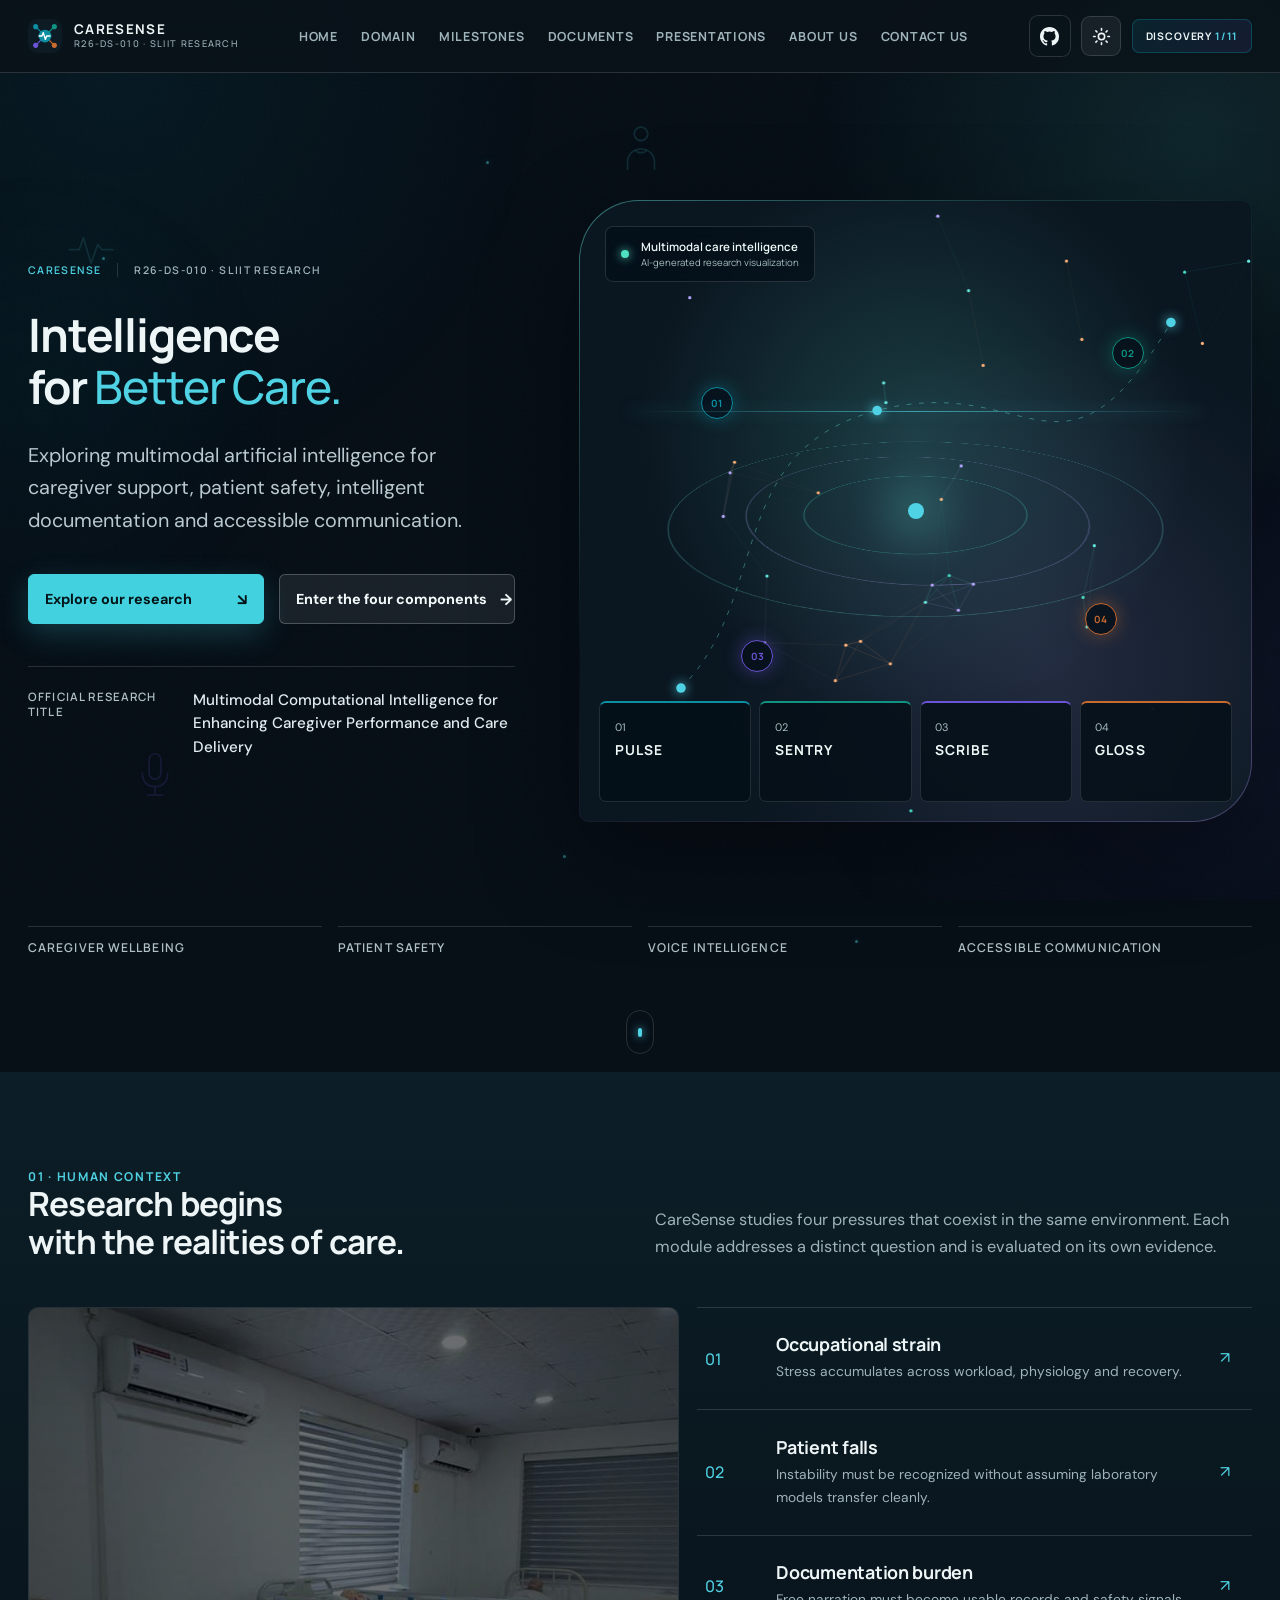
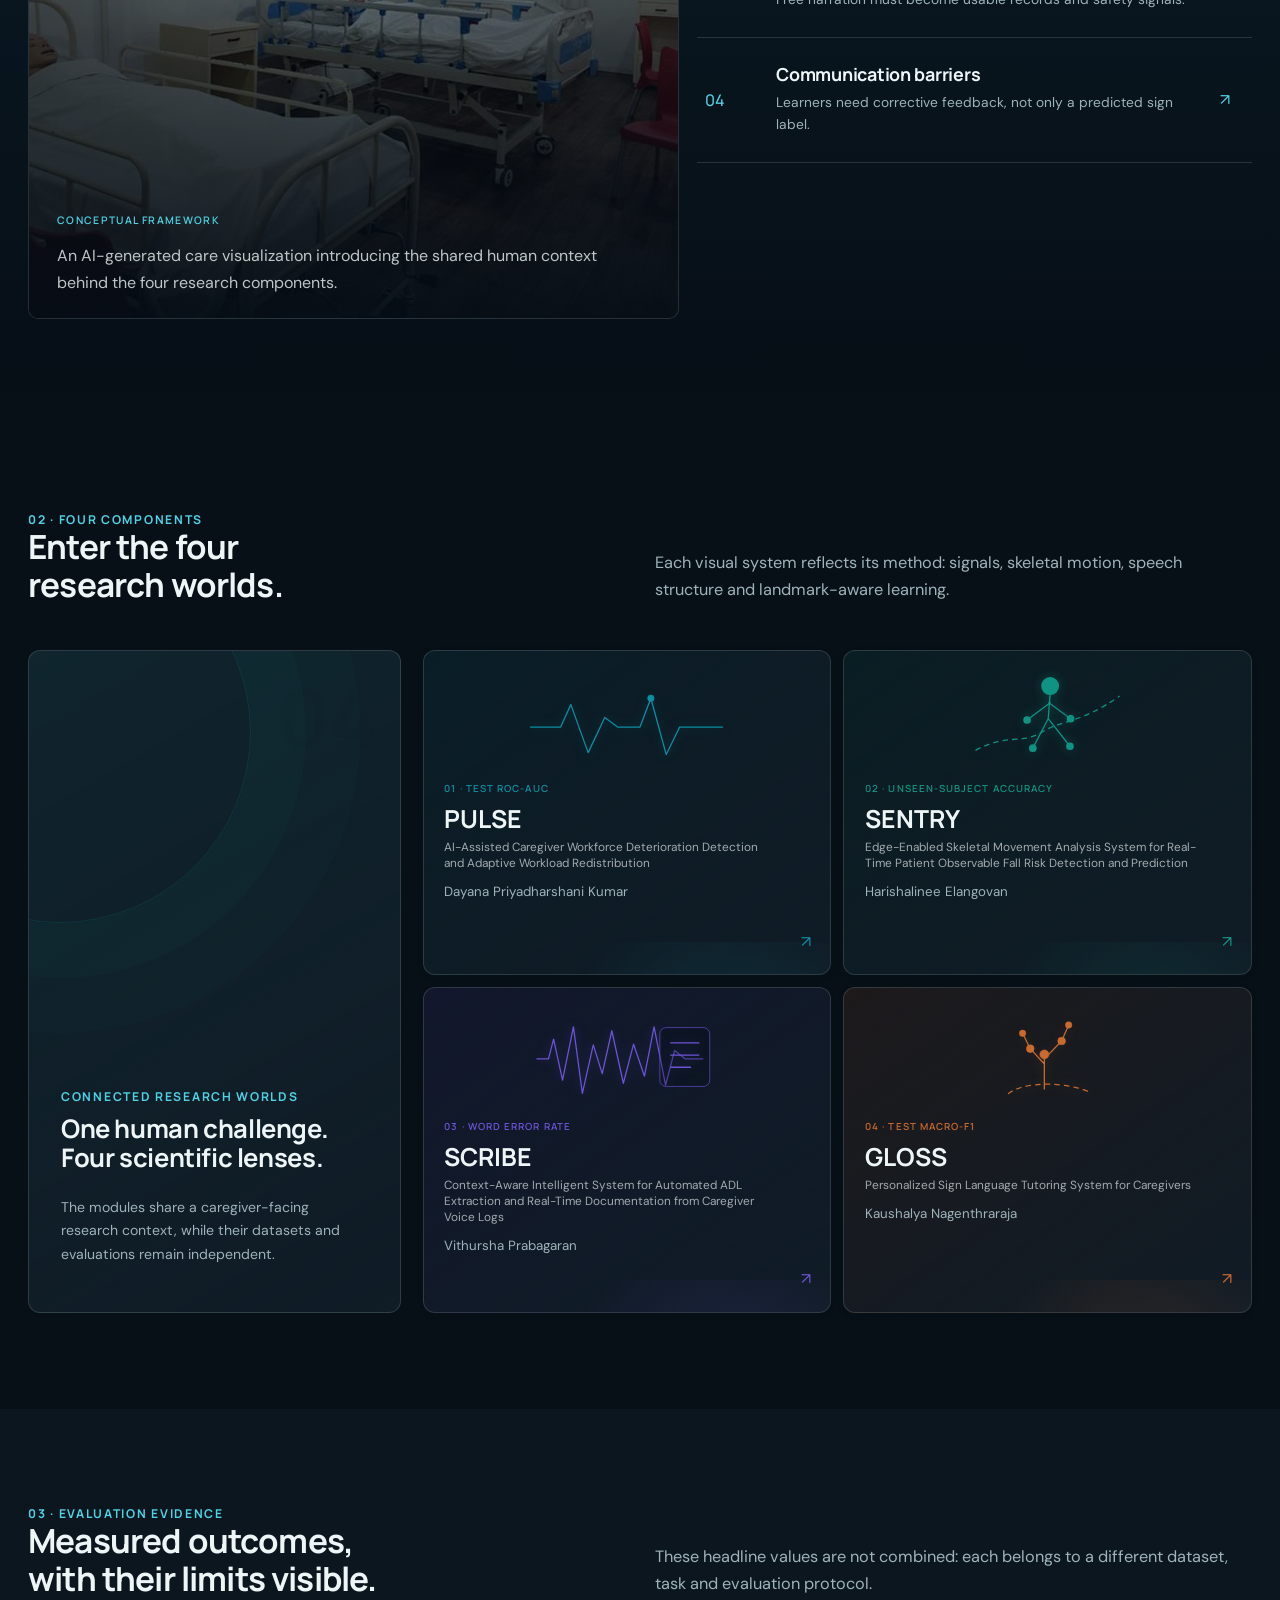
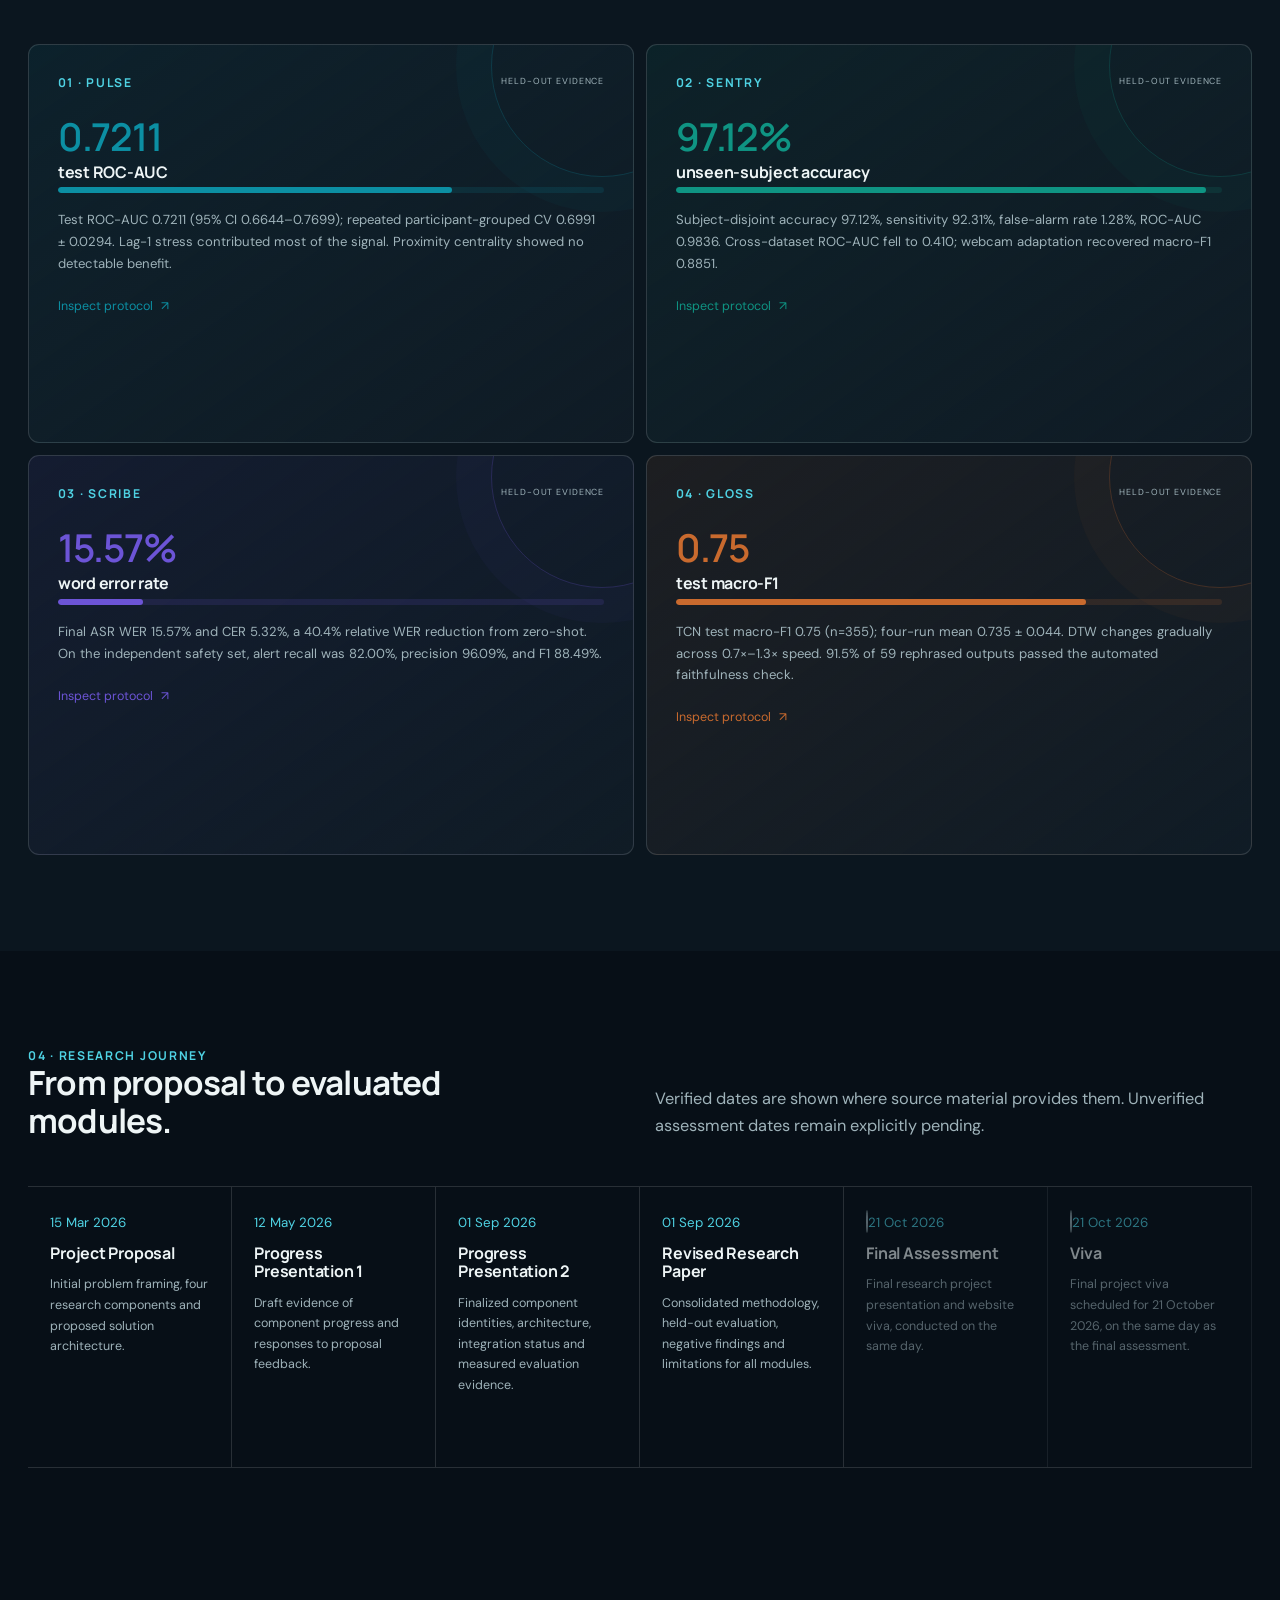
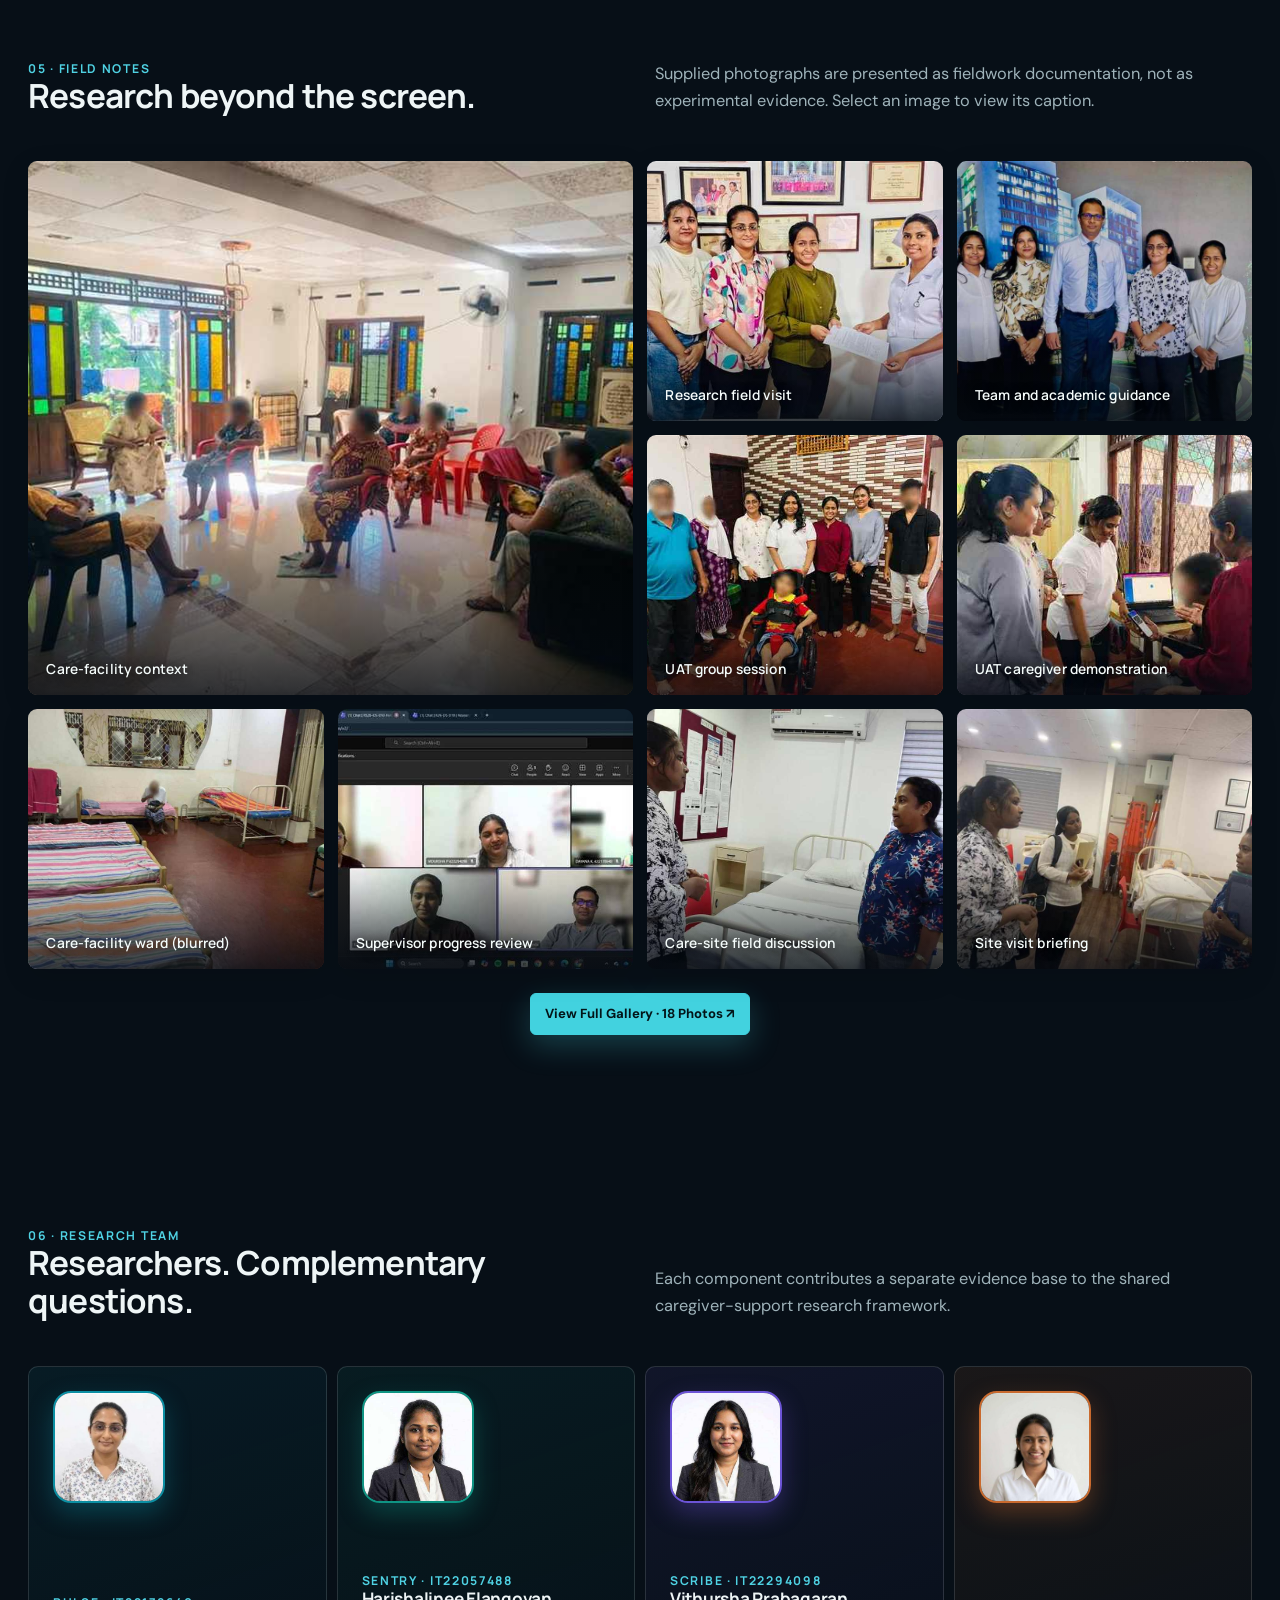
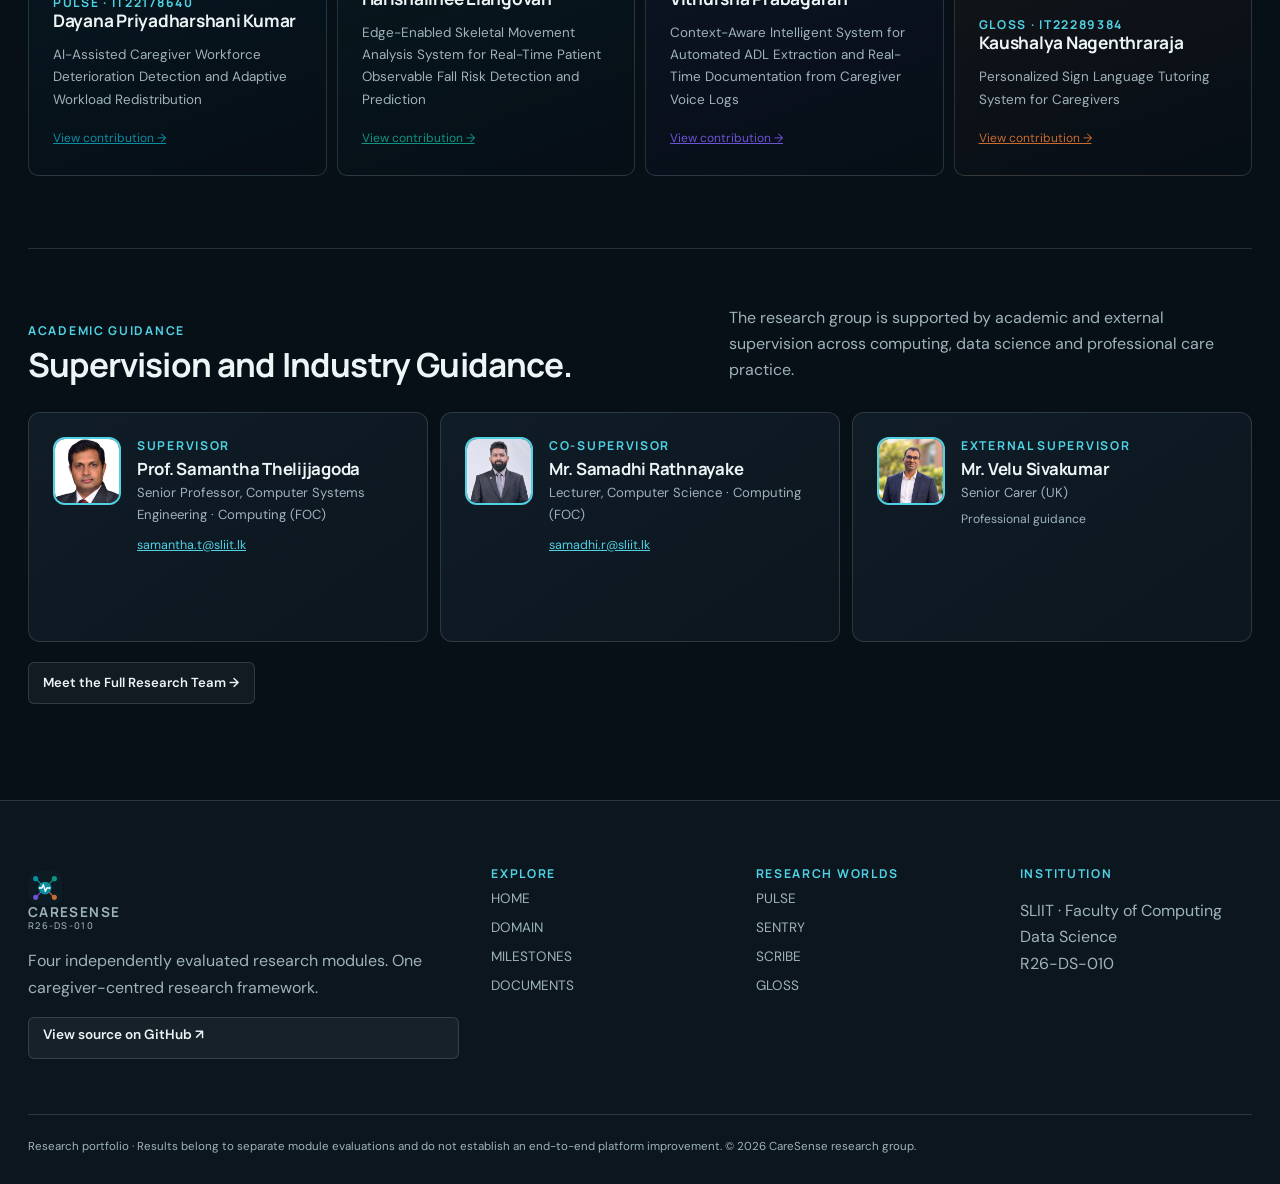
<file: index.html>
<!doctype html><html lang="en"><head><meta charset="utf-8"><meta name="viewport" content="width=device-width,initial-scale=1"><meta name="theme-color" content="#0b8fa0"><meta name="description" content="CareSense — multimodal AI research for caregiver support, patient fall safety, intelligent documentation and accessible communication. SLIIT final-year research portfolio R26-DS-010."><title>CareSense | Intelligent Care Research</title><link rel="icon" href="assets/branding/favicon.ico" sizes="any"><link rel="icon" type="image/svg+xml" href="assets/branding/favicon.svg"><link rel="icon" type="image/png" sizes="32x32" href="assets/branding/favicon-32x32.png"><link rel="icon" type="image/png" sizes="16x16" href="assets/branding/favicon-16x16.png"><link rel="apple-touch-icon" sizes="180x180" href="assets/branding/apple-touch-icon.png"><link rel="manifest" href="assets/branding/site.webmanifest"><link rel="stylesheet" href="css/site.css"><script>try{if(localStorage.getItem('caresense-theme')!=='light')document.documentElement.setAttribute('data-theme','dark')}catch(e){document.documentElement.setAttribute('data-theme','dark')}</script></head><body data-page="home"><a class="skip" href="#main">Skip to content</a><div id="site-header"></div><main id="main"></main><div id="site-footer"></div><div id="viva-root"></div><script src="js/content.js"></script><script src="js/app.js"></script></body></html>
</file>
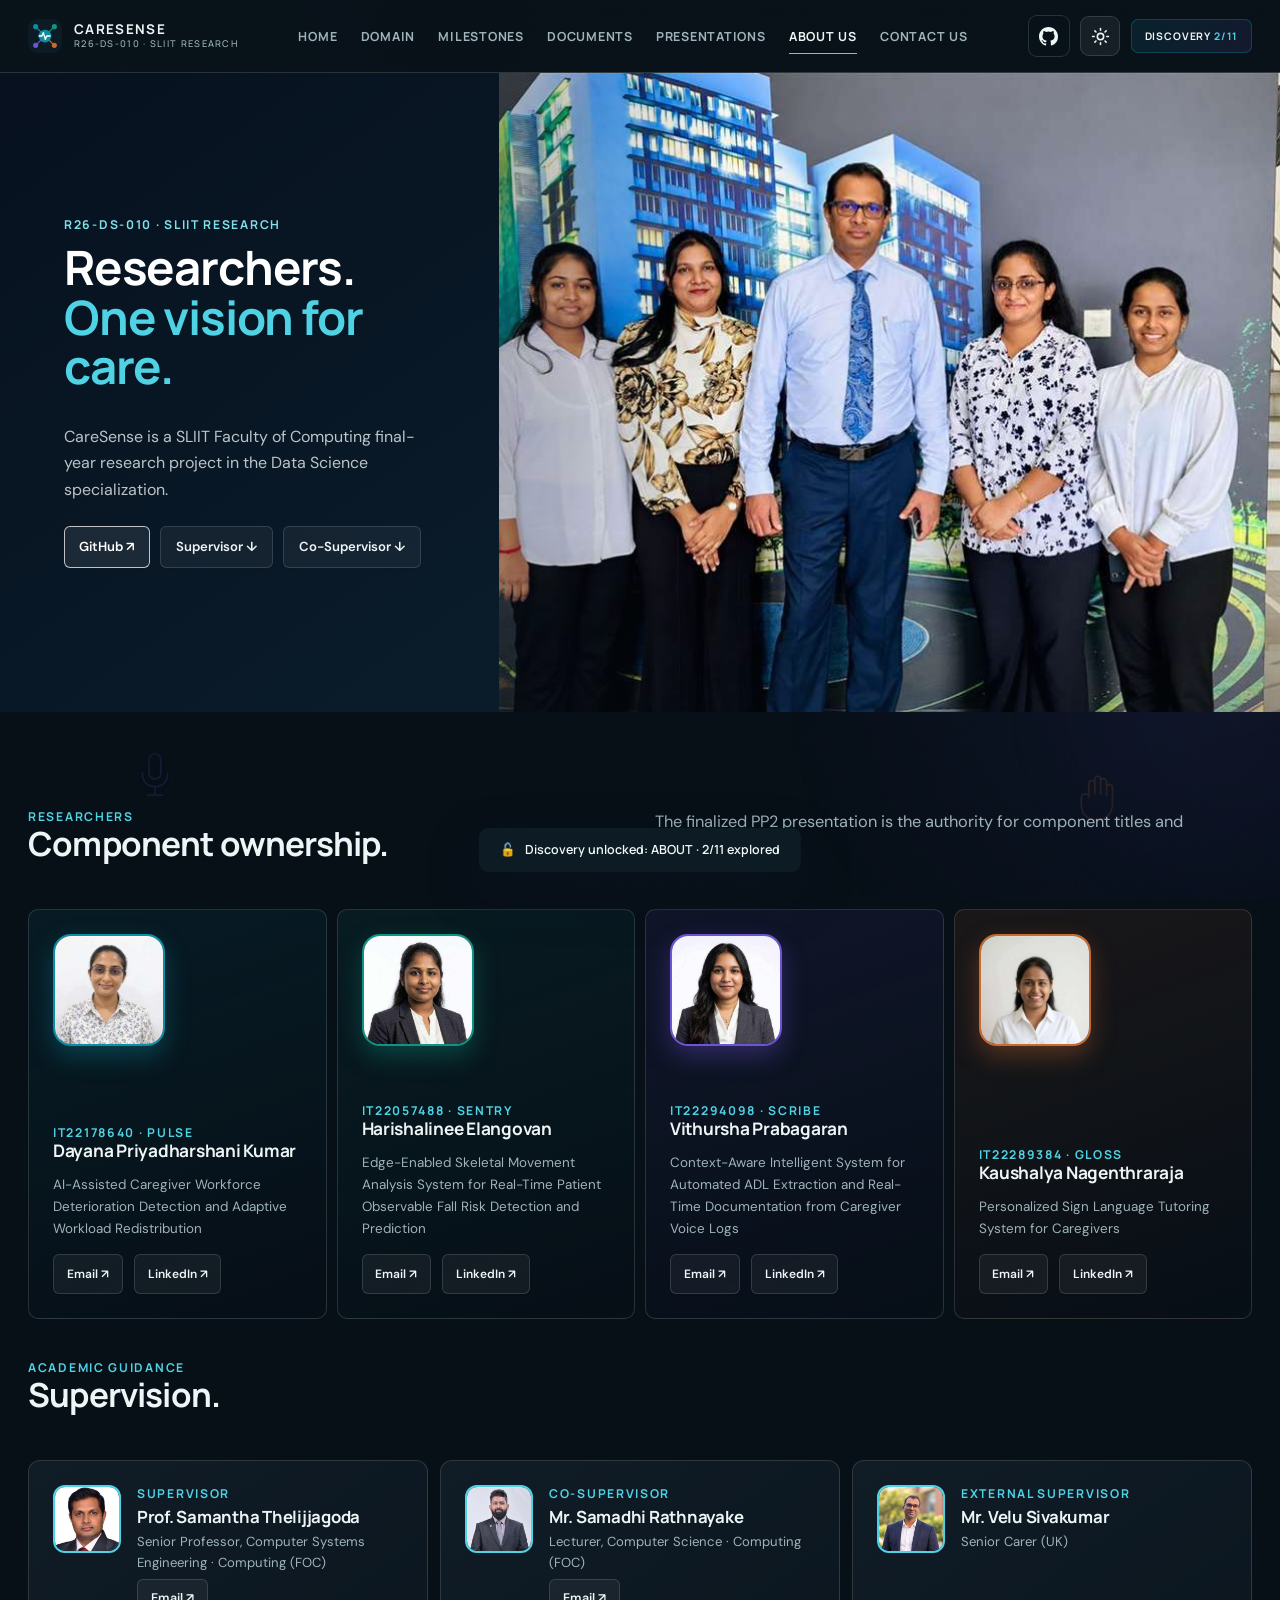
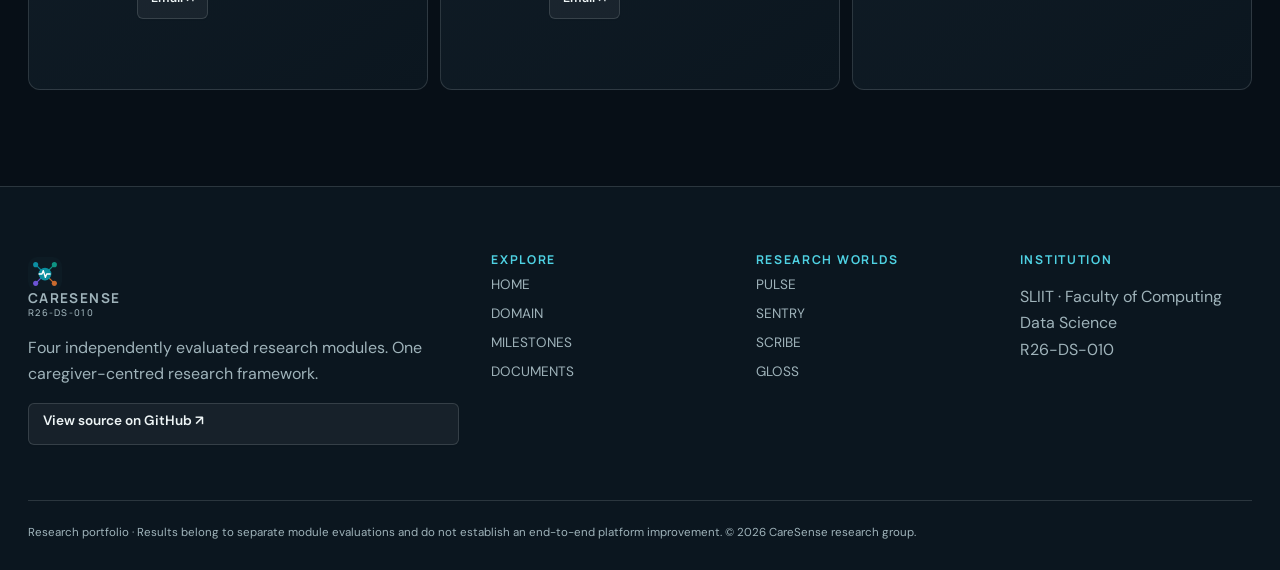
<file: about.html>
<!doctype html><html lang="en"><head><meta charset="utf-8"><meta name="viewport" content="width=device-width,initial-scale=1"><meta name="theme-color" content="#0b8fa0"><meta name="description" content="Meet the CareSense research team — four SLIIT Data Science researchers, each leading one of PULSE, SENTRY, SCRIBE and GLOSS, with their academic supervisors."><title>Our Research Team | CareSense</title><link rel="icon" href="assets/branding/favicon.ico" sizes="any"><link rel="icon" type="image/svg+xml" href="assets/branding/favicon.svg"><link rel="icon" type="image/png" sizes="32x32" href="assets/branding/favicon-32x32.png"><link rel="icon" type="image/png" sizes="16x16" href="assets/branding/favicon-16x16.png"><link rel="apple-touch-icon" sizes="180x180" href="assets/branding/apple-touch-icon.png"><link rel="manifest" href="assets/branding/site.webmanifest"><link rel="stylesheet" href="css/site.css"><script>try{if(localStorage.getItem('caresense-theme')!=='light')document.documentElement.setAttribute('data-theme','dark')}catch(e){document.documentElement.setAttribute('data-theme','dark')}</script></head><body data-page="about"><a class="skip" href="#main">Skip to content</a><div id="site-header"></div><main id="main"></main><div id="site-footer"></div><div id="viva-root"></div><script src="js/content.js"></script><script src="js/app.js"></script></body></html>
</file>
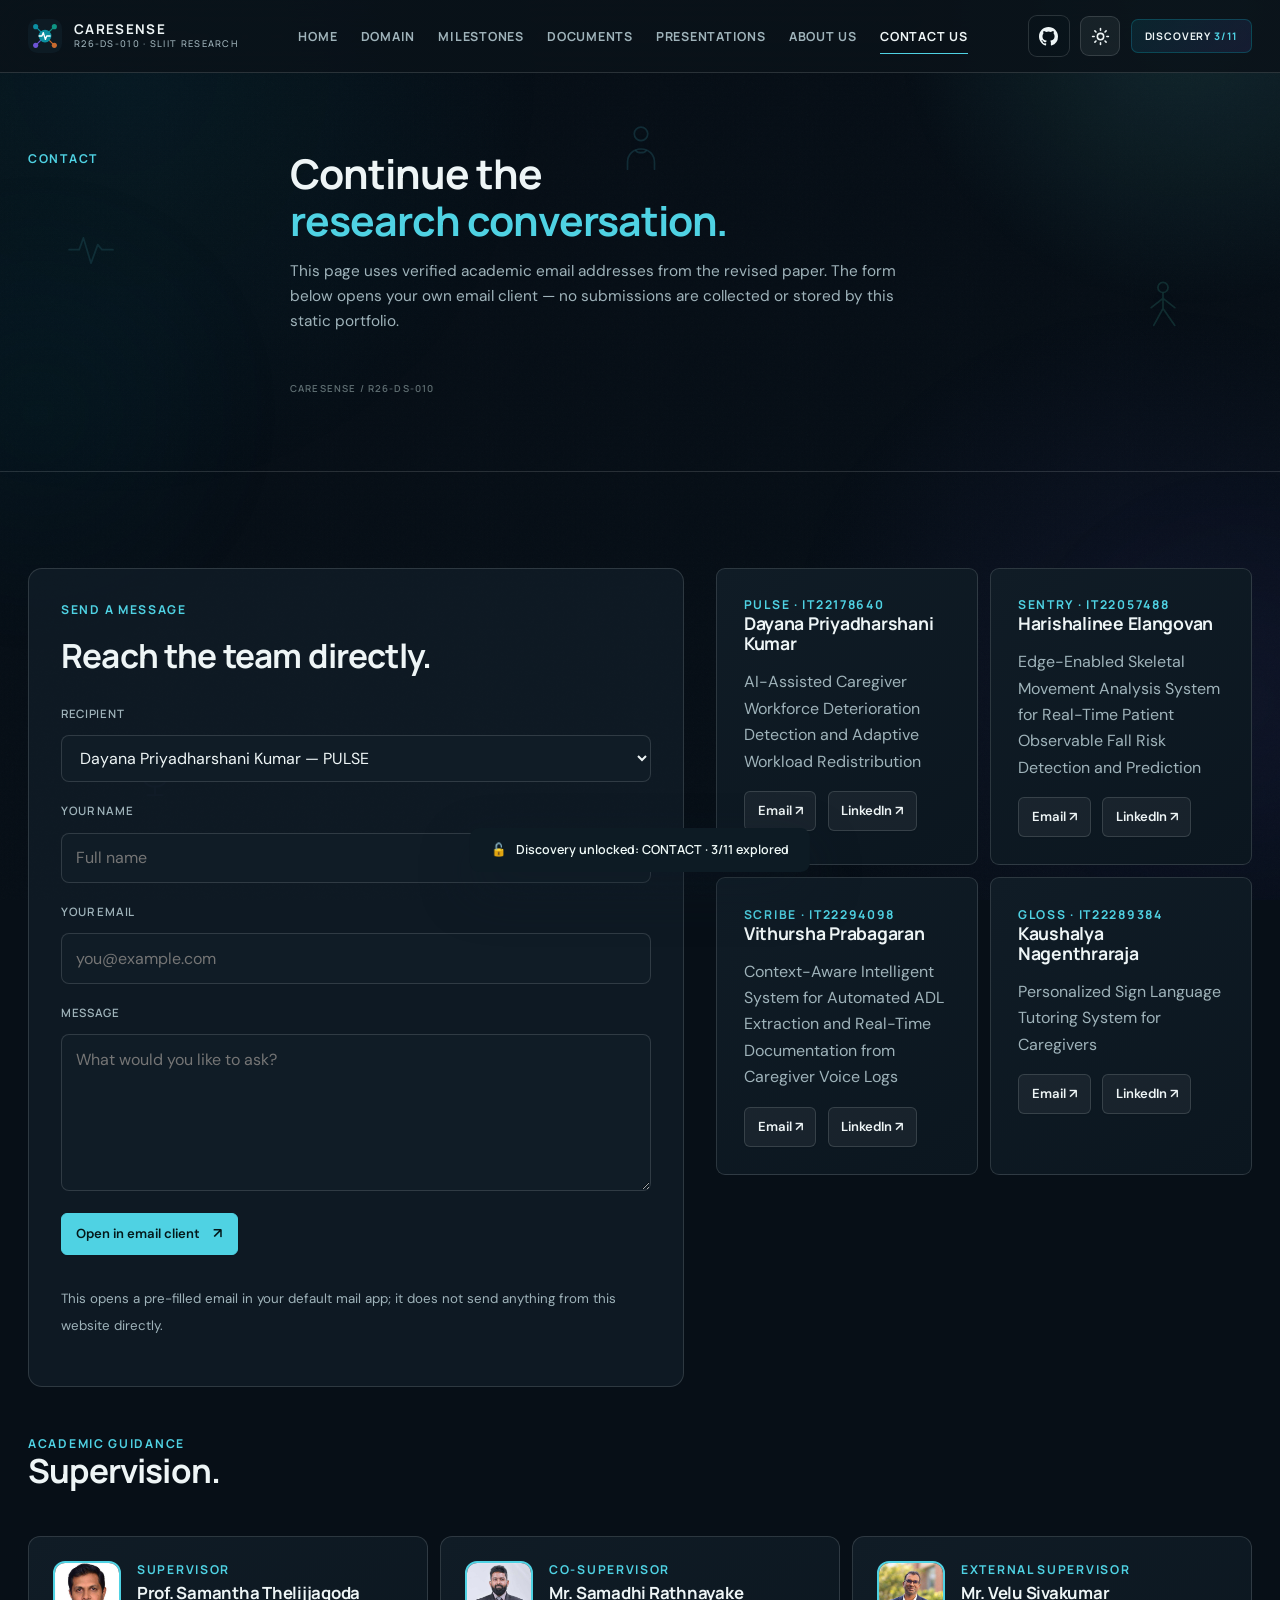
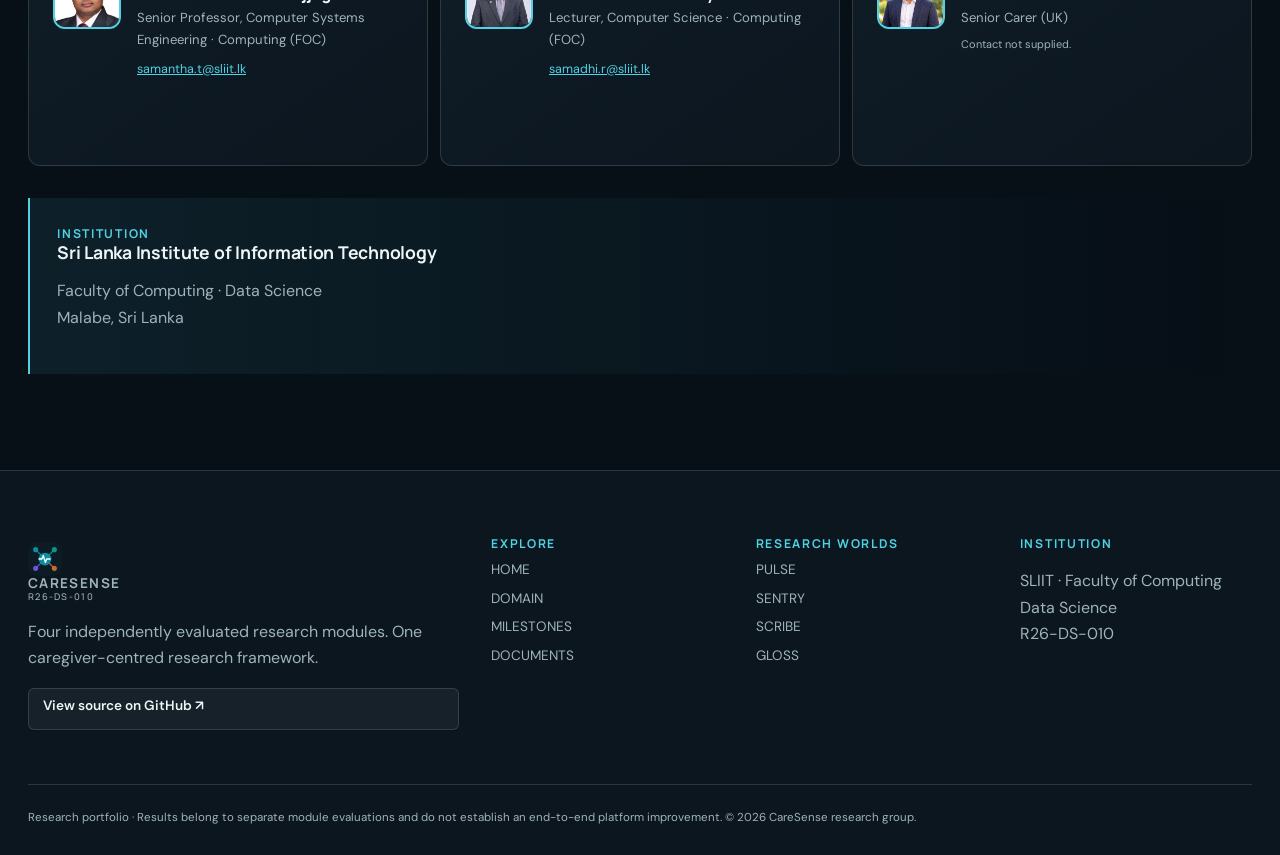
<file: contact.html>
<!doctype html><html lang="en"><head><meta charset="utf-8"><meta name="viewport" content="width=device-width,initial-scale=1"><meta name="theme-color" content="#0b8fa0"><meta name="description" content="Contact the CareSense research team and academic supervisors at SLIIT's Faculty of Computing, Data Science specialization."><title>Contact | CareSense</title><link rel="icon" href="assets/branding/favicon.ico" sizes="any"><link rel="icon" type="image/svg+xml" href="assets/branding/favicon.svg"><link rel="icon" type="image/png" sizes="32x32" href="assets/branding/favicon-32x32.png"><link rel="icon" type="image/png" sizes="16x16" href="assets/branding/favicon-16x16.png"><link rel="apple-touch-icon" sizes="180x180" href="assets/branding/apple-touch-icon.png"><link rel="manifest" href="assets/branding/site.webmanifest"><link rel="stylesheet" href="css/site.css"><script>try{if(localStorage.getItem('caresense-theme')!=='light')document.documentElement.setAttribute('data-theme','dark')}catch(e){document.documentElement.setAttribute('data-theme','dark')}</script></head><body data-page="contact"><a class="skip" href="#main">Skip to content</a><div id="site-header"></div><main id="main"></main><div id="site-footer"></div><div id="viva-root"></div><script src="js/content.js"></script><script src="js/app.js"></script></body></html>
</file>
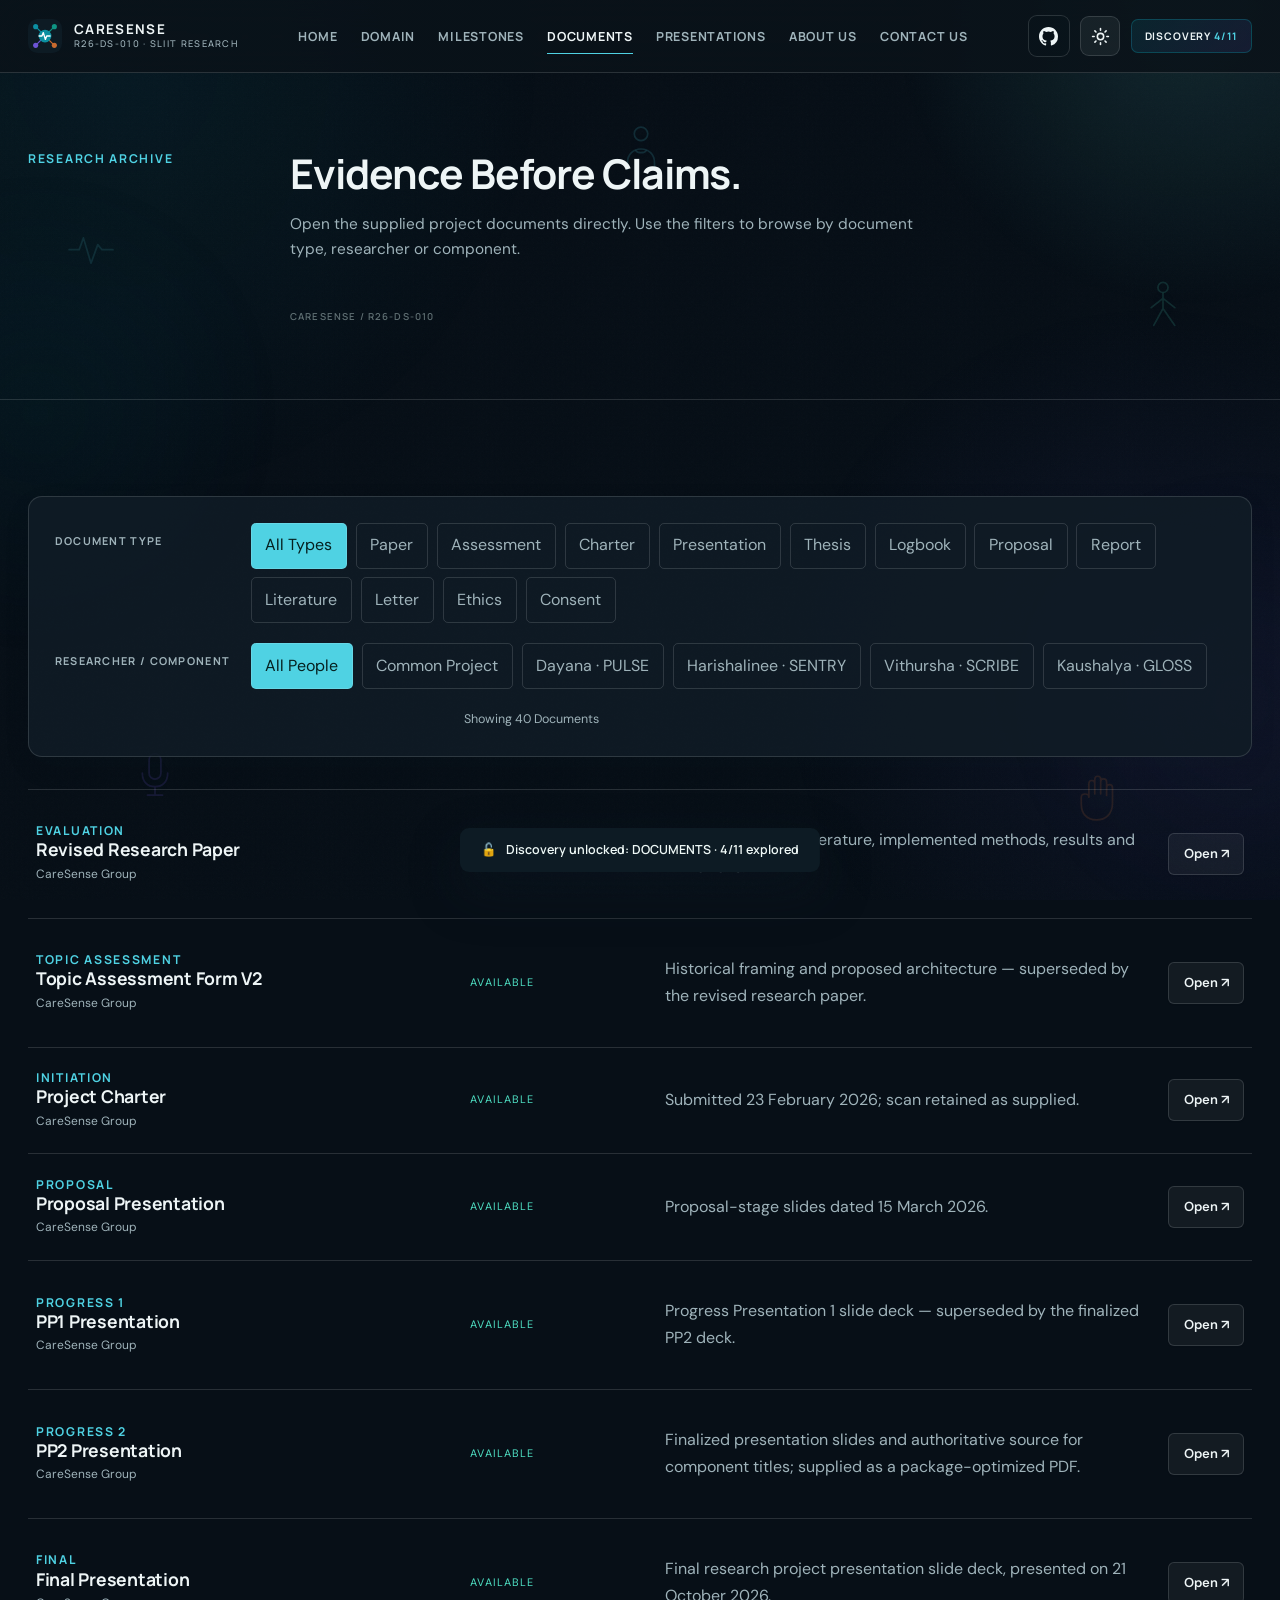
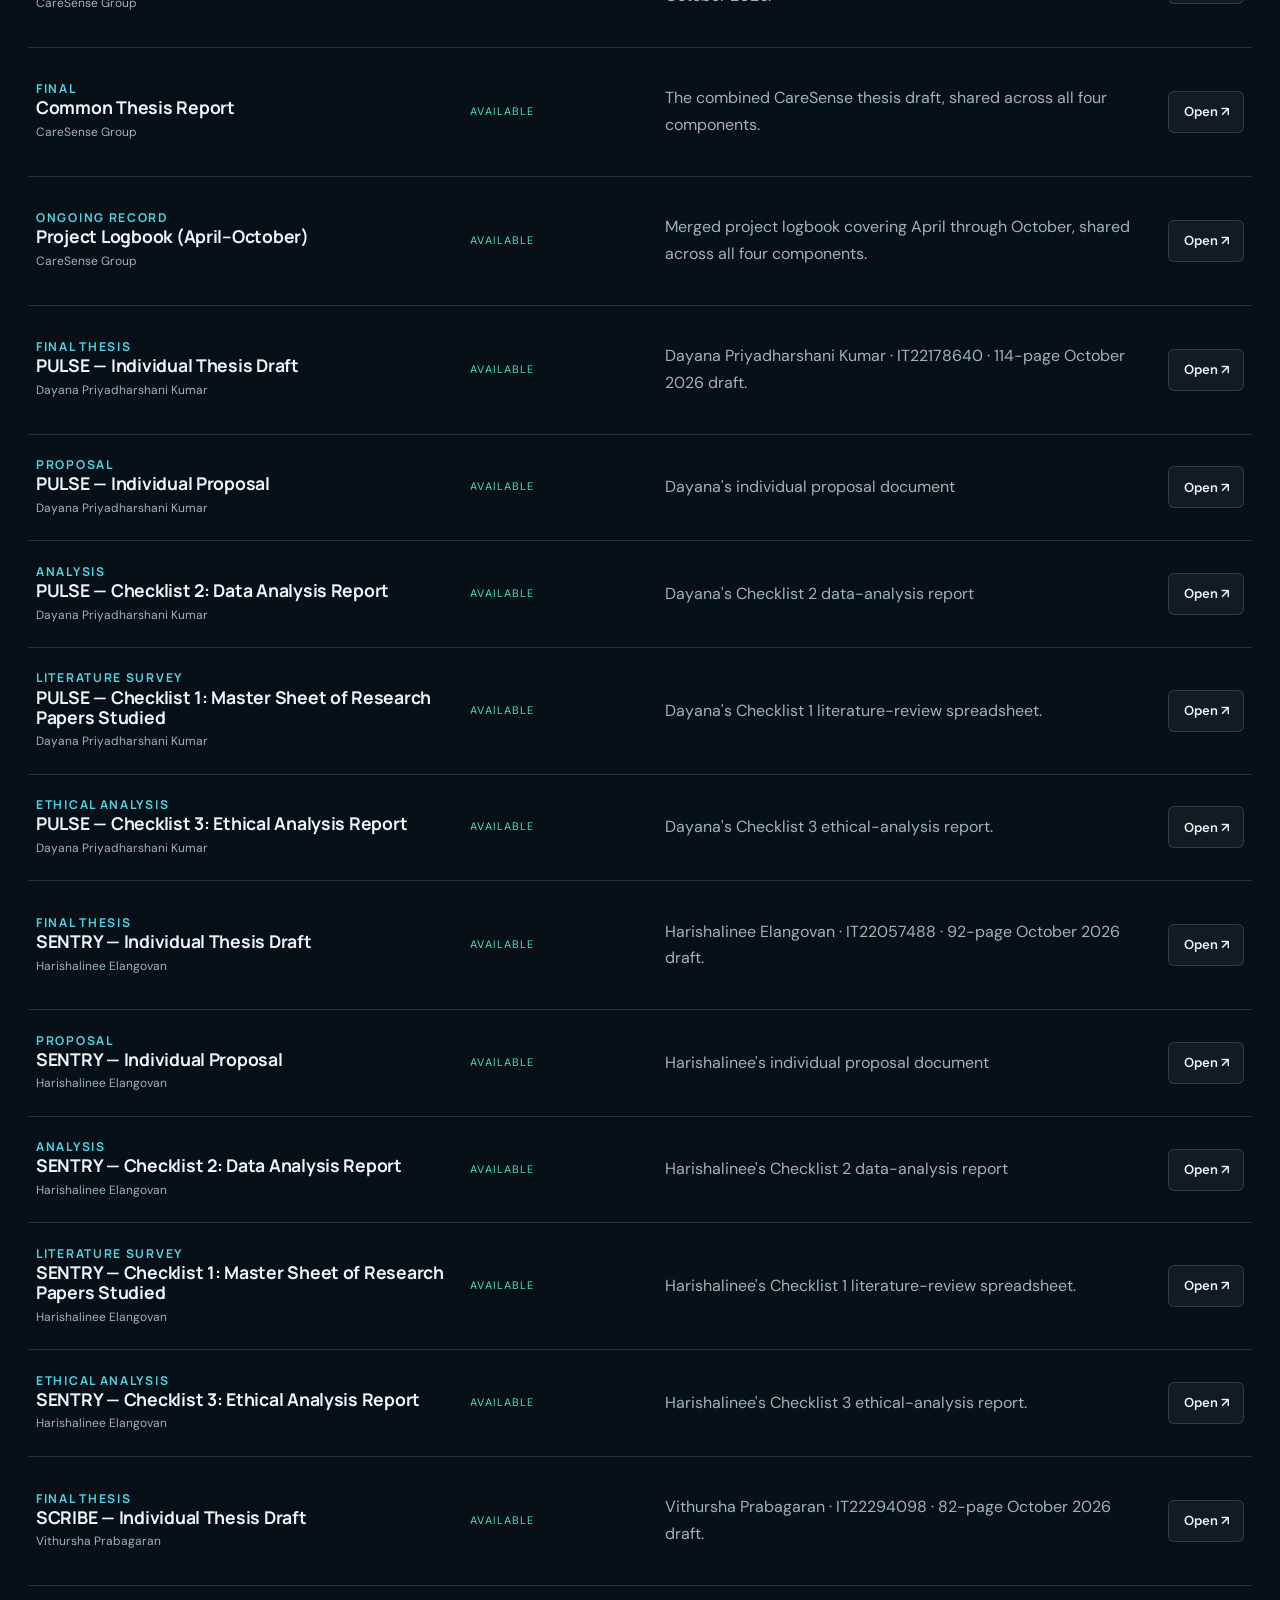
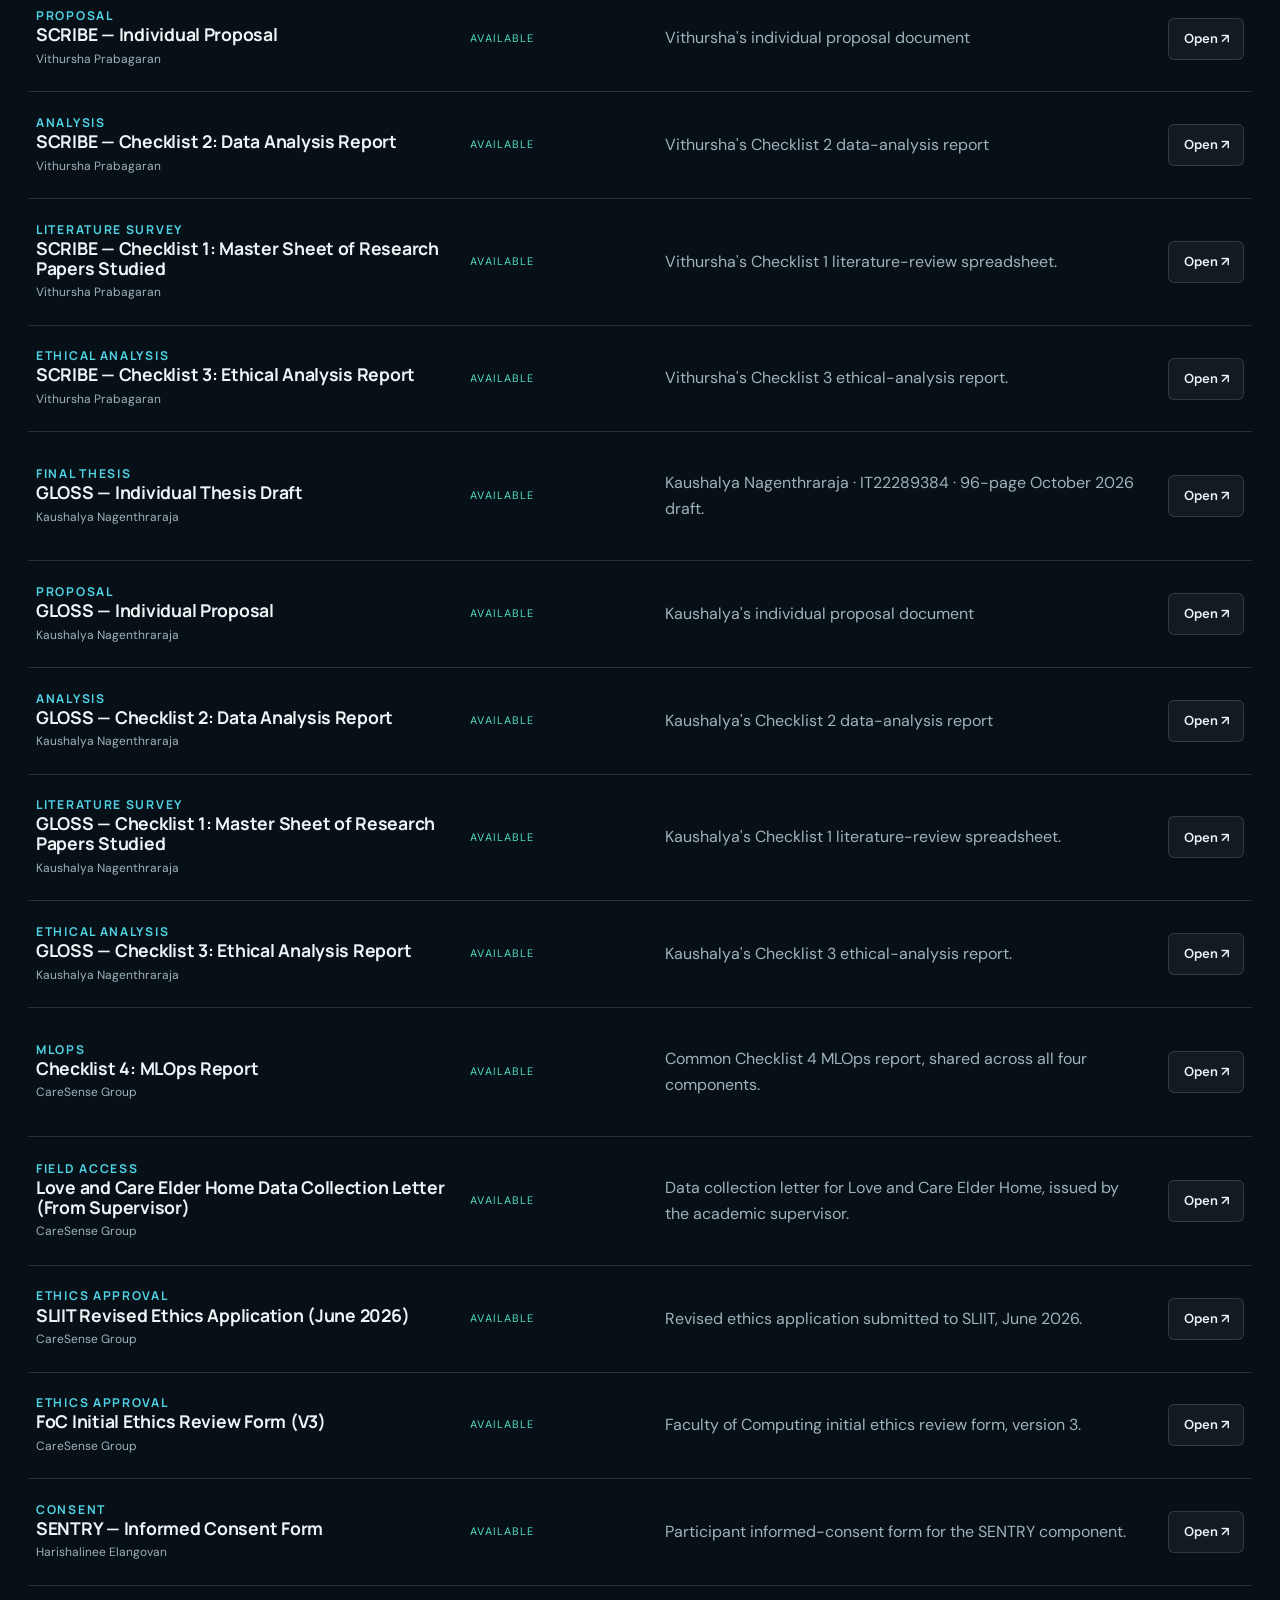
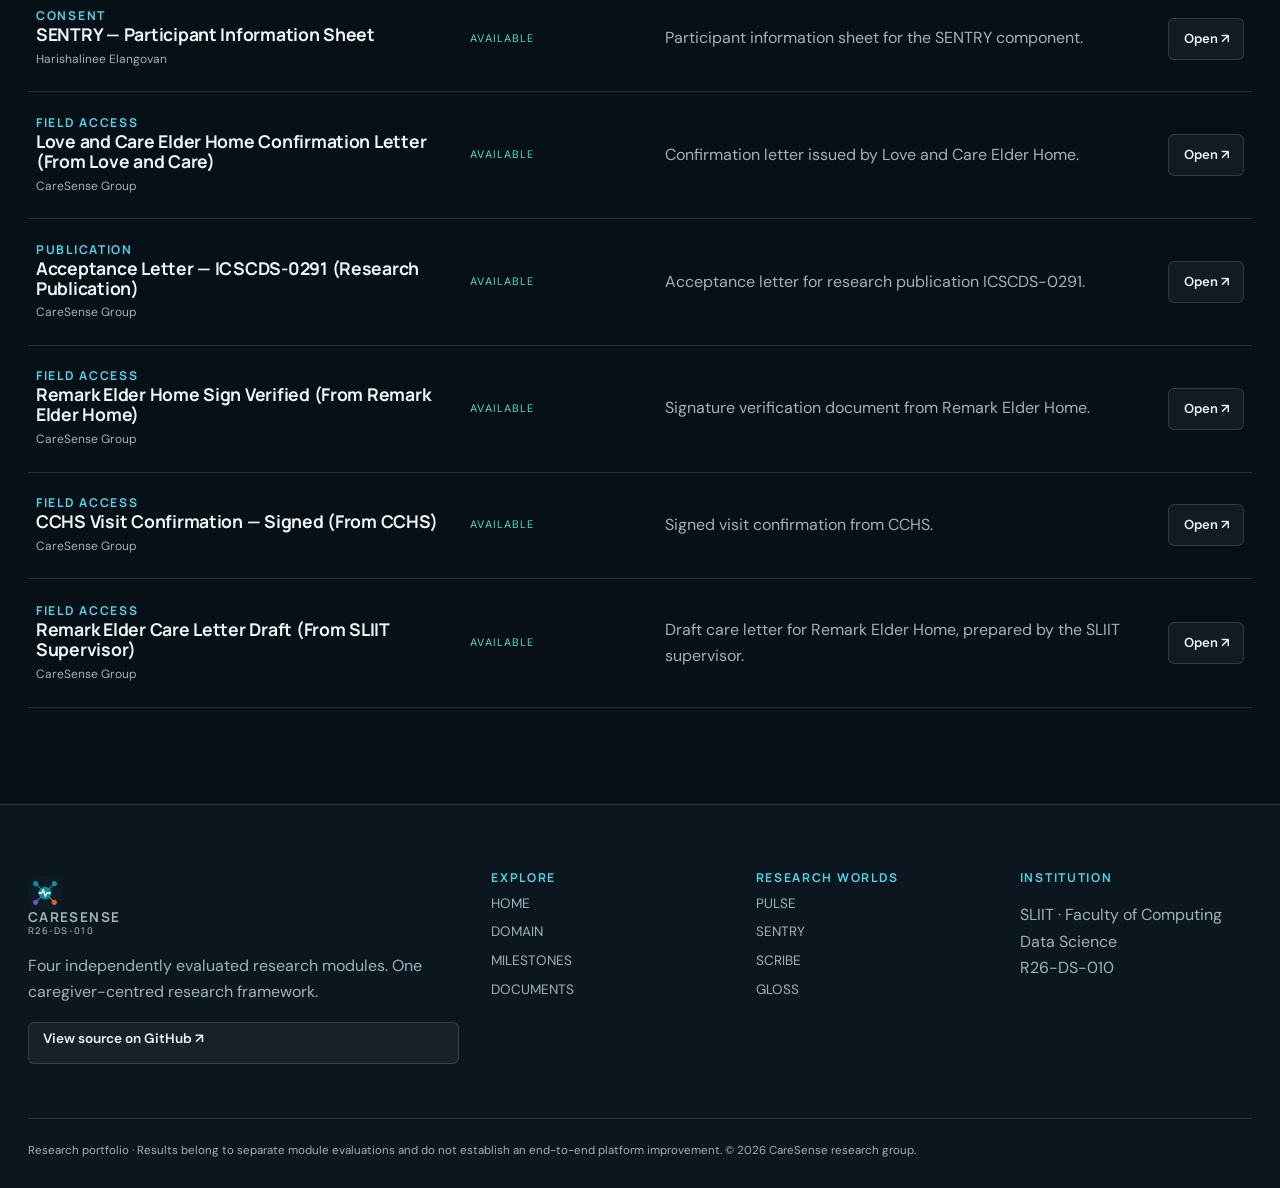
<file: documents.html>
<!doctype html><html lang="en"><head><meta charset="utf-8"><meta name="viewport" content="width=device-width,initial-scale=1"><meta name="theme-color" content="#0b8fa0"><meta name="description" content="Research archive for CareSense: the revised paper, topic assessment form, proposal and progress presentations, and individual thesis drafts for all four components."><title>Research Documents | CareSense</title><link rel="icon" href="assets/branding/favicon.ico" sizes="any"><link rel="icon" type="image/svg+xml" href="assets/branding/favicon.svg"><link rel="icon" type="image/png" sizes="32x32" href="assets/branding/favicon-32x32.png"><link rel="icon" type="image/png" sizes="16x16" href="assets/branding/favicon-16x16.png"><link rel="apple-touch-icon" sizes="180x180" href="assets/branding/apple-touch-icon.png"><link rel="manifest" href="assets/branding/site.webmanifest"><link rel="stylesheet" href="css/site.css"><script>try{if(localStorage.getItem('caresense-theme')!=='light')document.documentElement.setAttribute('data-theme','dark')}catch(e){document.documentElement.setAttribute('data-theme','dark')}</script></head><body data-page="documents"><a class="skip" href="#main">Skip to content</a><div id="site-header"></div><main id="main"></main><div id="site-footer"></div><div id="viva-root"></div><script src="js/content.js"></script><script src="js/app.js"></script></body></html>
</file>
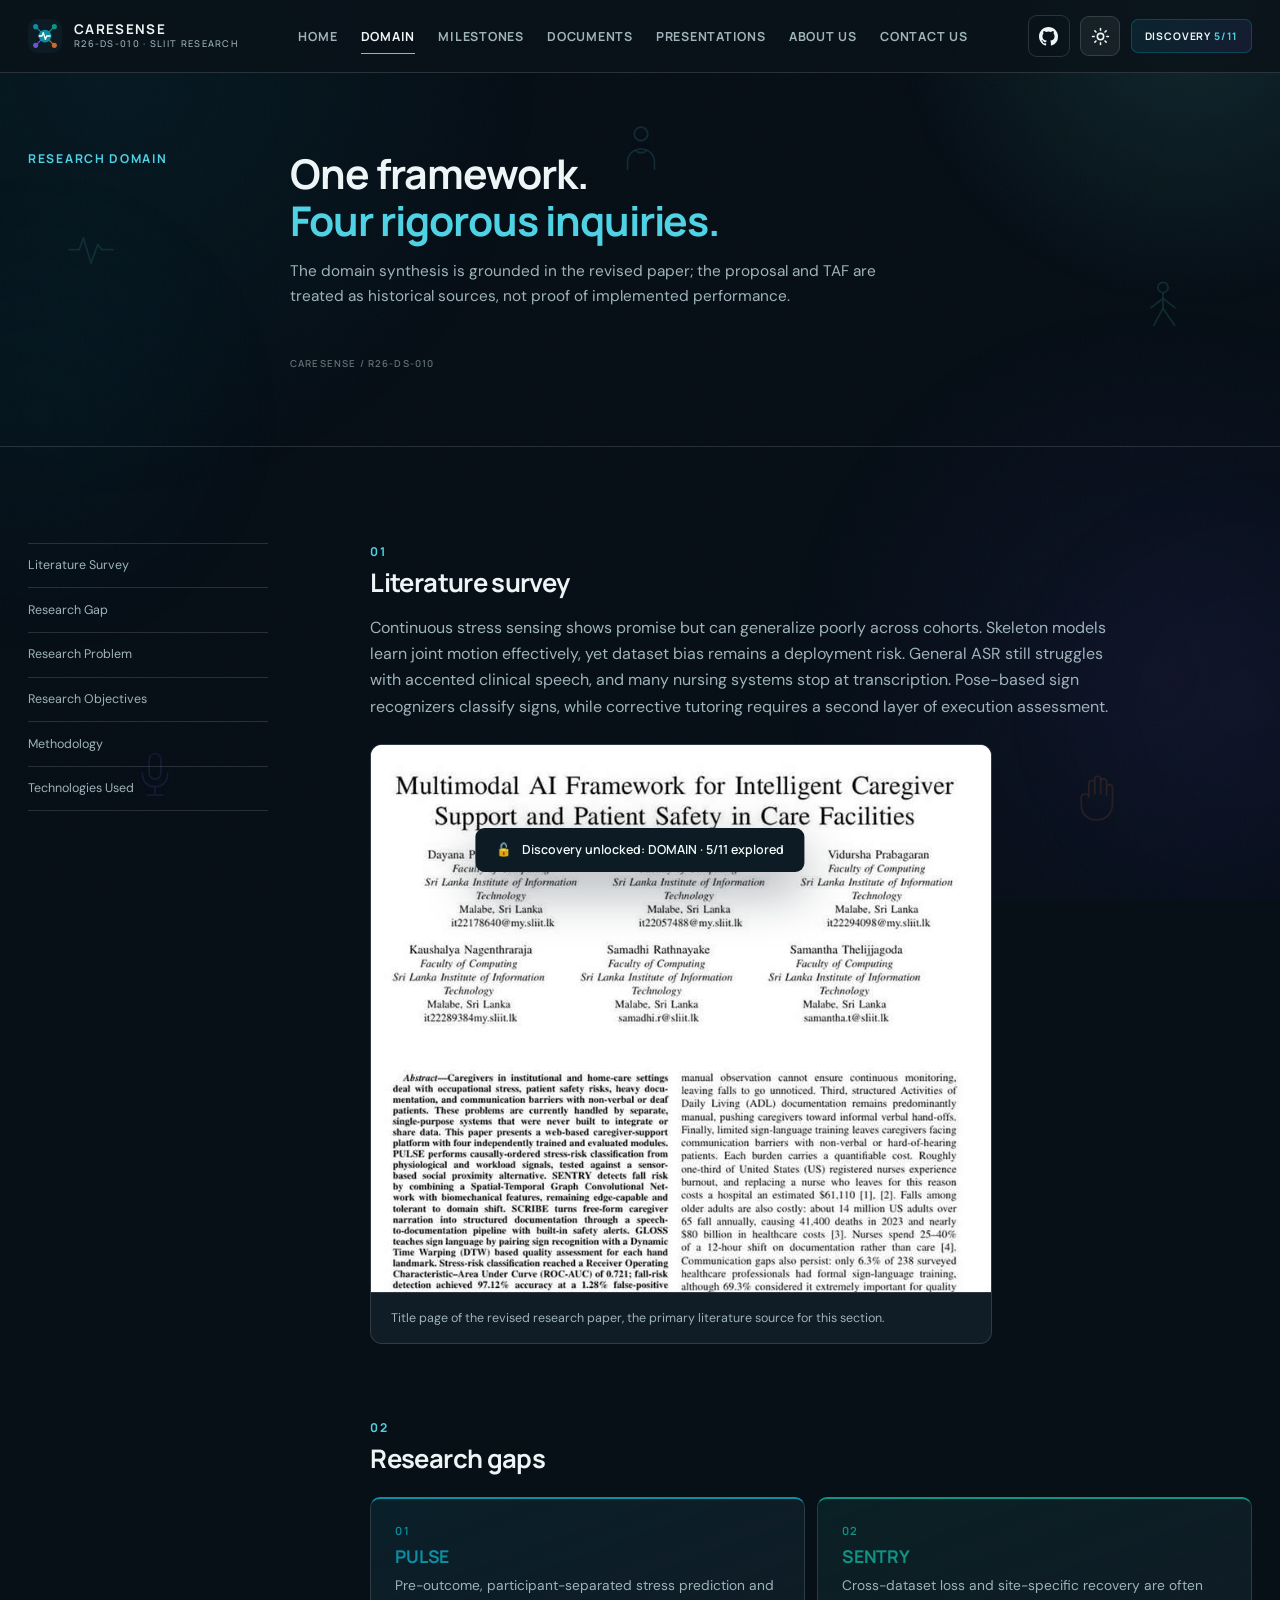
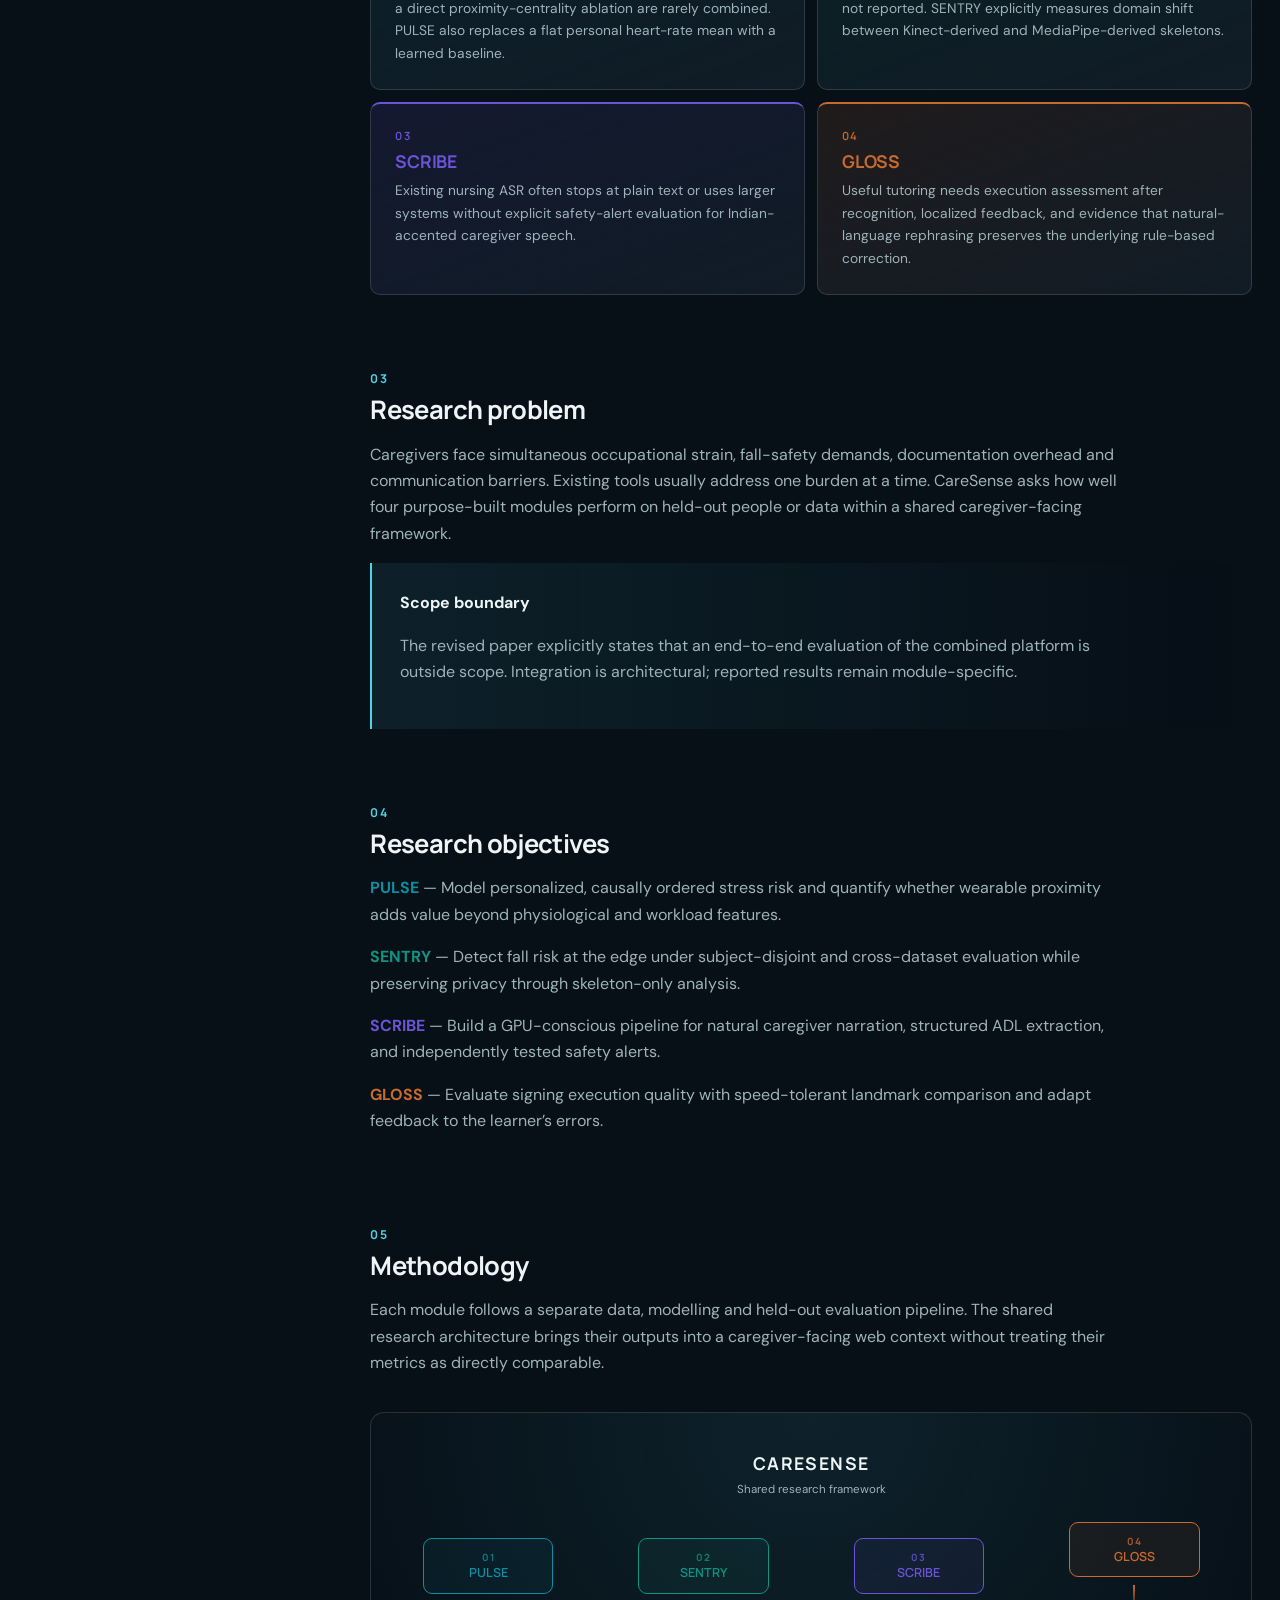
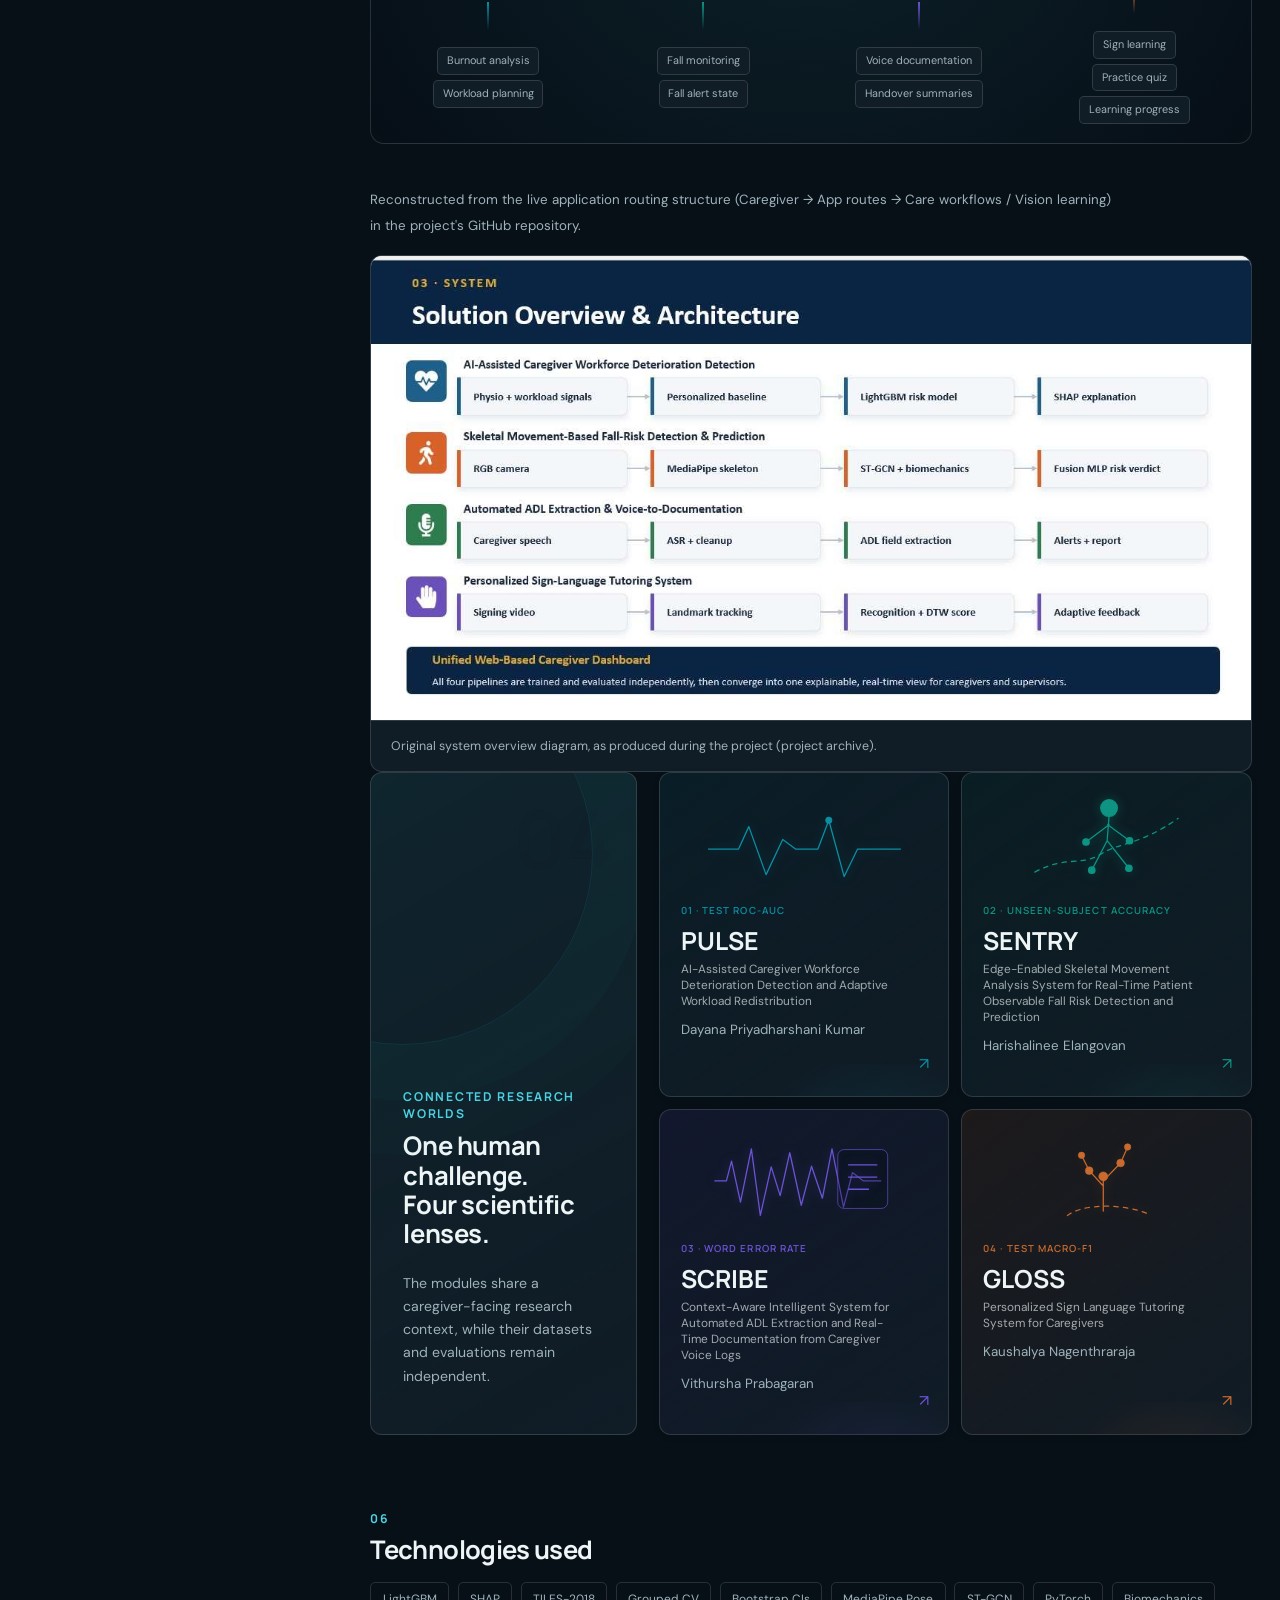
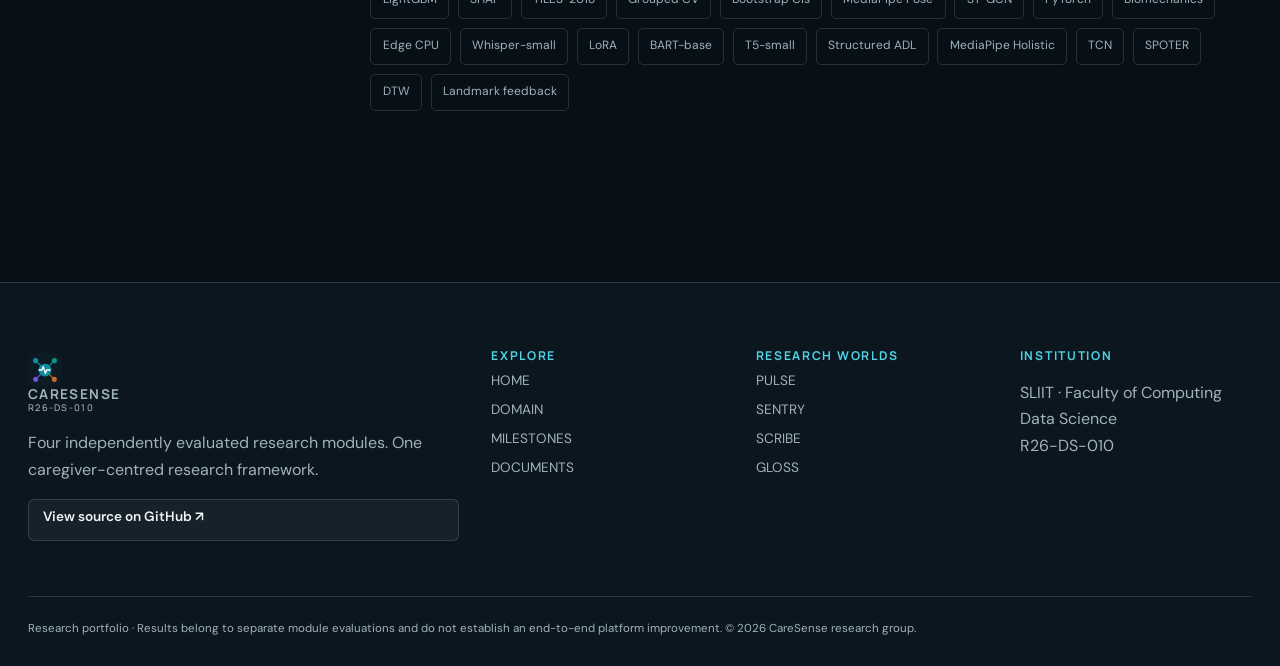
<file: domain.html>
<!doctype html><html lang="en"><head><meta charset="utf-8"><meta name="viewport" content="width=device-width,initial-scale=1"><meta name="theme-color" content="#0b8fa0"><meta name="description" content="Literature survey, research gaps, problem statement, objectives, methodology and technologies behind CareSense's four research components."><title>Research Domain | CareSense</title><link rel="icon" href="assets/branding/favicon.ico" sizes="any"><link rel="icon" type="image/svg+xml" href="assets/branding/favicon.svg"><link rel="icon" type="image/png" sizes="32x32" href="assets/branding/favicon-32x32.png"><link rel="icon" type="image/png" sizes="16x16" href="assets/branding/favicon-16x16.png"><link rel="apple-touch-icon" sizes="180x180" href="assets/branding/apple-touch-icon.png"><link rel="manifest" href="assets/branding/site.webmanifest"><link rel="stylesheet" href="css/site.css"><script>try{if(localStorage.getItem('caresense-theme')!=='light')document.documentElement.setAttribute('data-theme','dark')}catch(e){document.documentElement.setAttribute('data-theme','dark')}</script></head><body data-page="domain"><a class="skip" href="#main">Skip to content</a><div id="site-header"></div><main id="main"></main><div id="site-footer"></div><div id="viva-root"></div><script src="js/content.js"></script><script src="js/app.js"></script></body></html>
</file>
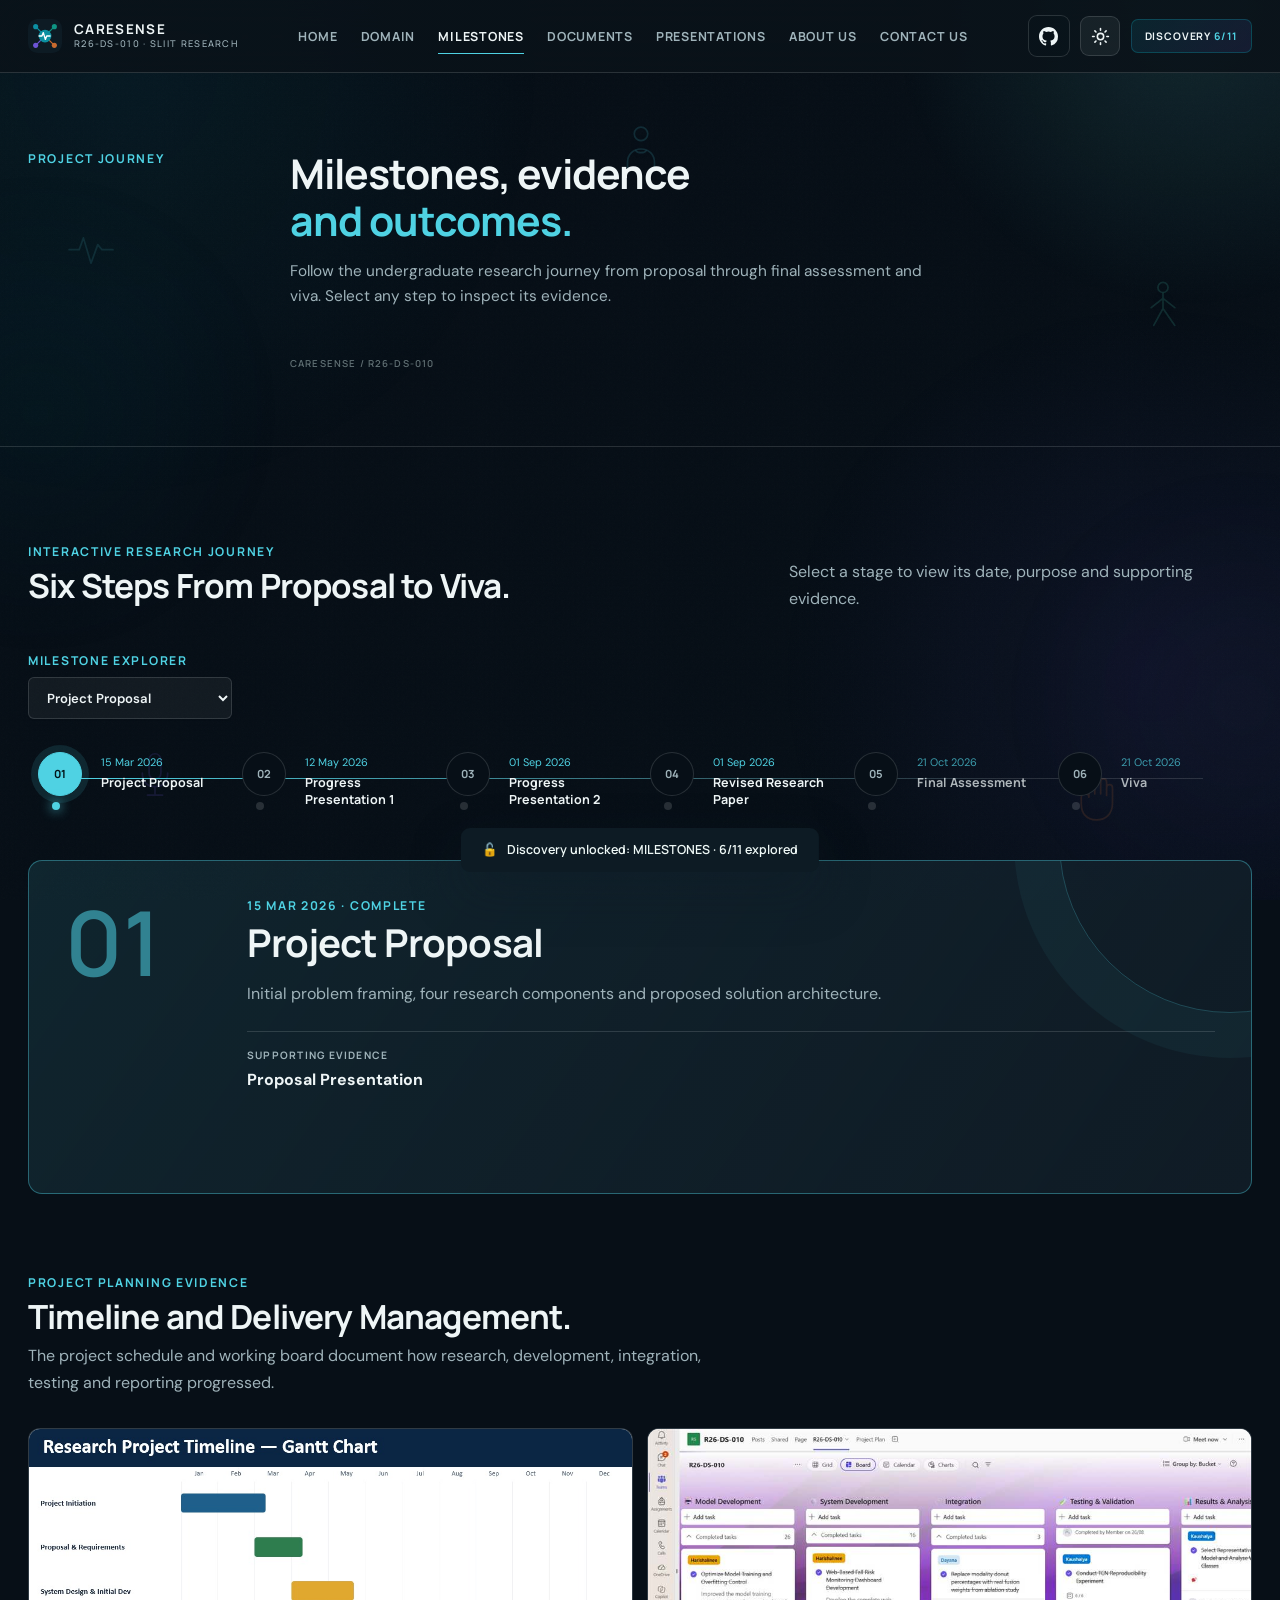
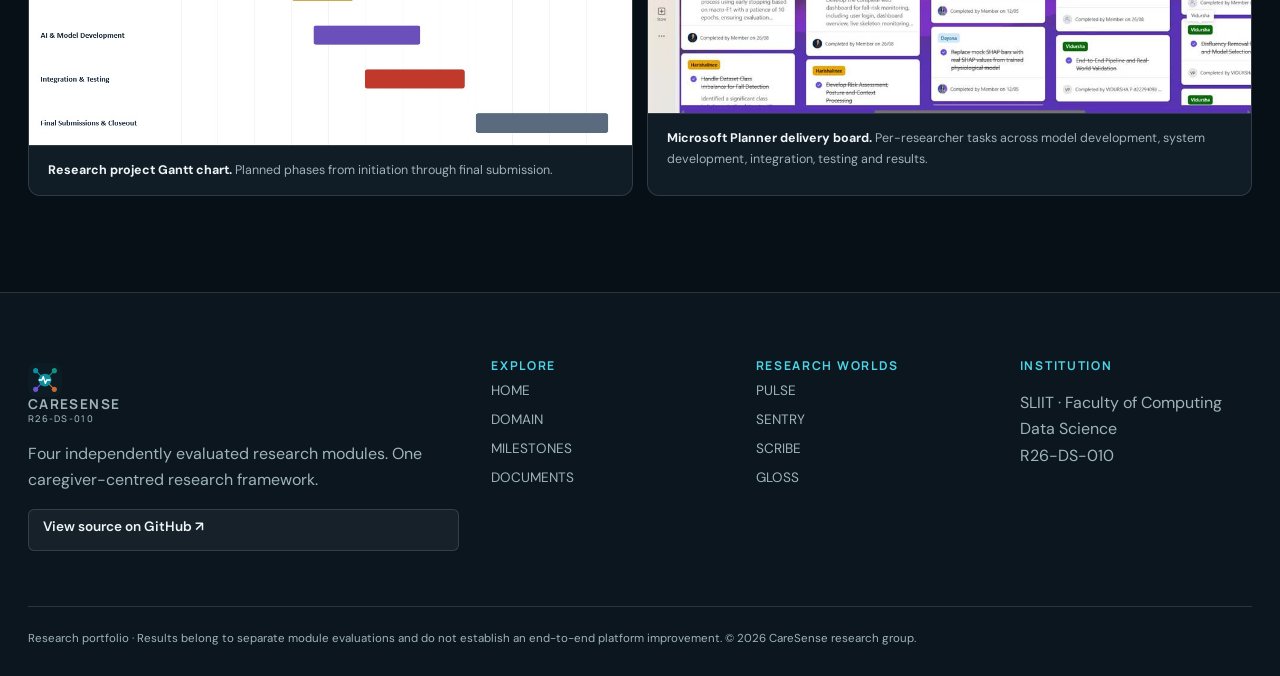
<file: milestones.html>
<!doctype html><html lang="en"><head><meta charset="utf-8"><meta name="viewport" content="width=device-width,initial-scale=1"><meta name="theme-color" content="#0b8fa0"><meta name="description" content="CareSense project milestones: proposal, progress presentations, revised research paper and final assessment, with verified dates and evidence."><title>Research Milestones | CareSense</title><link rel="icon" href="assets/branding/favicon.ico" sizes="any"><link rel="icon" type="image/svg+xml" href="assets/branding/favicon.svg"><link rel="icon" type="image/png" sizes="32x32" href="assets/branding/favicon-32x32.png"><link rel="icon" type="image/png" sizes="16x16" href="assets/branding/favicon-16x16.png"><link rel="apple-touch-icon" sizes="180x180" href="assets/branding/apple-touch-icon.png"><link rel="manifest" href="assets/branding/site.webmanifest"><link rel="stylesheet" href="css/site.css"><script>try{if(localStorage.getItem('caresense-theme')!=='light')document.documentElement.setAttribute('data-theme','dark')}catch(e){document.documentElement.setAttribute('data-theme','dark')}</script></head><body data-page="milestones"><a class="skip" href="#main">Skip to content</a><div id="site-header"></div><main id="main"></main><div id="site-footer"></div><div id="viva-root"></div><script src="js/content.js"></script><script src="js/app.js"></script></body></html>
</file>
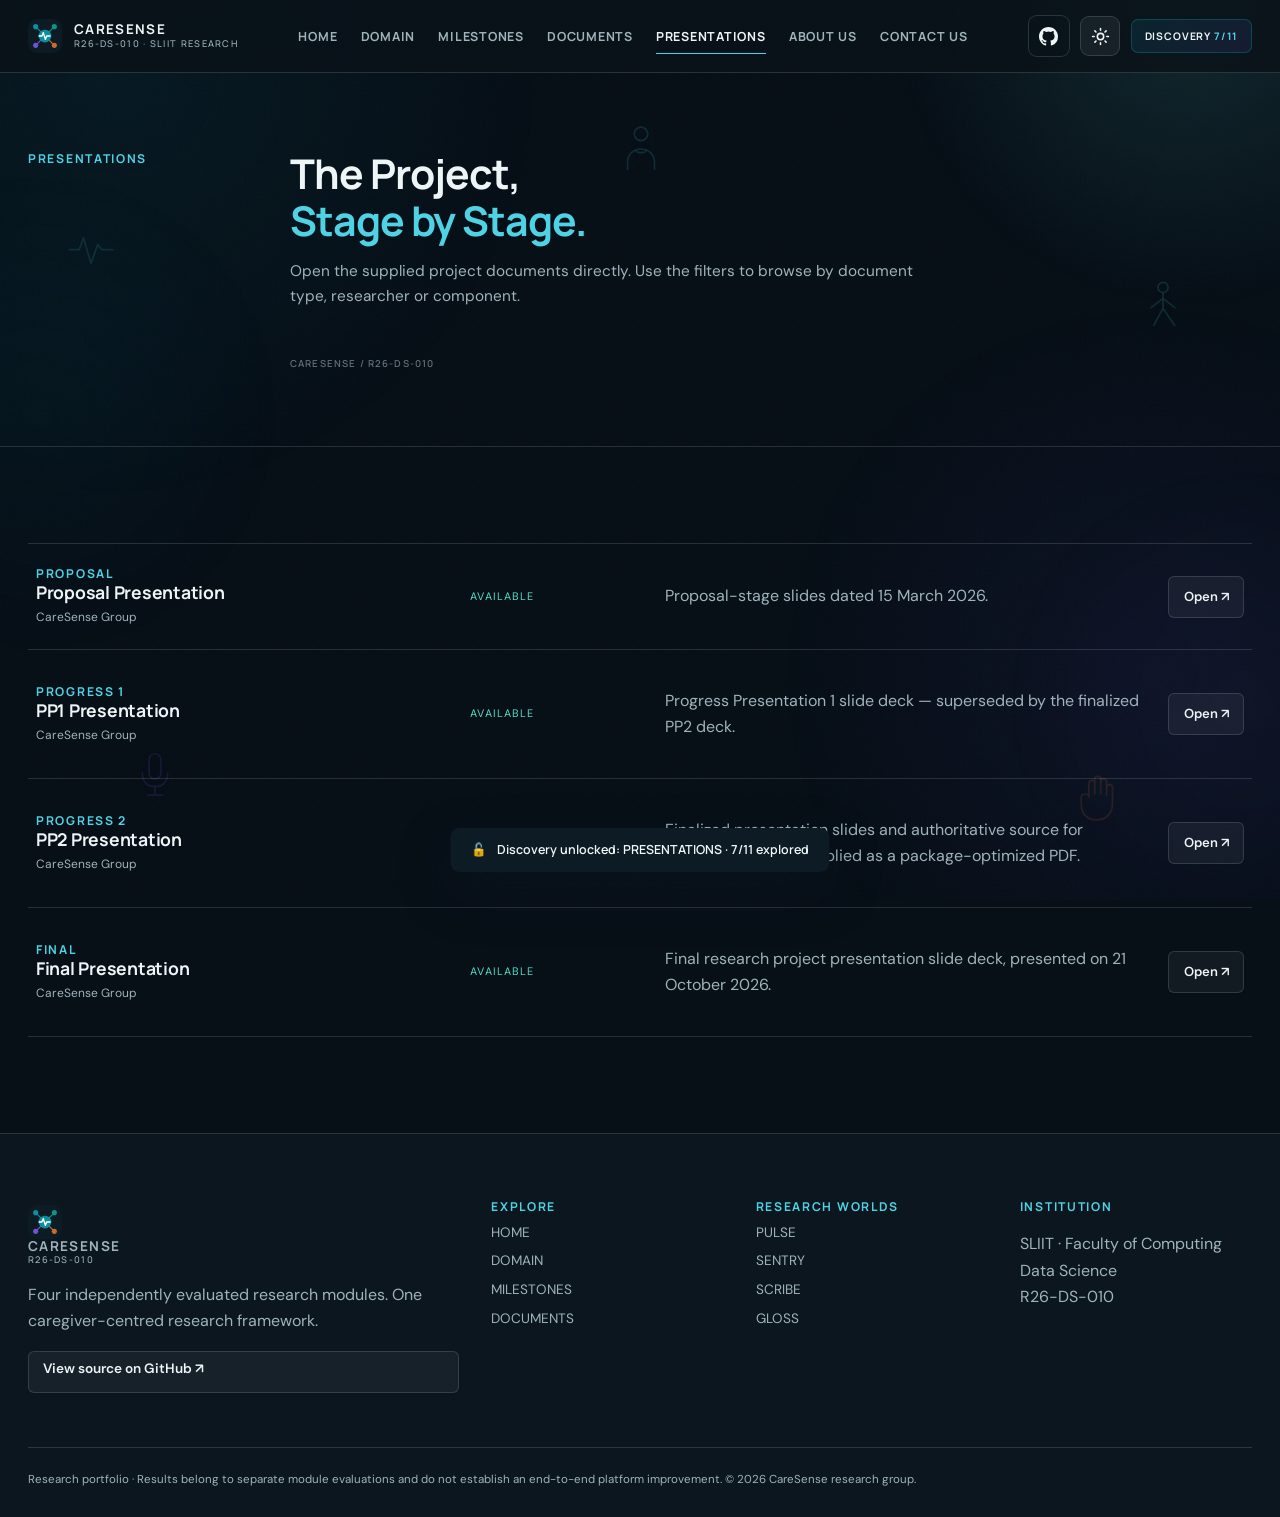
<file: presentations.html>
<!doctype html><html lang="en"><head><meta charset="utf-8"><meta name="viewport" content="width=device-width,initial-scale=1"><meta name="theme-color" content="#0b8fa0"><meta name="description" content="Slides from CareSense's proposal, progress and final presentations, from project kickoff through to the finalized PP2 deck."><title>Research Presentations | CareSense</title><link rel="icon" href="assets/branding/favicon.ico" sizes="any"><link rel="icon" type="image/svg+xml" href="assets/branding/favicon.svg"><link rel="icon" type="image/png" sizes="32x32" href="assets/branding/favicon-32x32.png"><link rel="icon" type="image/png" sizes="16x16" href="assets/branding/favicon-16x16.png"><link rel="apple-touch-icon" sizes="180x180" href="assets/branding/apple-touch-icon.png"><link rel="manifest" href="assets/branding/site.webmanifest"><link rel="stylesheet" href="css/site.css"><script>try{if(localStorage.getItem('caresense-theme')!=='light')document.documentElement.setAttribute('data-theme','dark')}catch(e){document.documentElement.setAttribute('data-theme','dark')}</script></head><body data-page="presentations"><a class="skip" href="#main">Skip to content</a><div id="site-header"></div><main id="main"></main><div id="site-footer"></div><div id="viva-root"></div><script src="js/content.js"></script><script src="js/app.js"></script></body></html>
</file>
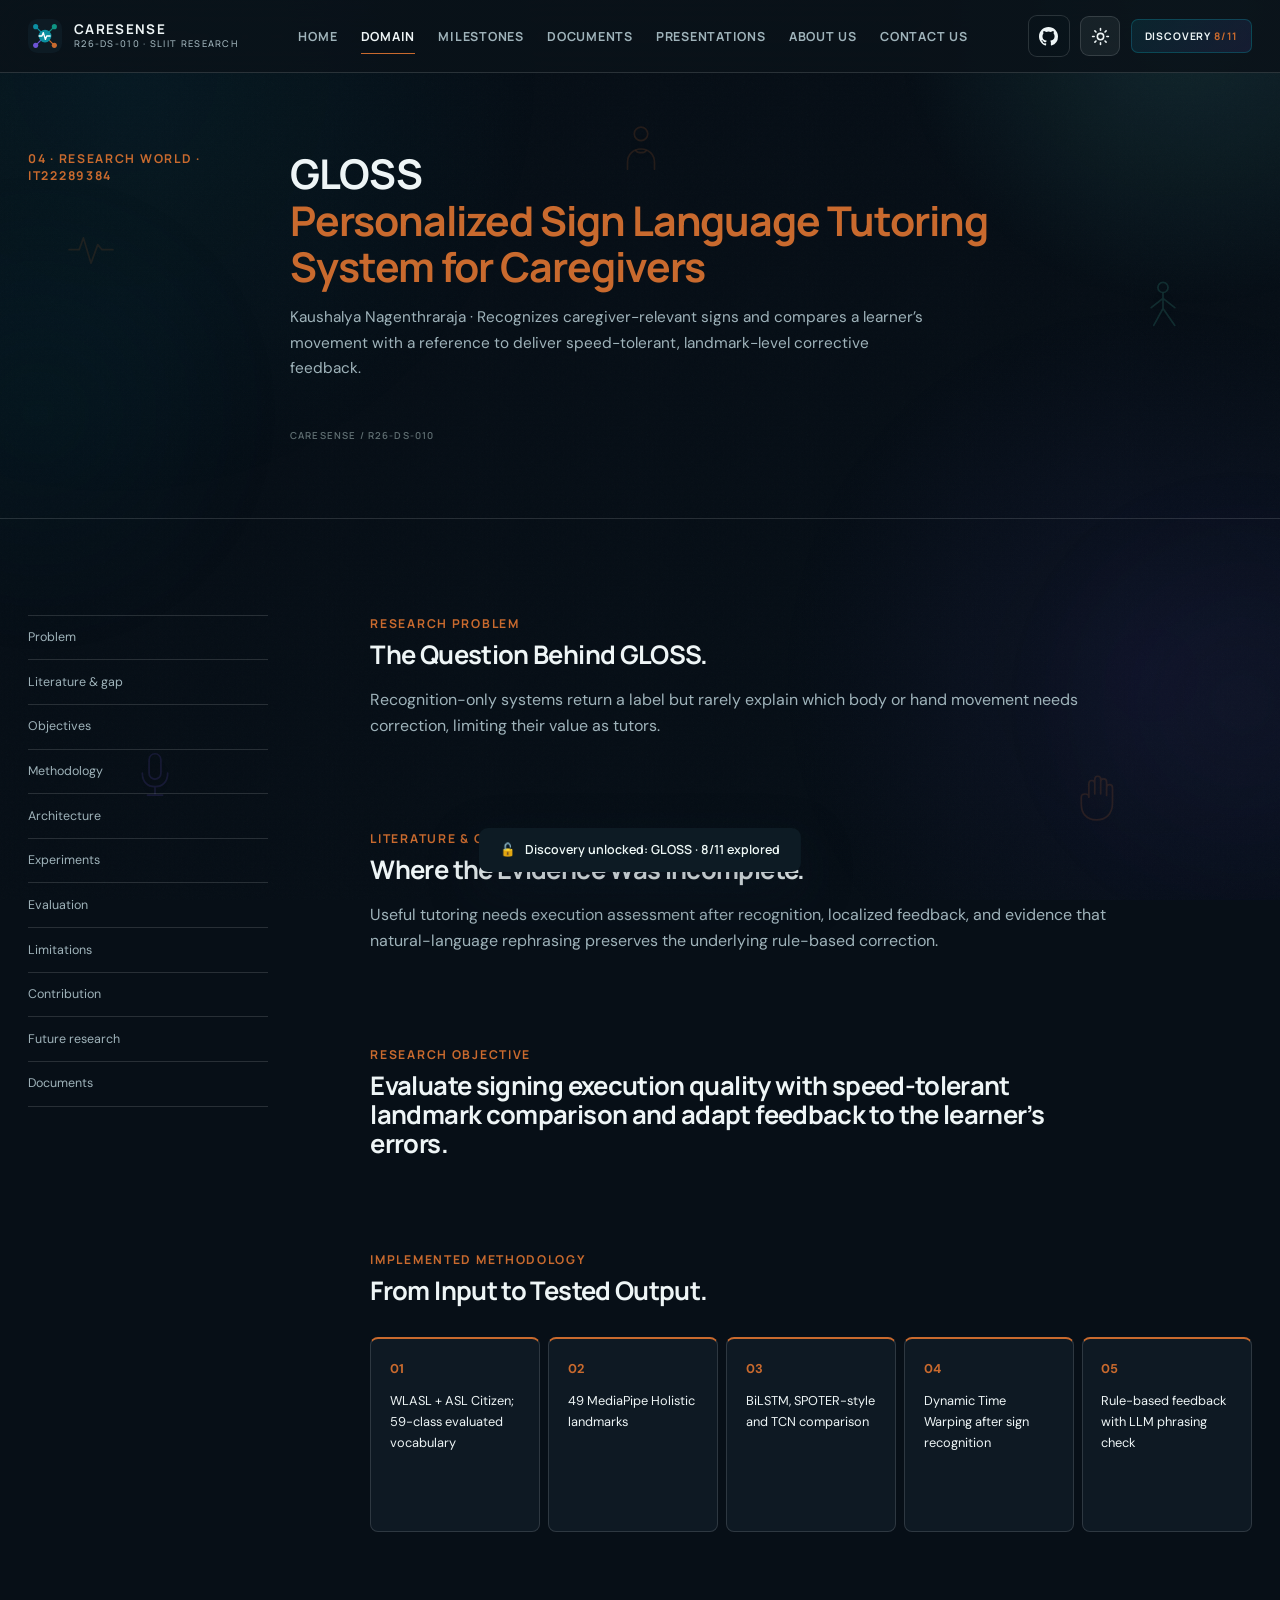
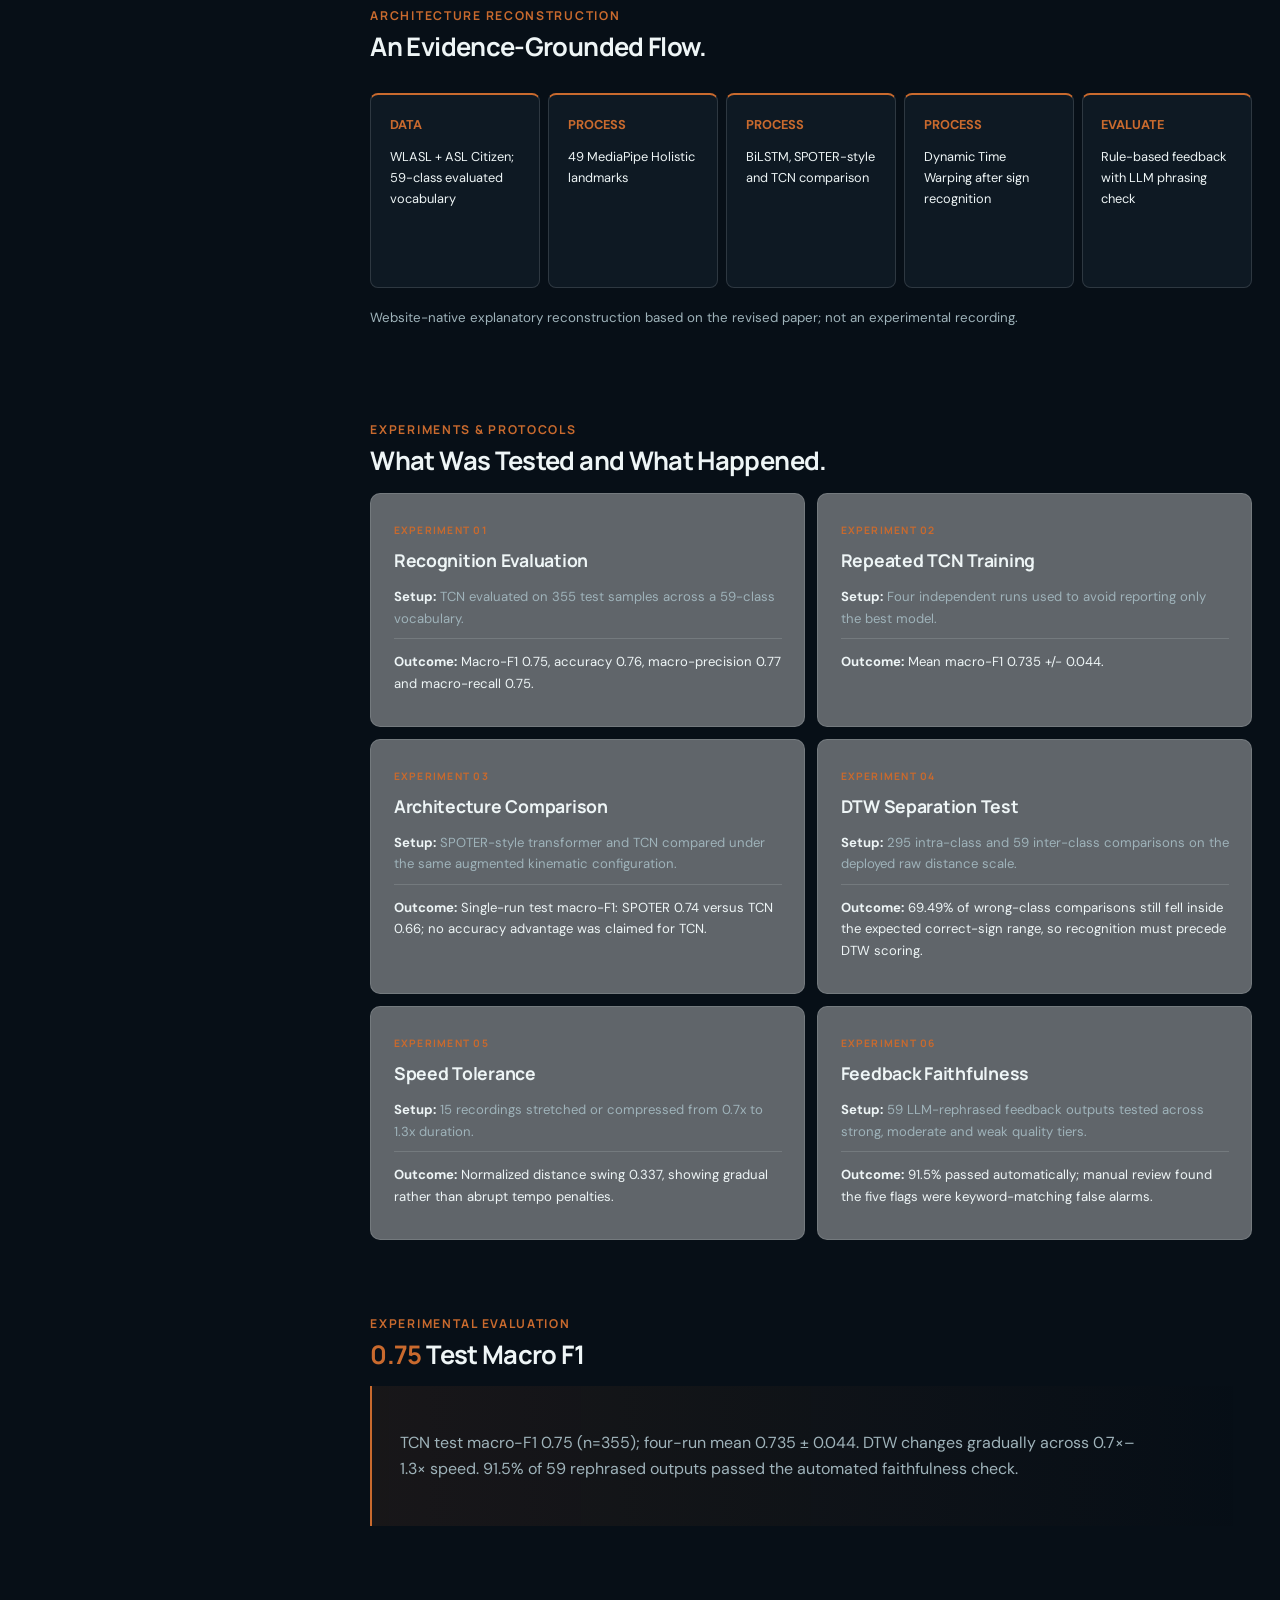
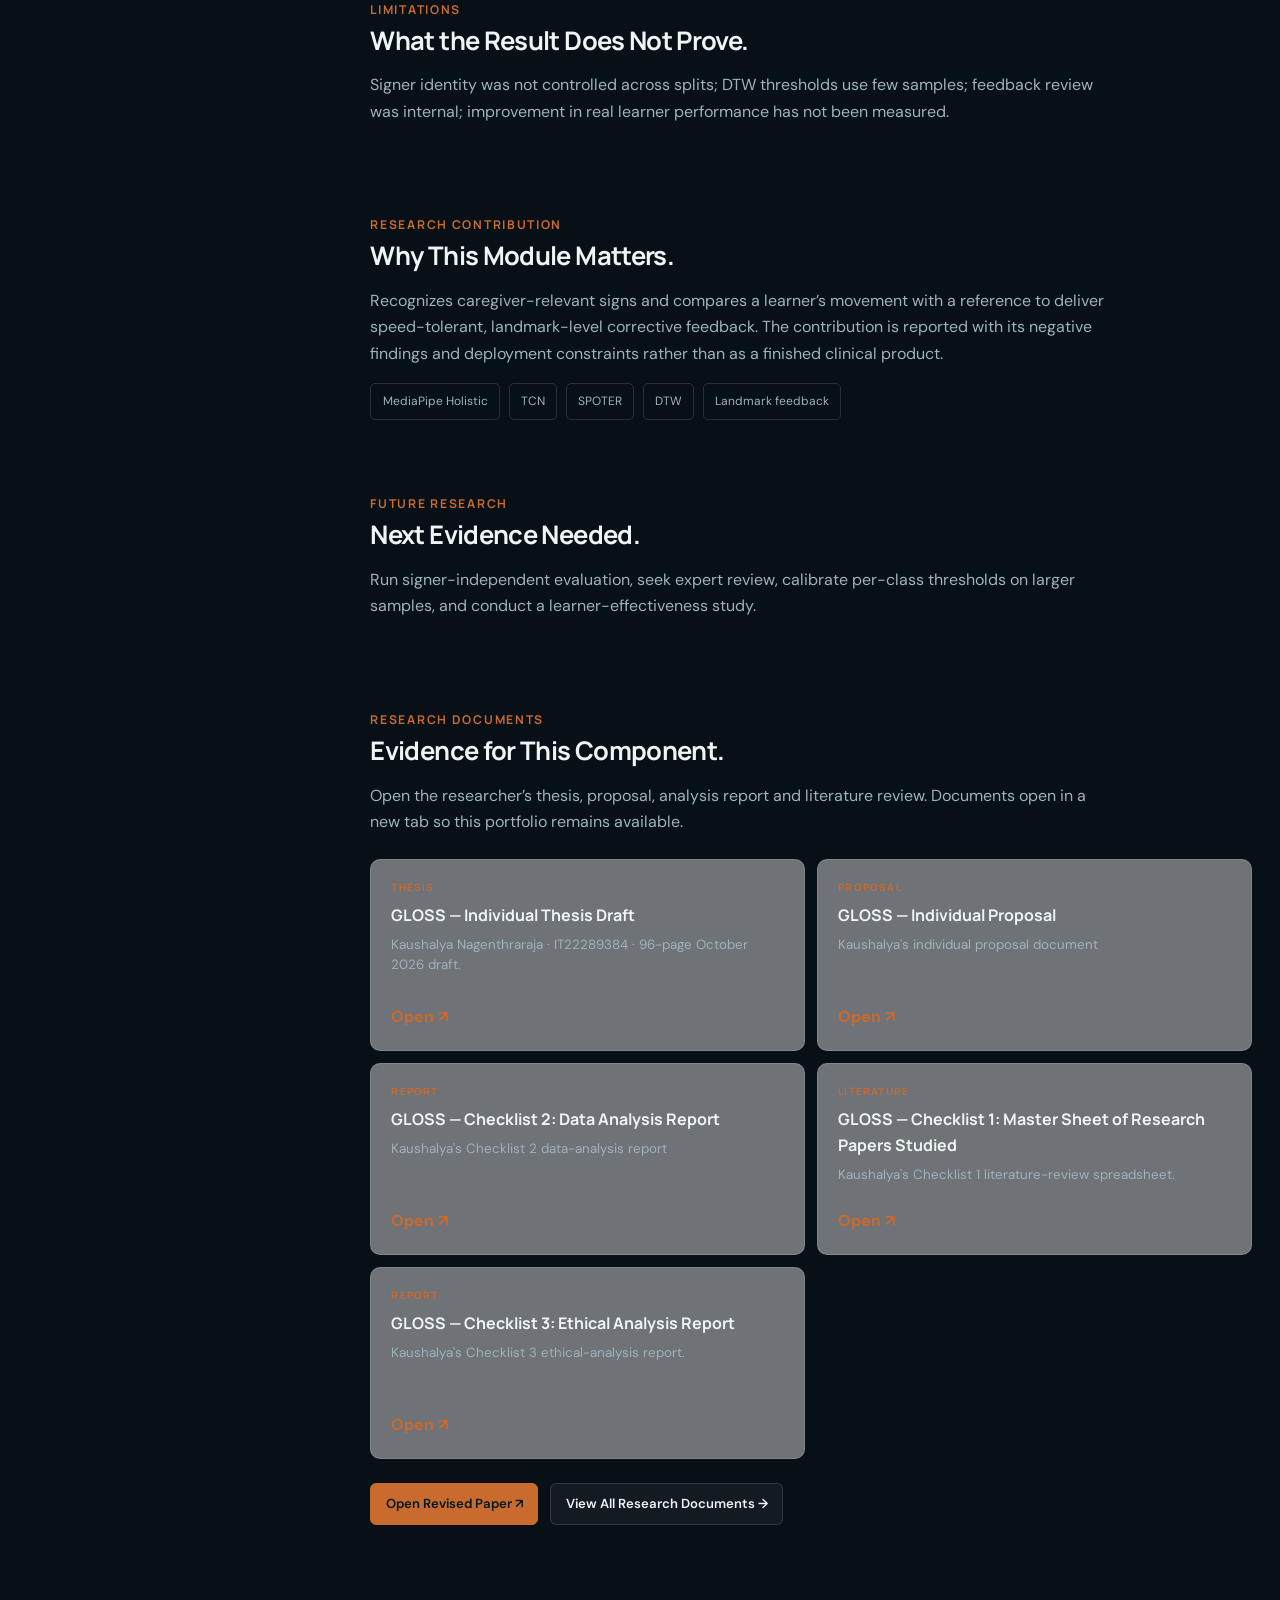
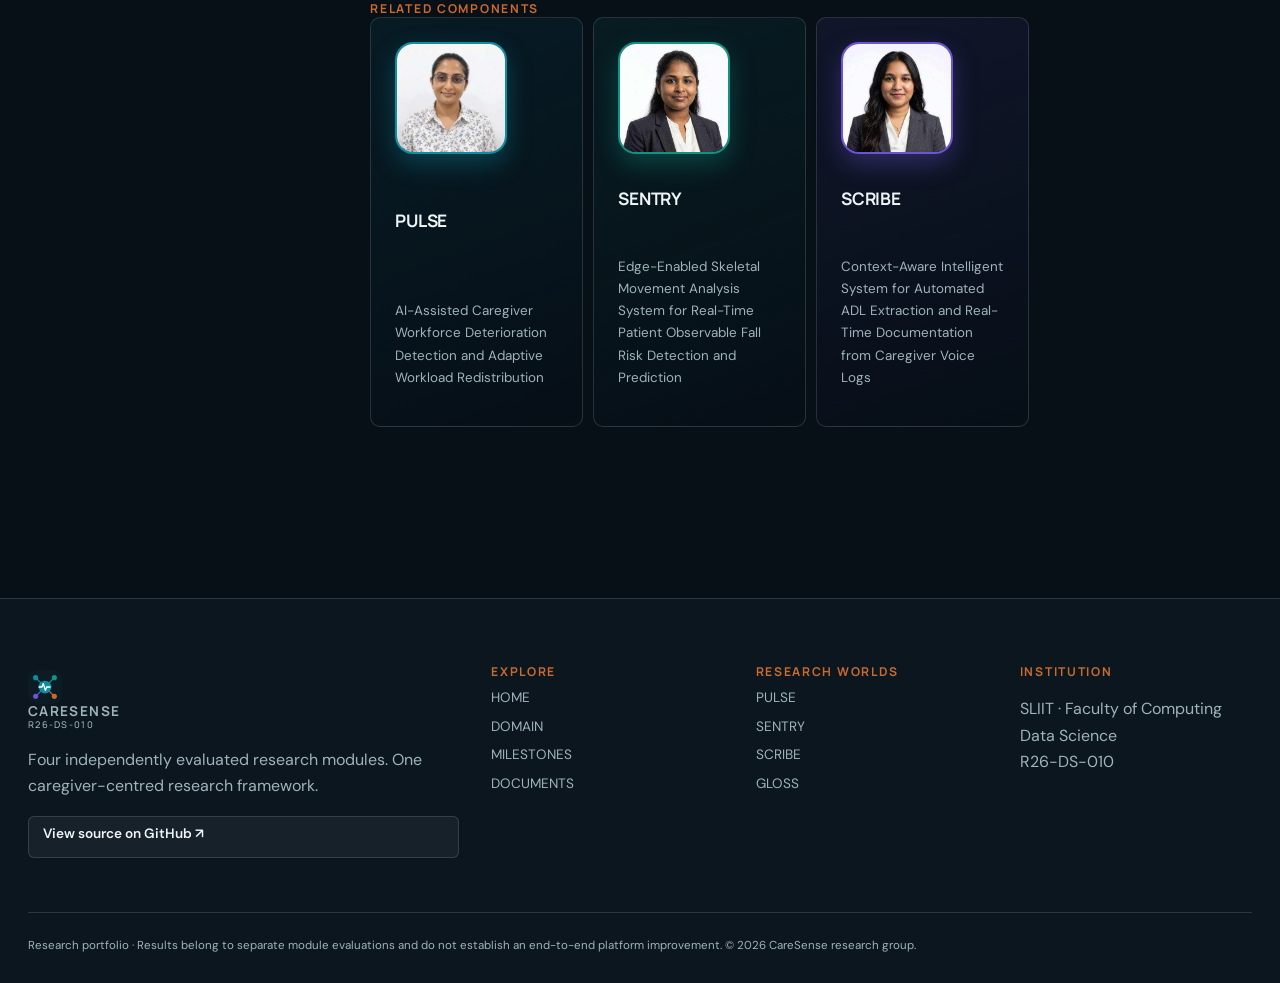
<file: components/gloss.html>
<!doctype html><html lang="en"><head><meta charset="utf-8"><meta name="viewport" content="width=device-width,initial-scale=1"><meta name="theme-color" content="#c96a2e"><meta name="description" content="GLOSS: Personalized Sign Language Tutoring System for Caregivers. 0.75 test macro-F1 with speed-tolerant corrective feedback."><title>GLOSS — Sign Language Tutoring | CareSense</title><link rel="icon" href="../assets/branding/favicon.ico" sizes="any"><link rel="icon" type="image/svg+xml" href="../assets/branding/favicon.svg"><link rel="icon" type="image/png" sizes="32x32" href="../assets/branding/favicon-32x32.png"><link rel="icon" type="image/png" sizes="16x16" href="../assets/branding/favicon-16x16.png"><link rel="apple-touch-icon" sizes="180x180" href="../assets/branding/apple-touch-icon.png"><link rel="manifest" href="../assets/branding/site.webmanifest"><link rel="stylesheet" href="../css/site.css"><script>try{if(localStorage.getItem('caresense-theme')!=='light')document.documentElement.setAttribute('data-theme','dark')}catch(e){document.documentElement.setAttribute('data-theme','dark')}</script></head><body data-page="component" data-component="gloss"><a class="skip" href="#main">Skip to content</a><div id="site-header"></div><main id="main"></main><div id="site-footer"></div><div id="viva-root"></div><script src="../js/content.js"></script><script src="../js/app.js"></script></body></html>
</file>
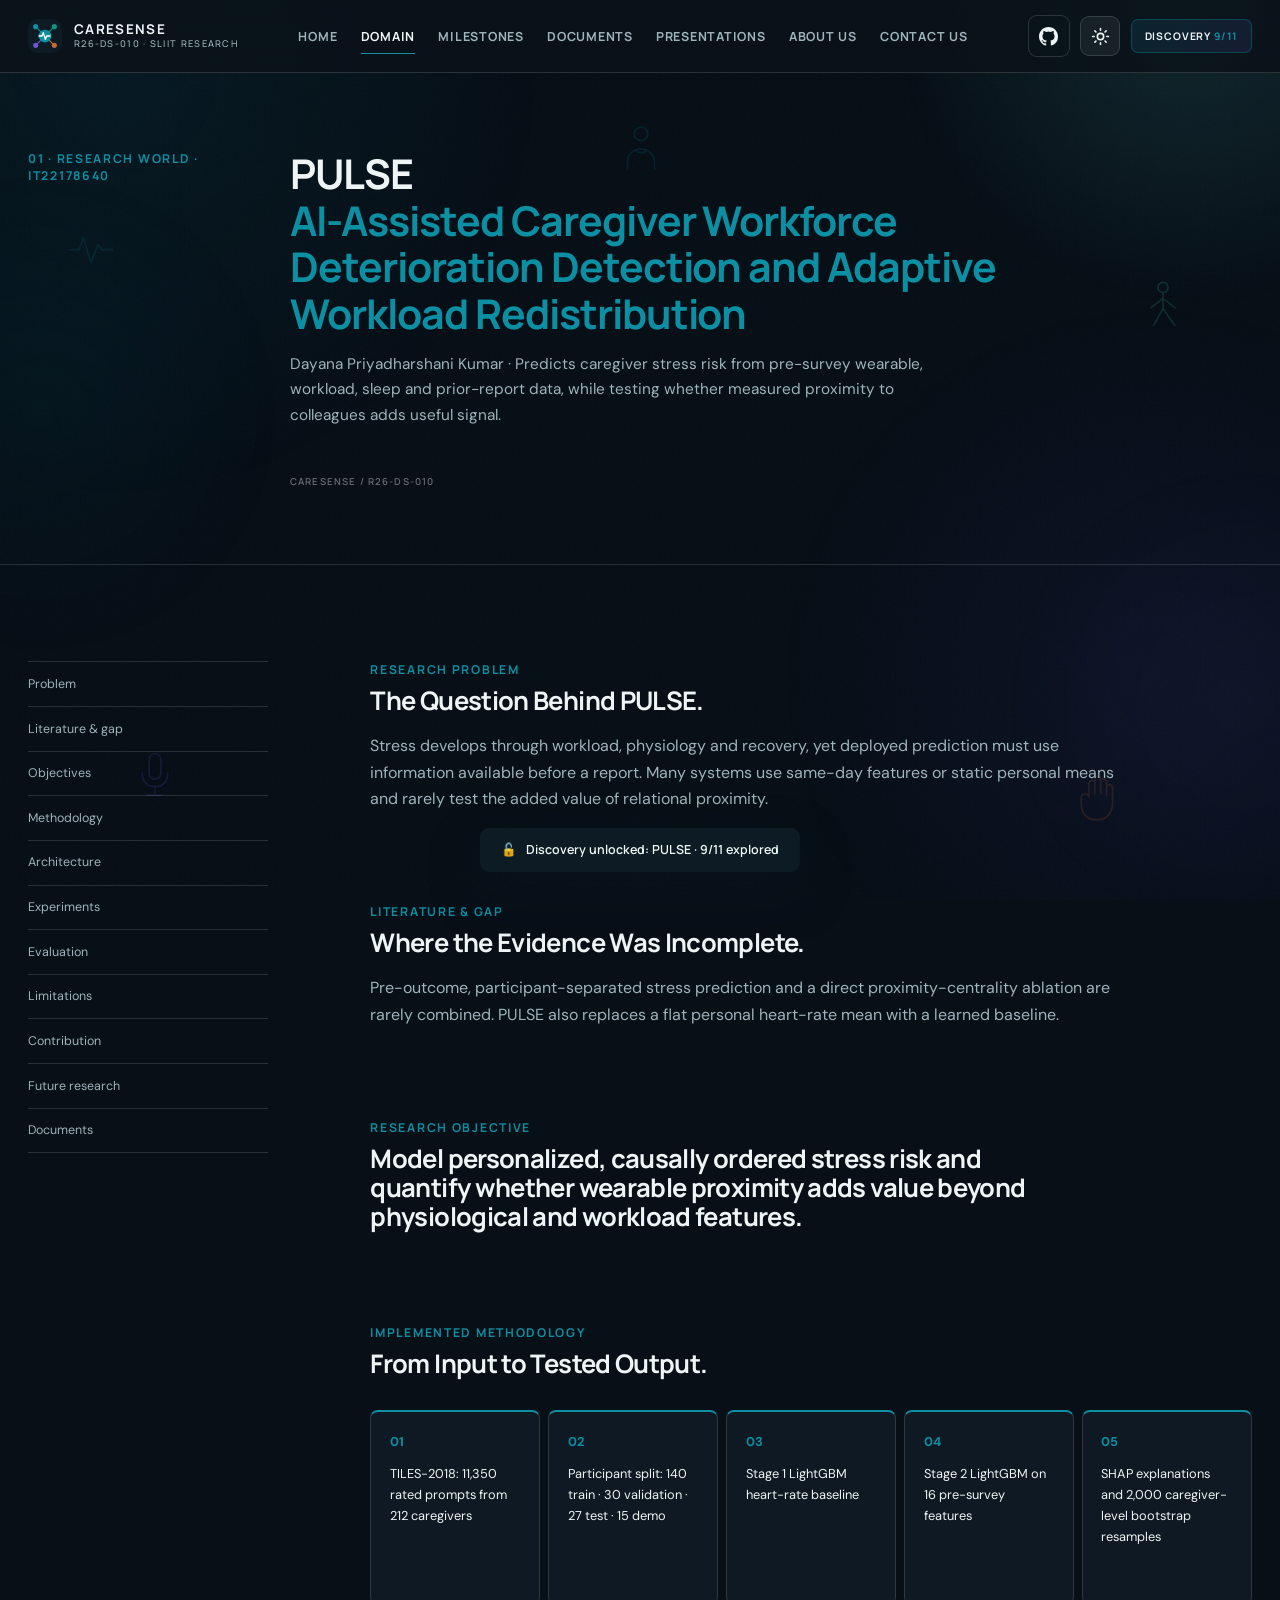
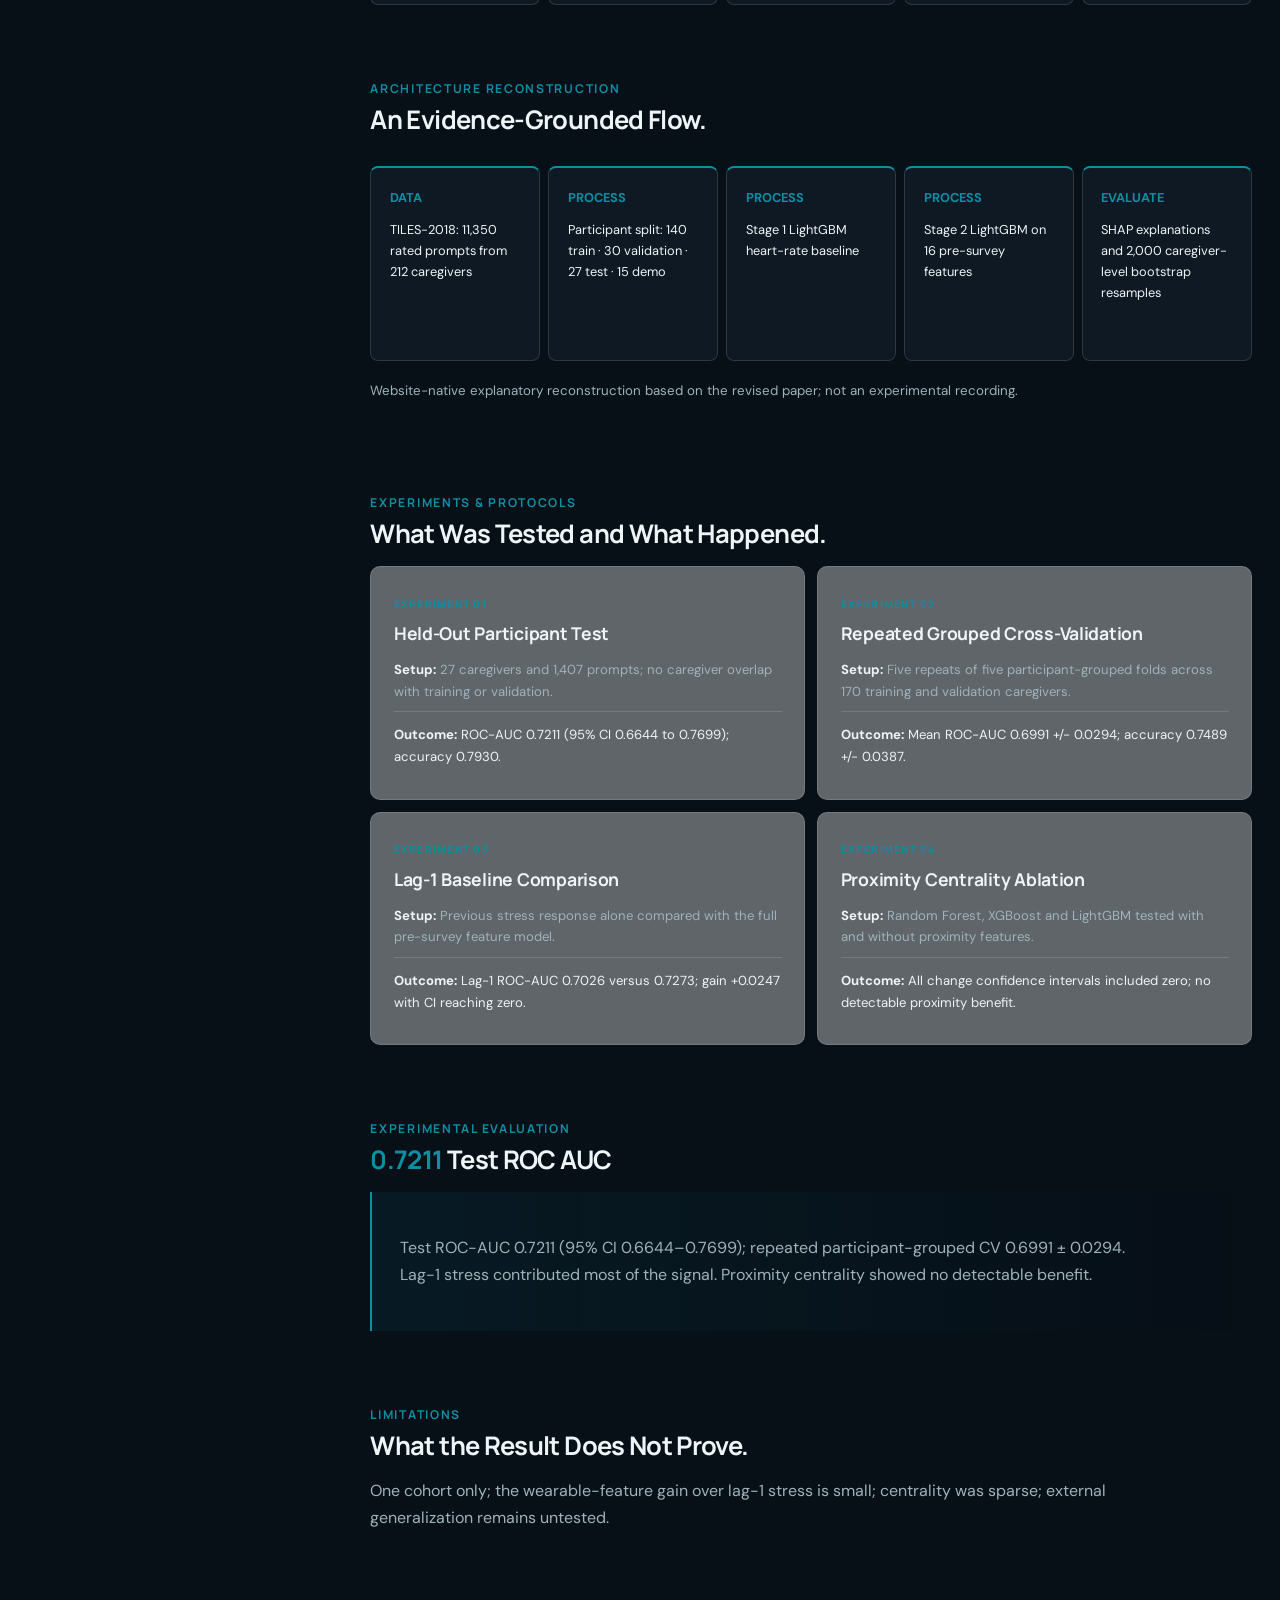
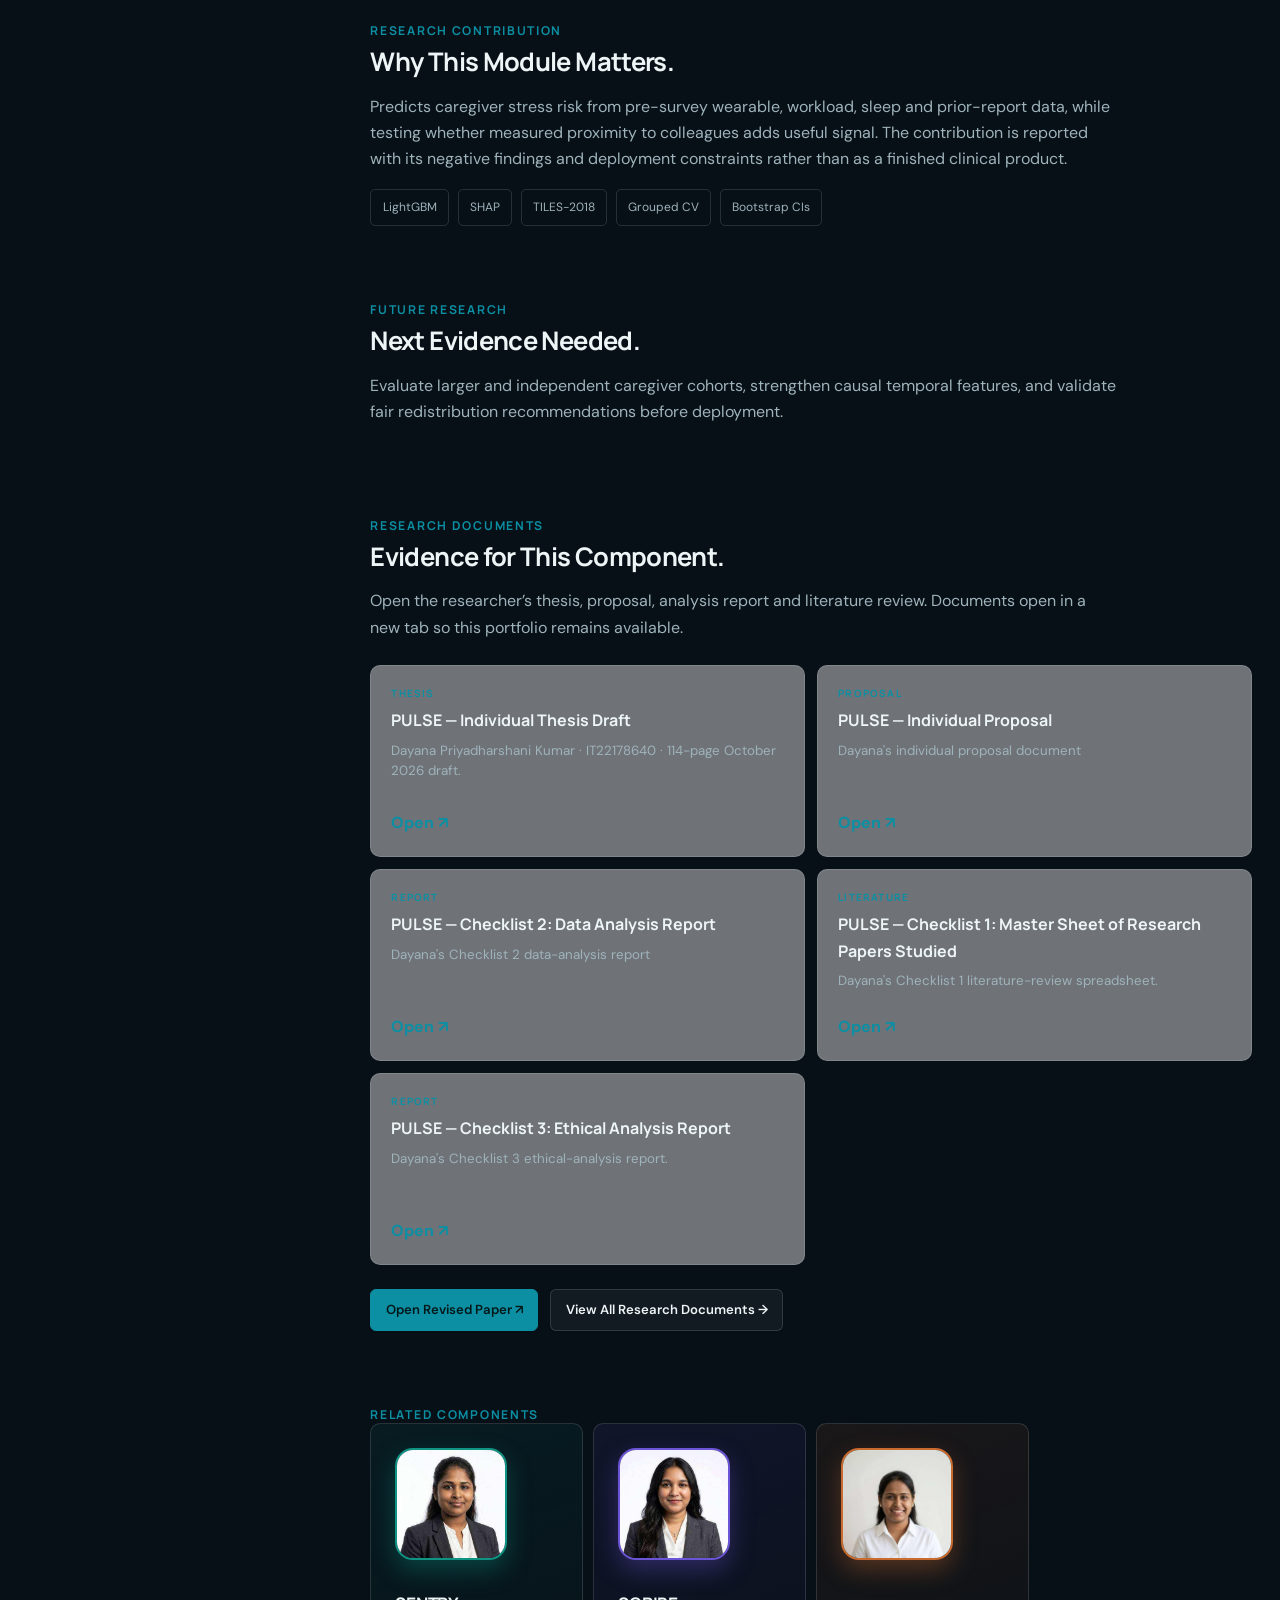
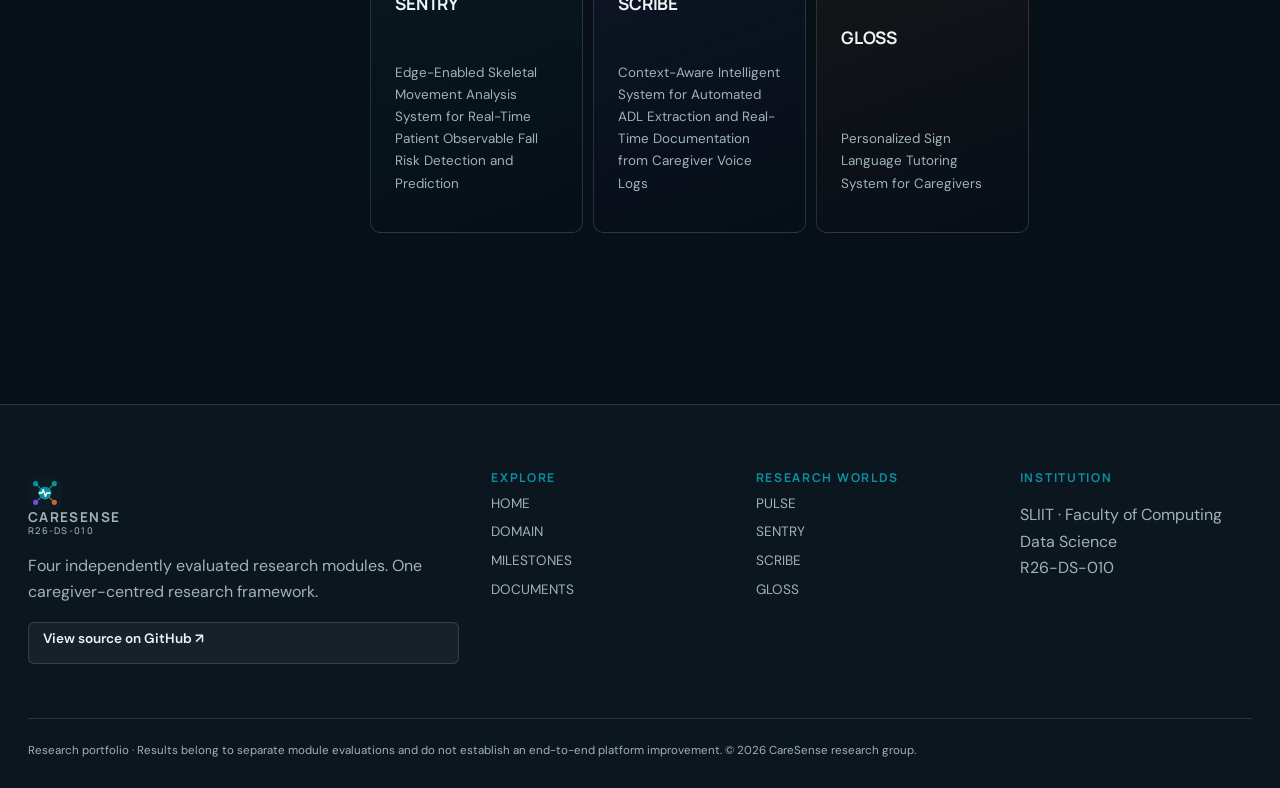
<file: components/pulse.html>
<!doctype html><html lang="en"><head><meta charset="utf-8"><meta name="viewport" content="width=device-width,initial-scale=1"><meta name="theme-color" content="#0c8fa3"><meta name="description" content="PULSE: AI-Assisted Caregiver Workforce Deterioration Detection and Adaptive Workload Redistribution. Test ROC-AUC 0.7211 on held-out caregivers."><title>PULSE — Caregiver Workforce Intelligence | CareSense</title><link rel="icon" href="../assets/branding/favicon.ico" sizes="any"><link rel="icon" type="image/svg+xml" href="../assets/branding/favicon.svg"><link rel="icon" type="image/png" sizes="32x32" href="../assets/branding/favicon-32x32.png"><link rel="icon" type="image/png" sizes="16x16" href="../assets/branding/favicon-16x16.png"><link rel="apple-touch-icon" sizes="180x180" href="../assets/branding/apple-touch-icon.png"><link rel="manifest" href="../assets/branding/site.webmanifest"><link rel="stylesheet" href="../css/site.css"><script>try{if(localStorage.getItem('caresense-theme')!=='light')document.documentElement.setAttribute('data-theme','dark')}catch(e){document.documentElement.setAttribute('data-theme','dark')}</script></head><body data-page="component" data-component="pulse"><a class="skip" href="#main">Skip to content</a><div id="site-header"></div><main id="main"></main><div id="site-footer"></div><div id="viva-root"></div><script src="../js/content.js"></script><script src="../js/app.js"></script></body></html>
</file>
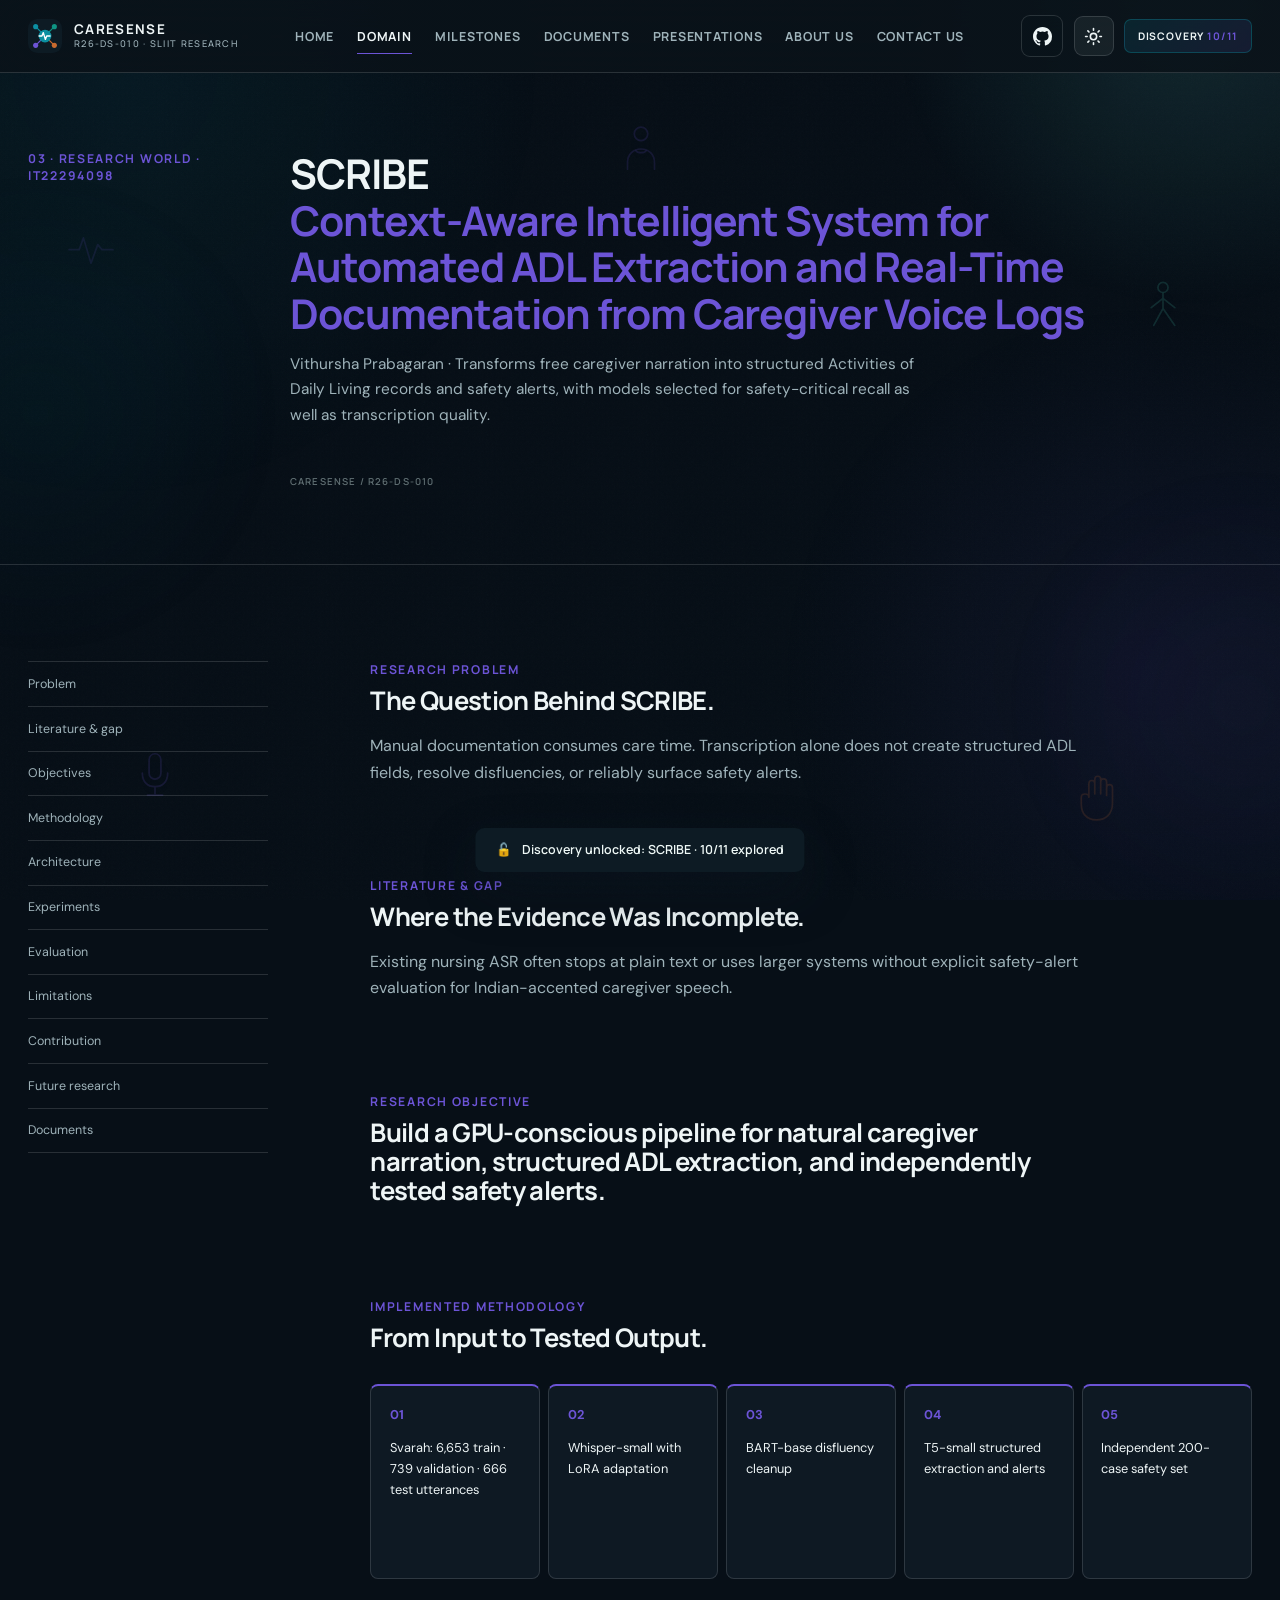
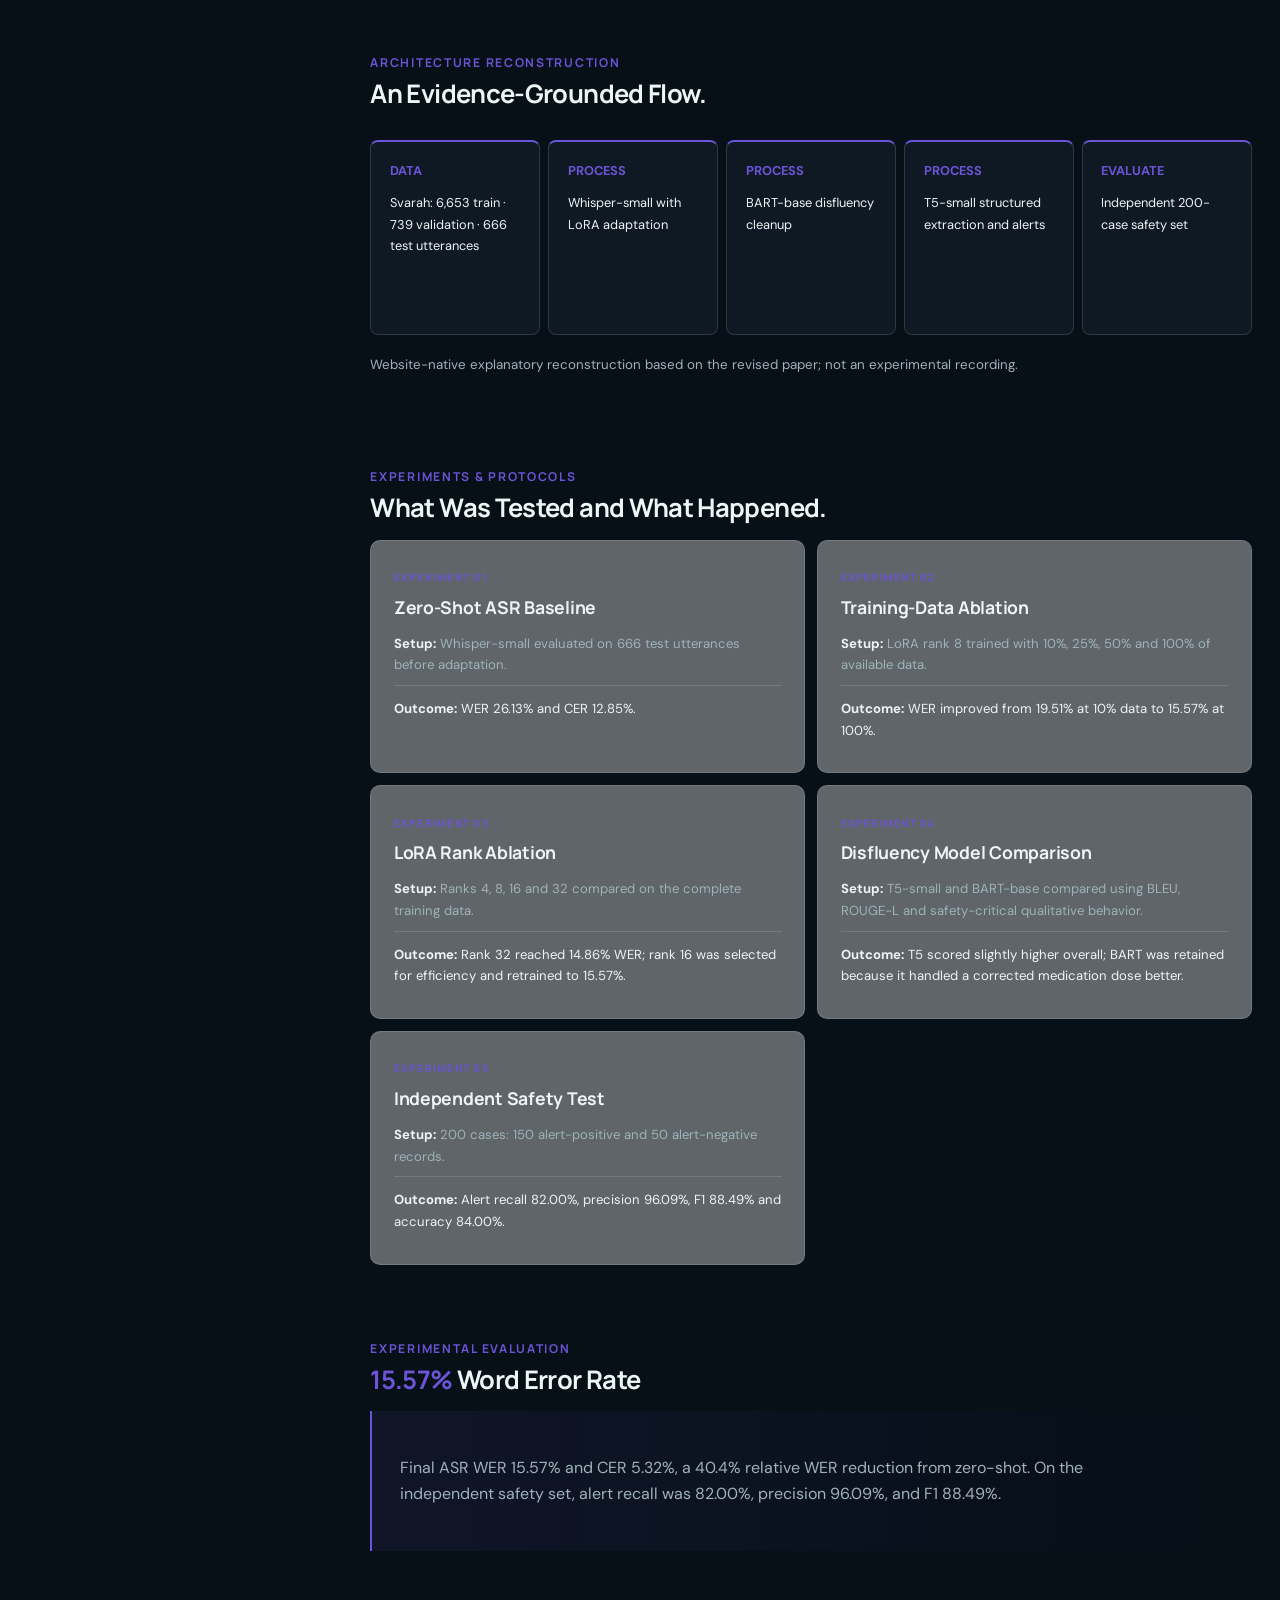
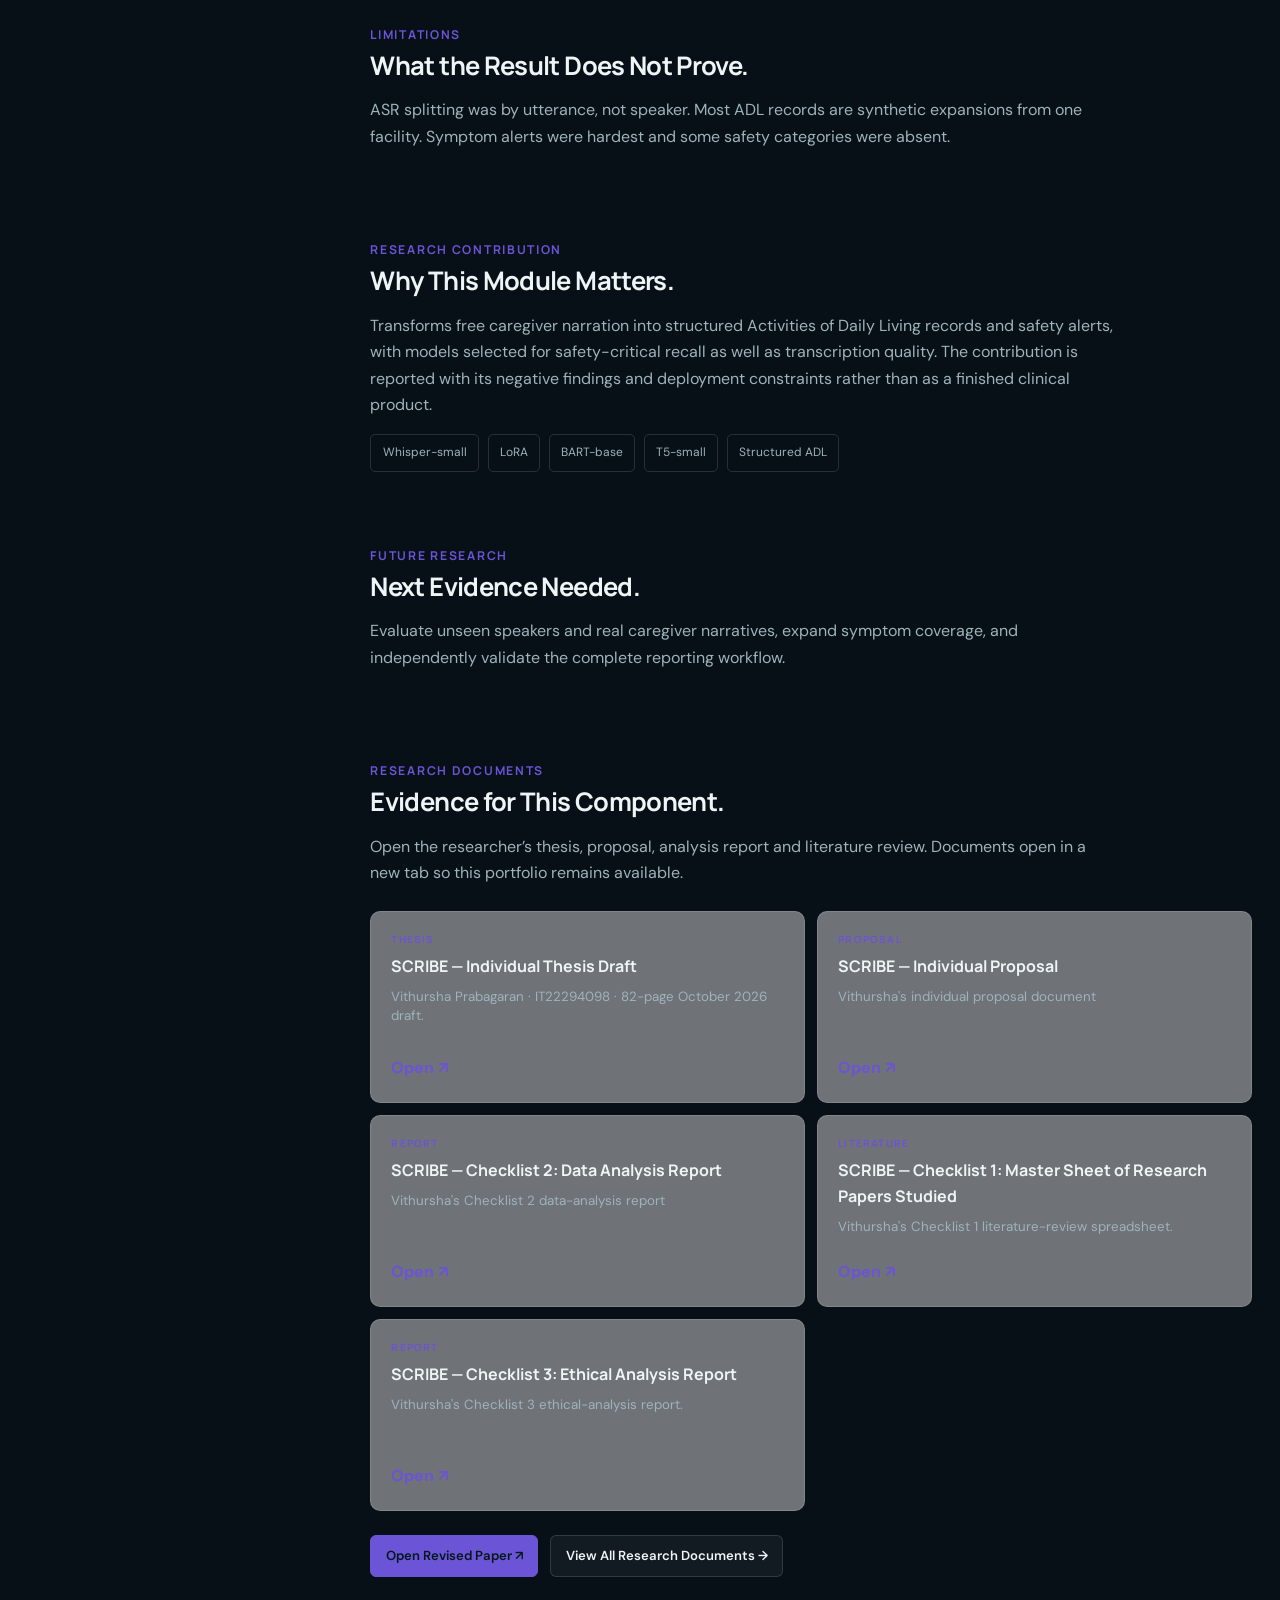
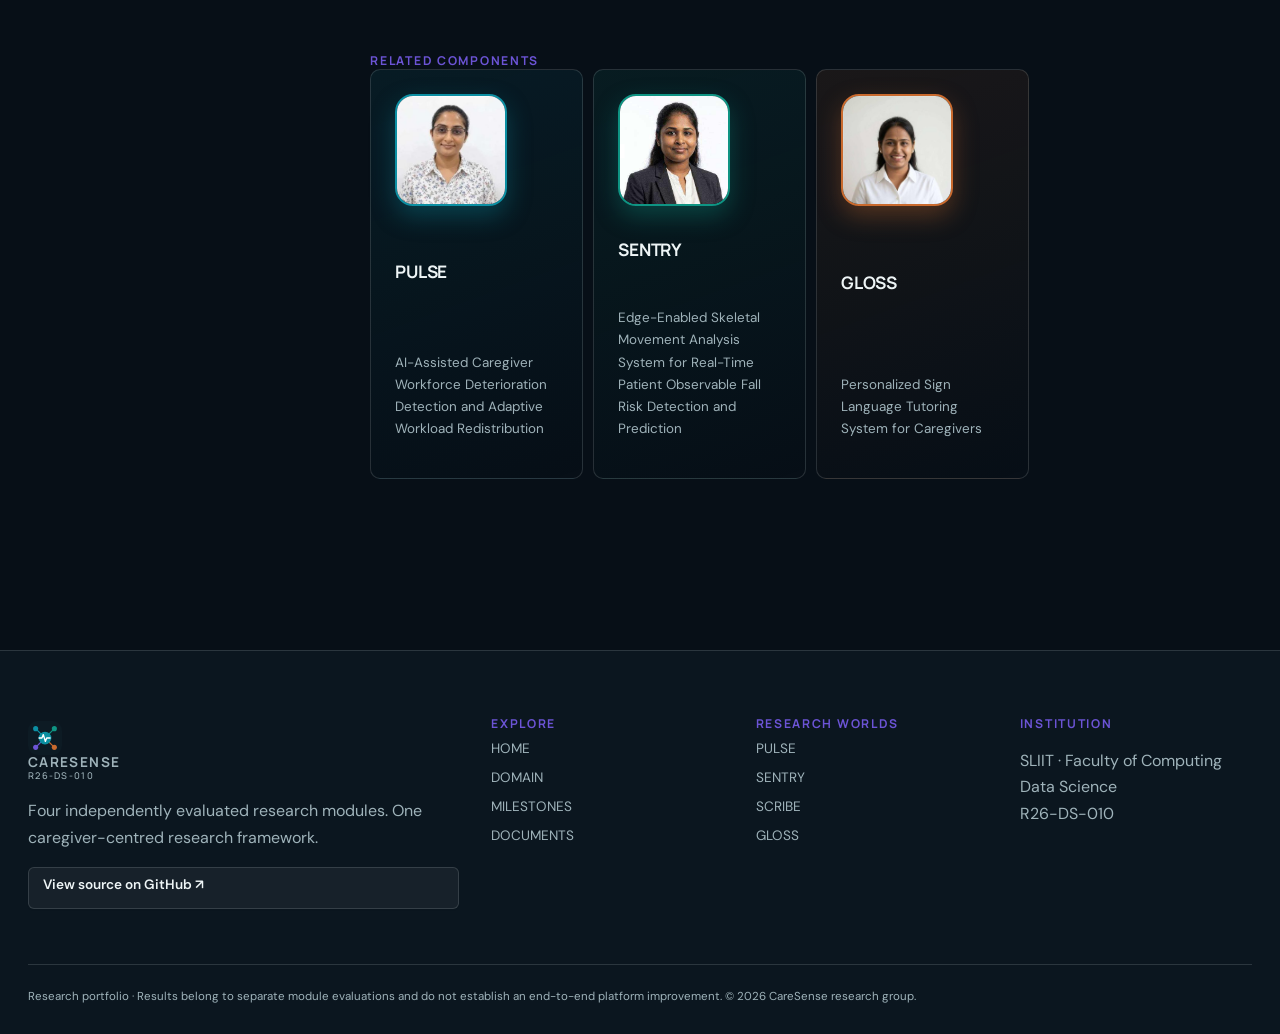
<file: components/scribe.html>
<!doctype html><html lang="en"><head><meta charset="utf-8"><meta name="viewport" content="width=device-width,initial-scale=1"><meta name="theme-color" content="#6c54d6"><meta name="description" content="SCRIBE: Context-Aware Intelligent System for Automated ADL Extraction and Real-Time Documentation from Caregiver Voice Logs. 15.57% word error rate."><title>SCRIBE — Intelligent Documentation | CareSense</title><link rel="icon" href="../assets/branding/favicon.ico" sizes="any"><link rel="icon" type="image/svg+xml" href="../assets/branding/favicon.svg"><link rel="icon" type="image/png" sizes="32x32" href="../assets/branding/favicon-32x32.png"><link rel="icon" type="image/png" sizes="16x16" href="../assets/branding/favicon-16x16.png"><link rel="apple-touch-icon" sizes="180x180" href="../assets/branding/apple-touch-icon.png"><link rel="manifest" href="../assets/branding/site.webmanifest"><link rel="stylesheet" href="../css/site.css"><script>try{if(localStorage.getItem('caresense-theme')!=='light')document.documentElement.setAttribute('data-theme','dark')}catch(e){document.documentElement.setAttribute('data-theme','dark')}</script></head><body data-page="component" data-component="scribe"><a class="skip" href="#main">Skip to content</a><div id="site-header"></div><main id="main"></main><div id="site-footer"></div><div id="viva-root"></div><script src="../js/content.js"></script><script src="../js/app.js"></script></body></html>
</file>
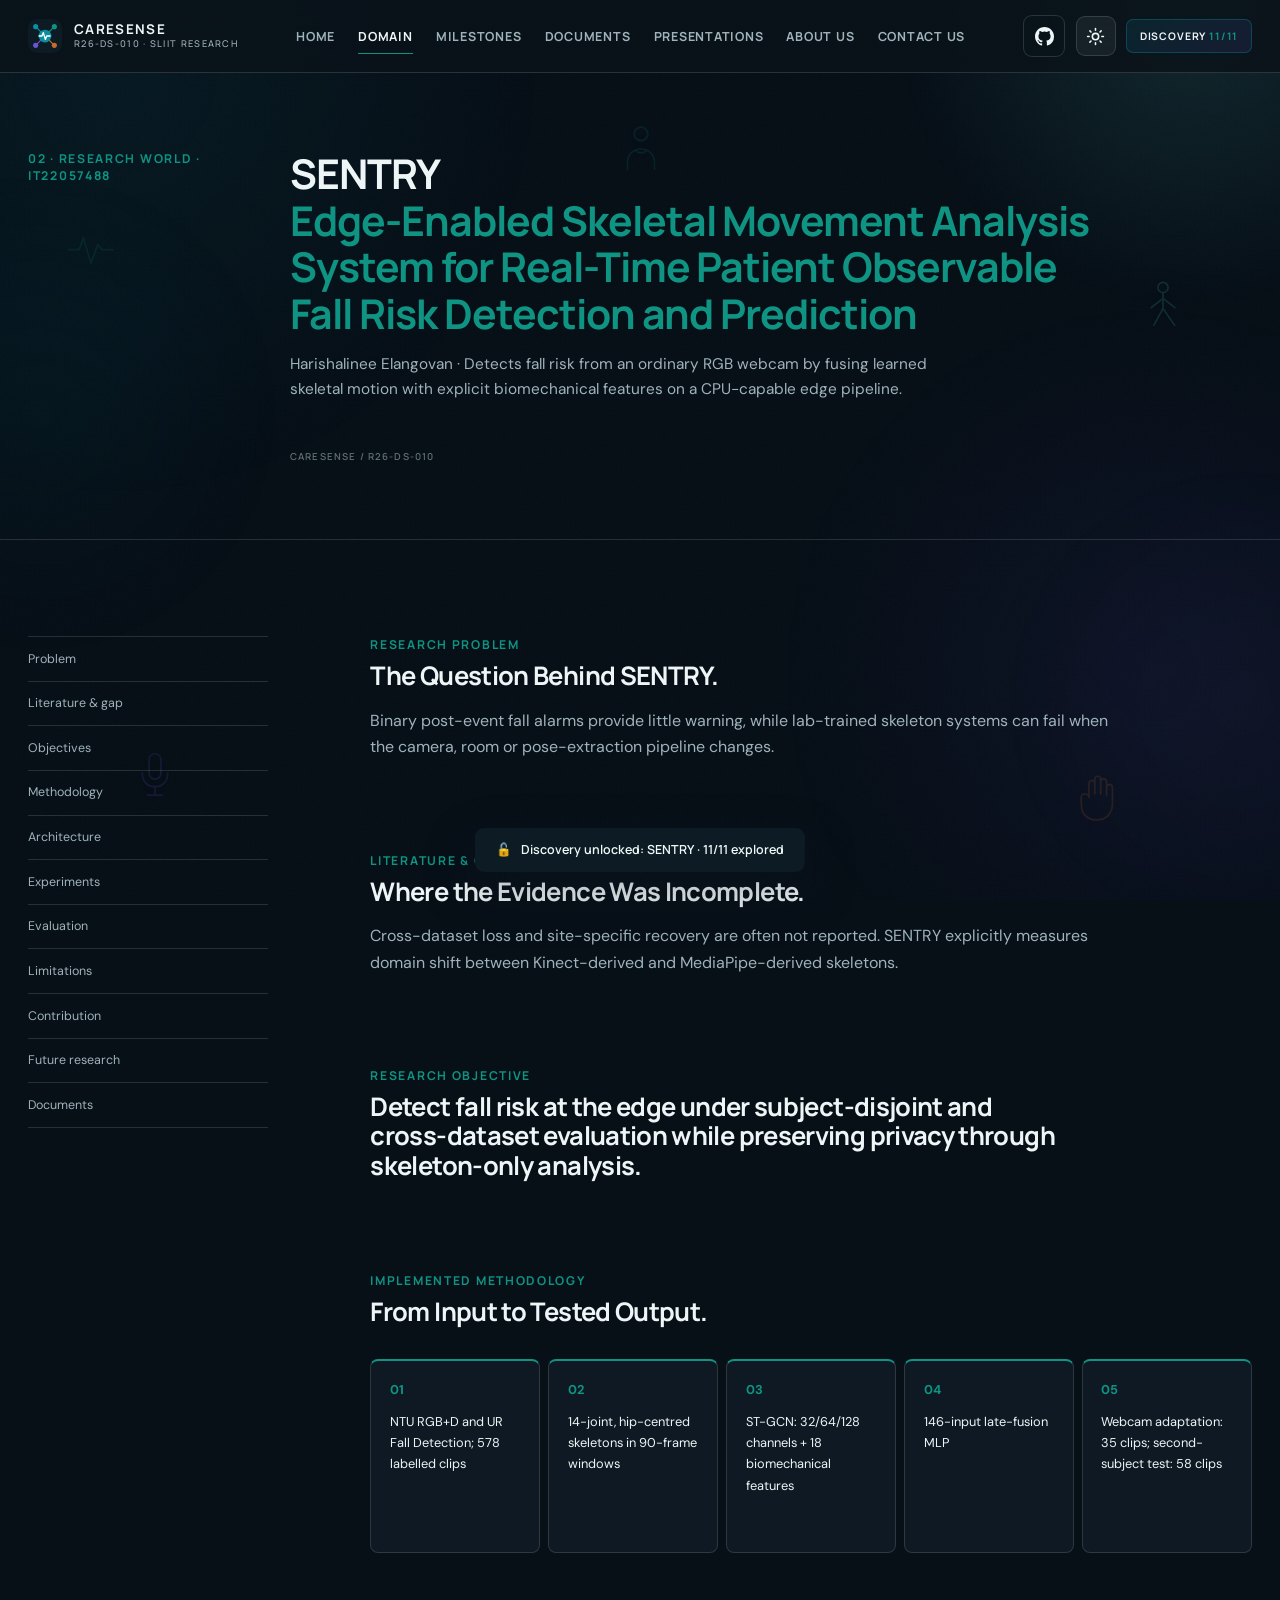
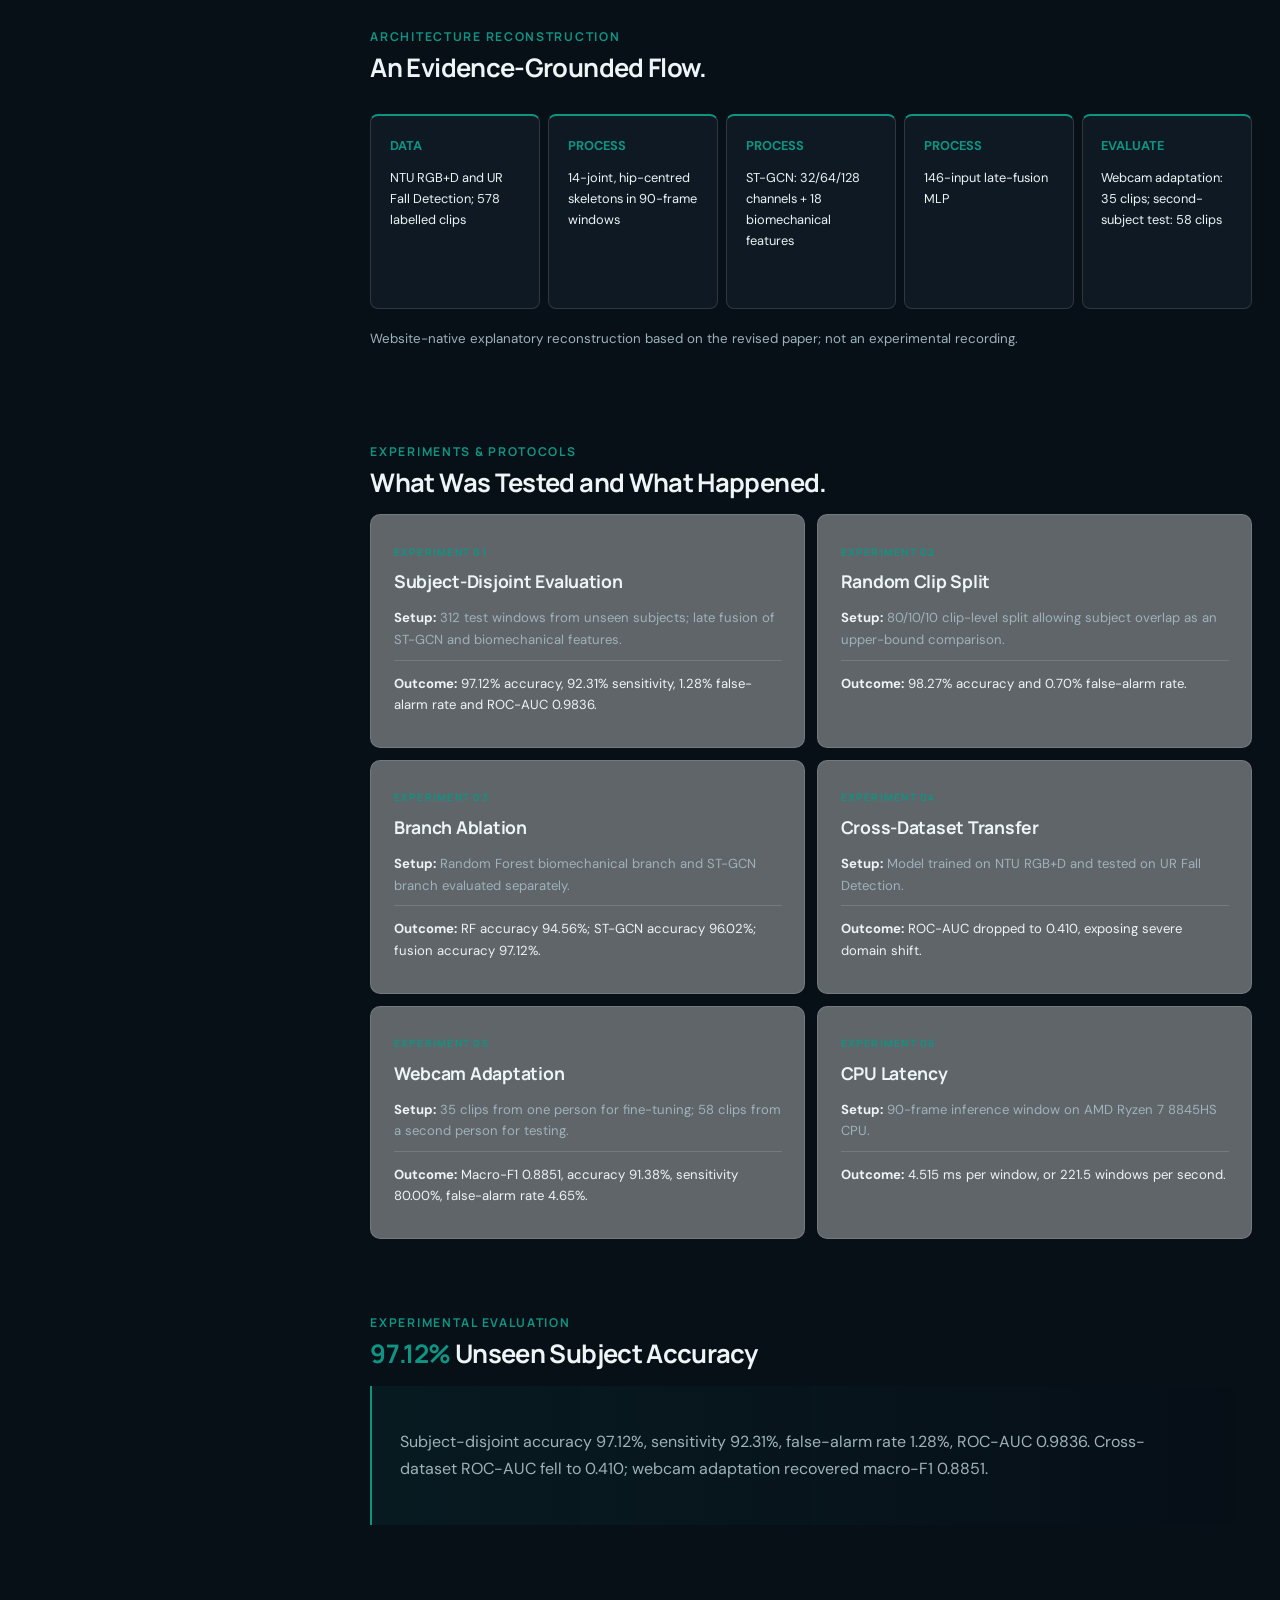
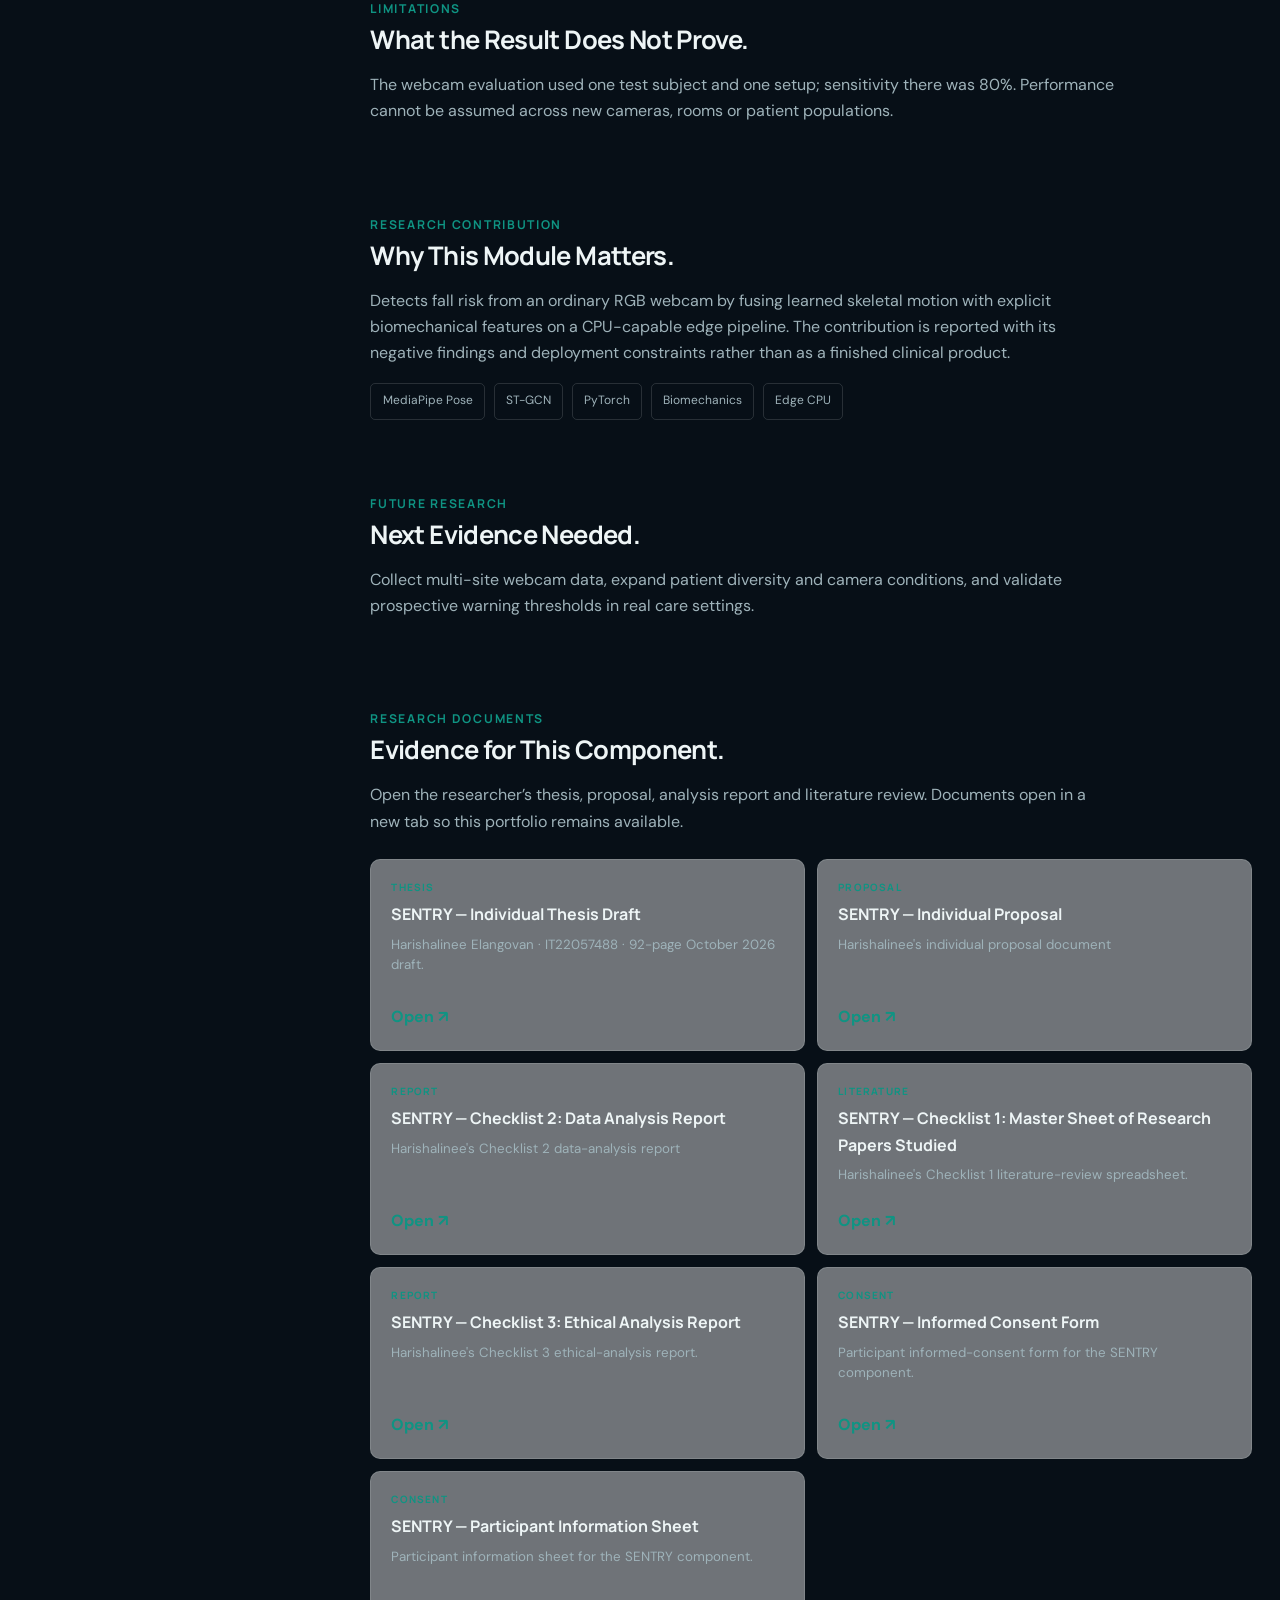
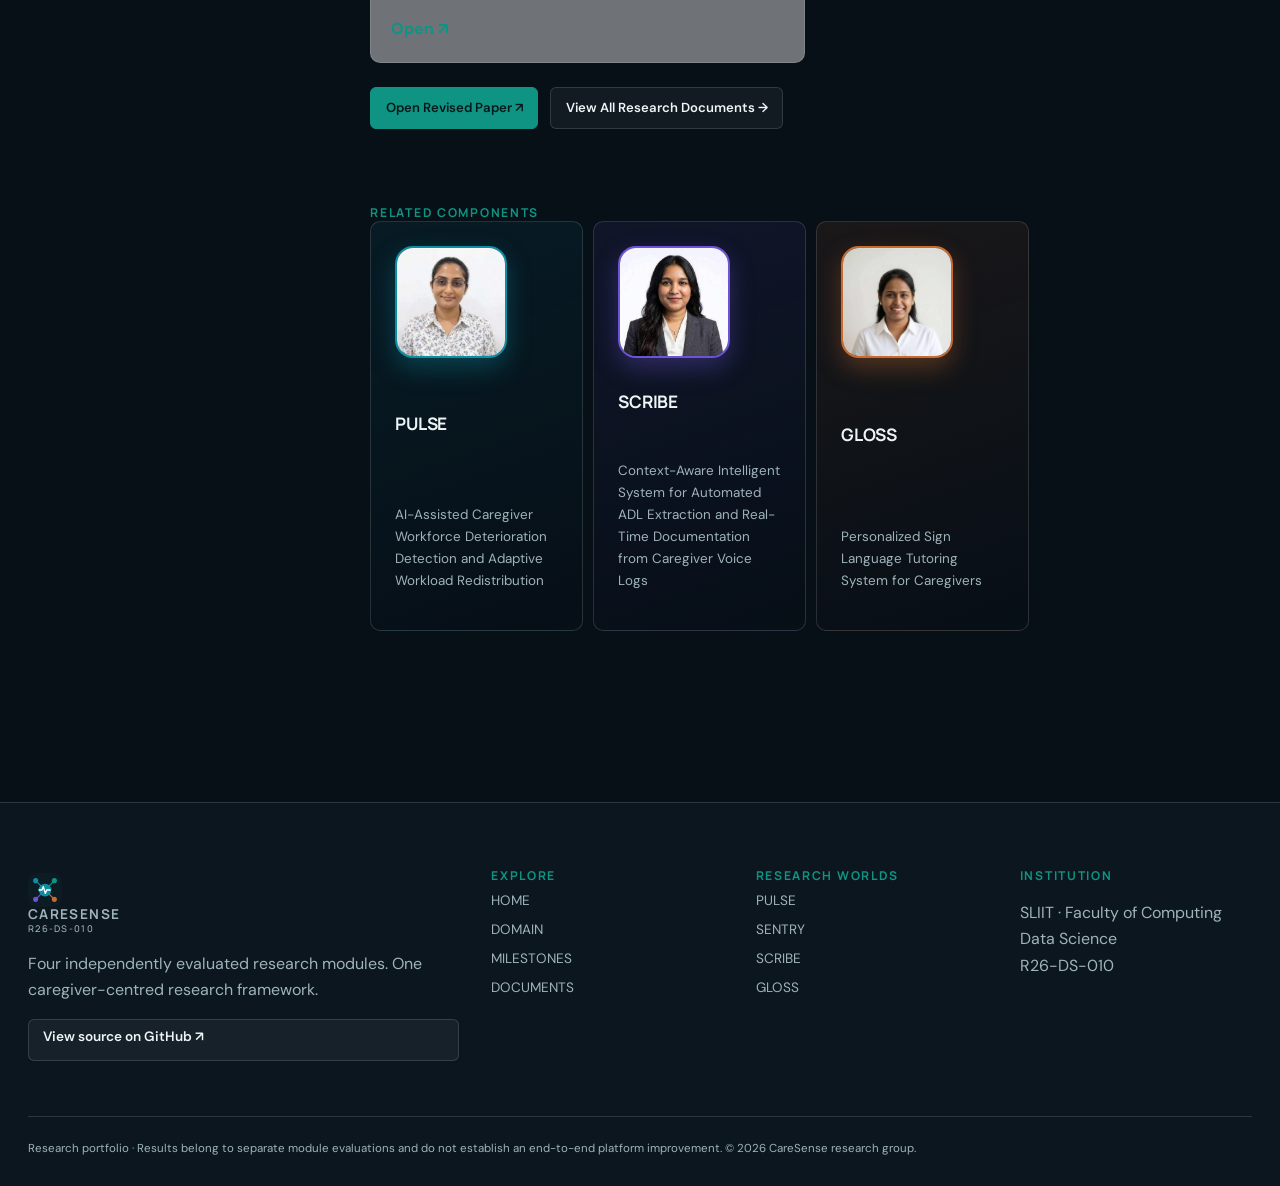
<file: components/sentry.html>
<!doctype html><html lang="en"><head><meta charset="utf-8"><meta name="viewport" content="width=device-width,initial-scale=1"><meta name="theme-color" content="#0f9483"><meta name="description" content="SENTRY: Edge-Enabled Skeletal Movement Analysis for Real-Time Patient-Observable Fall Risk Detection and Prediction. 97.12% subject-disjoint accuracy."><title>SENTRY — Patient Safety Research | CareSense</title><link rel="icon" href="../assets/branding/favicon.ico" sizes="any"><link rel="icon" type="image/svg+xml" href="../assets/branding/favicon.svg"><link rel="icon" type="image/png" sizes="32x32" href="../assets/branding/favicon-32x32.png"><link rel="icon" type="image/png" sizes="16x16" href="../assets/branding/favicon-16x16.png"><link rel="apple-touch-icon" sizes="180x180" href="../assets/branding/apple-touch-icon.png"><link rel="manifest" href="../assets/branding/site.webmanifest"><link rel="stylesheet" href="../css/site.css"><script>try{if(localStorage.getItem('caresense-theme')!=='light')document.documentElement.setAttribute('data-theme','dark')}catch(e){document.documentElement.setAttribute('data-theme','dark')}</script></head><body data-page="component" data-component="sentry"><a class="skip" href="#main">Skip to content</a><div id="site-header"></div><main id="main"></main><div id="site-footer"></div><div id="viva-root"></div><script src="../js/content.js"></script><script src="../js/app.js"></script></body></html>
</file>
<file: css/site.css>
@import url('https://fonts.googleapis.com/css2?family=DM+Sans:wght@400;500;600&family=Manrope:wght@400;500;600;700&display=swap');
:root{--bg:#f6f9fa;--ink:#0d1b24;--muted:#55707a;--surface:#ffffff;--surface2:#eef4f5;--cyan:#0b8fa0;--teal:#0e9c86;--lav:#6c54d6;--line:rgba(13,27,36,.12);--radius:18px;--max:1240px;color-scheme:light;--header-bg:rgba(255,255,255,.92);--header-bg-scrolled:rgba(255,255,255,.95);--card-bg:#ffffff;--card-bg-soft:rgba(255,255,255,.9)}
html[data-theme="dark"]{--bg:#070f17;--ink:#eef5f6;--muted:#9fb3ba;--surface:#101c26;--surface2:#0b161f;--cyan:#4fd2e3;--teal:#4fe0c4;--lav:#a897ef;--line:rgba(238,245,246,.14);color-scheme:dark;--header-bg:rgba(10,18,25,.86);--header-bg-scrolled:rgba(10,18,25,.94);--card-bg:#101c26;--card-bg-soft:rgba(16,28,38,.88)}
html{scroll-behavior:smooth;scroll-padding-top:90px}body{margin:0;background:var(--bg);color:var(--ink);font:16px/1.65 'DM Sans',sans-serif;overflow-x:hidden}body:before{content:"";position:fixed;inset:0;z-index:-2;pointer-events:none;background:radial-gradient(circle at 9% 8%,rgba(11,143,160,.09),transparent 30%),radial-gradient(circle at 90% 75%,rgba(108,84,214,.08),transparent 28%)}body:after{content:"";position:fixed;inset:0;z-index:-1;pointer-events:none;opacity:.02;background-image:url("data:image/svg+xml,%3Csvg width='160' height='160' xmlns='http://www.w3.org/2000/svg'%3E%3Cfilter id='n'%3E%3CfeTurbulence baseFrequency='.8' numOctaves='3' stitchTiles='stitch'/%3E%3C/filter%3E%3Crect width='100%25' height='100%25' filter='url(%23n)' opacity='.5'/%3E%3C/svg%3E")}::selection{background:rgba(11,143,160,.22);color:#05201f}a{color:inherit}img{max-width:100%;display:block}button,input,select{font:inherit;background-color:var(--surface);color:var(--ink)}select option{background-color:var(--surface);color:var(--ink)}.skip{position:fixed;left:1rem;top:-5rem;z-index:1000;background:#fff;color:#06101b;padding:.75rem 1rem;border-radius:8px}.skip:focus{top:1rem}.wrap{width:min(calc(100% - 56px),var(--max));margin:auto}.eyebrow{font:700 .76rem/1.4 Manrope,sans-serif;text-transform:uppercase;letter-spacing:.14em;color:var(--cyan)}h1,h2,h3{font-family:Manrope,sans-serif;line-height:1.14;letter-spacing:-.025em;margin:0}h1{font-size:clamp(2.1rem,3.6vw,3.6rem)}h2{font-size:clamp(1.6rem,2.6vw,2.6rem)}h3{font-size:1.1rem;letter-spacing:-.015em}p{color:var(--muted);max-width:68ch}.display-accent{color:var(--cyan)}.btn{display:inline-flex;align-items:center;justify-content:center;gap:.8rem;min-height:48px;padding:.76rem 1.1rem;border:1px solid var(--line);border-radius:7px;text-decoration:none;font-weight:600;background:rgba(13,27,36,.035);box-shadow:0 1px 2px rgba(13,27,36,.04);transition:transform .25s,border-color .25s,background .25s}.btn span{font-size:1.1em}.btn:hover,.btn:focus-visible{border-color:rgba(11,143,160,.55);transform:translateY(-2px);background:rgba(11,143,160,.08)}.btn.primary{background:var(--cyan);color:#fff;border-color:var(--cyan)}.btn.ghost{background:transparent}.btn[aria-disabled=true]{opacity:.42;pointer-events:none}.site-header{position:fixed;inset:0 0 auto;z-index:80;background:linear-gradient(180deg,rgba(255,255,255,.92),rgba(255,255,255,.78));backdrop-filter:blur(20px);border-bottom:1px solid var(--line)}.nav{height:72px;display:flex;align-items:center;justify-content:space-between}.brand{display:flex;align-items:center;gap:.75rem;text-decoration:none;font:700 .84rem Manrope;letter-spacing:.1em}.mark{width:31px;height:31px;display:grid;place-items:center;border:1px solid rgba(103,232,223,.42);border-radius:9px;transform:rotate(45deg)}.mark:after{content:"";width:8px;height:8px;border-radius:3px;background:var(--cyan);box-shadow:0 0 16px var(--cyan)}.nav-links{display:flex;align-items:center;gap:1.45rem}.nav-links a{font:700 .78rem Manrope;letter-spacing:.06em;text-decoration:none;color:var(--muted);position:relative}.nav-links a:after{content:"";position:absolute;left:0;right:100%;bottom:-9px;height:1px;background:var(--cyan);transition:.25s}.nav-links a:hover,.nav-links a[aria-current=page]{color:var(--ink)}.nav-links a:hover:after,.nav-links a[aria-current=page]:after{right:0}.nav-actions{display:flex;align-items:center;gap:.65rem}.menu{display:none;background:none;border:1px solid var(--line);color:var(--ink);border-radius:7px;width:42px;height:42px}.passport-btn{background:linear-gradient(135deg,rgba(11,143,160,.14),rgba(108,84,214,.12));border:1px solid rgba(11,143,160,.35);color:var(--ink);border-radius:7px;padding:.55rem .8rem;font:700 .65rem Manrope;letter-spacing:.08em;transition:transform .2s}.passport-btn:hover{transform:translateY(-2px)}#pass-count{color:var(--cyan)}
.unlock-toast{position:fixed;left:50%;bottom:28px;transform:translateX(-50%) translateY(20px);z-index:400;background:#0d1b24;color:#eef8f6;padding:.85rem 1.3rem;border-radius:9px;font:600 .78rem Manrope;box-shadow:0 20px 50px rgba(13,27,36,.35);opacity:0;pointer-events:none;transition:opacity .35s,transform .35s;display:flex;align-items:center;gap:.6rem}
.unlock-toast.show{opacity:1;transform:translateX(-50%) translateY(0)}
.unlock-toast b{color:var(--cyan)}
@media(prefers-reduced-motion:reduce){.unlock-toast{transition:none}}.hero{min-height:900px;display:flex;flex-direction:column;justify-content:center;position:relative;padding:128px 0 44px;isolation:isolate;overflow:hidden}.hero-grid{display:grid;grid-template-columns:.84fr 1.16fr;gap:clamp(2rem,5vw,5.5rem);align-items:center}.hero-copy{padding:1rem 0}.hero-kicker{display:flex;align-items:center;gap:1rem;color:var(--muted);font:600 .66rem Manrope;letter-spacing:.13em;margin-bottom:2rem}.brand-line{color:var(--cyan);padding-right:1rem;border-right:1px solid var(--line)}.hero h1{font-size:clamp(2.2rem,3.6vw,3.4rem);max-width:600px}.hero h1 em{font-weight:500;font-style:normal;color:var(--cyan)}.hero .lede{font-size:clamp(1rem,1.4vw,1.16rem);max-width:590px;margin:1.55rem 0 0}.hero-actions{display:flex;gap:.75rem;flex-wrap:wrap;margin-top:2.1rem}.hero-title{display:grid;grid-template-columns:120px 1fr;gap:1rem;border-top:1px solid var(--line);padding-top:1.1rem;margin-top:2.2rem;max-width:590px}.hero-title span{font:600 .62rem Manrope;letter-spacing:.1em;text-transform:uppercase;color:var(--muted)}.hero-title p{font-size:.78rem;line-height:1.5;margin:0;color:rgba(13,27,36,.68)}.hero-media{height:620px;position:relative;border-radius:60px 10px 60px 10px;padding:1px;background:linear-gradient(145deg,rgba(103,232,223,.48),transparent 42%,rgba(183,167,255,.35));box-shadow:0 35px 100px rgba(0,0,0,.38)}.hero-photo{position:absolute;inset:1px;overflow:hidden;border-radius:59px 9px 59px 9px;background:var(--surface)}.hero-photo img{width:100%;height:100%;object-fit:cover;object-position:52% center;filter:saturate(.68) contrast(1.08) brightness(.72);transform:scale(1.02)}.photo-scrim{position:absolute;inset:0;background:linear-gradient(180deg,rgba(4,13,22,.08),rgba(4,13,22,.22) 48%,rgba(4,13,22,.86)),linear-gradient(90deg,rgba(5,24,31,.33),transparent 50%)}.care-overlay{position:absolute;inset:0;width:100%;height:100%;pointer-events:none}.care-overlay path{fill:none;stroke:rgba(103,232,223,.42);stroke-width:1;stroke-dasharray:5 8}.care-overlay circle{fill:var(--cyan);filter:drop-shadow(0 0 6px var(--cyan))}.scan-line{position:absolute;left:7%;right:7%;top:34%;height:1px;background:linear-gradient(90deg,transparent,var(--cyan),transparent);box-shadow:0 0 16px var(--cyan);opacity:.65;animation:scan 6s ease-in-out infinite}.media-label{position:absolute;left:26px;top:26px;display:flex;align-items:center;gap:.8rem;padding:.75rem .9rem;background:rgba(4,15,24,.72);backdrop-filter:blur(14px);border:1px solid rgba(255,255,255,.13);border-radius:8px;font:600 .72rem Manrope;color:#eef8f6}.media-label i{width:8px;height:8px;border-radius:50%;background:var(--teal);box-shadow:0 0 10px var(--teal)}.media-label small{font-weight:400;color:#a9bebd}.component-dock{position:absolute;left:20px;right:20px;bottom:20px;display:grid;grid-template-columns:repeat(4,1fr);gap:5px}.component-dock a{padding:.9rem .75rem;background:rgba(4,15,24,.82);backdrop-filter:blur(12px);border:1px solid rgba(255,255,255,.12);border-top:2px solid var(--accent);text-decoration:none;border-radius:7px;transition:.25s;color:#eef8f6}.component-dock a:hover{background:rgba(9,34,46,.94);transform:translateY(-4px)}.component-dock span{display:block;color:#a9bebd;font-size:.58rem}.component-dock b{font:700 .72rem Manrope;letter-spacing:.08em}.hero-foot{display:grid;grid-template-columns:repeat(4,1fr);gap:1rem;margin-top:32px;color:rgba(169,190,189,.72);font:600 .64rem Manrope;letter-spacing:.11em;text-transform:uppercase}.hero-foot span{padding-top:12px;border-top:1px solid var(--line)}.ambient{position:absolute;inset:0;z-index:-1;pointer-events:none}.ambient:before{content:"";position:absolute;width:850px;height:850px;border-radius:50%;right:-340px;top:-280px;background:radial-gradient(circle,rgba(68,199,190,.13),transparent 65%)}.ambient i{position:absolute;width:3px;height:3px;border-radius:50%;background:var(--cyan);box-shadow:0 0 9px var(--cyan);opacity:.45;animation:float 12s ease-in-out infinite}.ambient i:nth-child(1){left:8%;top:24%}.ambient i:nth-child(2){left:38%;top:15%;animation-delay:-2s}.ambient i:nth-child(3){right:8%;top:31%;animation-delay:-5s}.ambient i:nth-child(4){left:44%;bottom:20%;animation-delay:-7s}.ambient i:nth-child(5){right:33%;bottom:12%;animation-delay:-9s}@keyframes scan{50%{top:68%;opacity:.3}}@keyframes float{50%{transform:translate(18px,-24px);opacity:.85}}.section{padding:96px 0;position:relative}.section-head{display:grid;grid-template-columns:minmax(330px,.9fr) 1fr;gap:clamp(2rem,7vw,7rem);margin-bottom:46px;align-items:end}.section-head p{max-width:590px;margin:0;font-size:1.02rem}.context-section{background:linear-gradient(180deg,rgba(11,143,160,.06),transparent)}.context-layout{display:grid;grid-template-columns:1.08fr .92fr;gap:18px}.context-photo{margin:0;min-height:610px;position:relative;overflow:hidden;border-radius:10px;background:var(--surface)}.context-photo img{position:absolute;inset:0;width:100%;height:100%;object-fit:cover;filter:saturate(.75) brightness(.82)}.context-photo:after{content:"";position:absolute;inset:0;background:linear-gradient(180deg,transparent 42%,rgba(4,13,22,.94))}.context-photo figcaption{position:absolute;z-index:2;left:28px;right:28px;bottom:22px}.context-photo figcaption span{font:600 .65rem Manrope;letter-spacing:.13em;color:var(--cyan)}.context-photo figcaption p{max-width:600px;margin:.7rem 0 0;color:rgba(238,248,246,.79)}.challenge-list{border-top:1px solid var(--line)}.challenge{display:grid;grid-template-columns:55px 1fr 24px;gap:1rem;padding:1.65rem .5rem;border-bottom:1px solid var(--line);align-items:center;transition:padding .25s,background .25s}.challenge:hover{padding-left:1rem;background:linear-gradient(90deg,rgba(103,232,223,.055),transparent)}.challenge .num{font:500 1rem Manrope;color:var(--cyan)}.challenge h3{font-size:1.12rem}.challenge p{margin:.35rem 0 0;font-size:.86rem}.challenge i{color:var(--cyan);font-style:normal}.worlds-section{overflow:hidden}.universe{display:grid;grid-template-columns:.62fr 1.38fr;gap:22px;align-items:stretch}.universe-intro{position:relative;padding:2rem;min-height:580px;border:1px solid var(--line);border-radius:12px;background:linear-gradient(150deg,rgba(11,143,160,.08),rgba(255,255,255,.7));display:flex;flex-direction:column;justify-content:flex-end;overflow:hidden}.universe-intro:before{content:"";position:absolute;width:380px;height:380px;border:1px solid rgba(11,143,160,.18);border-radius:50%;left:-160px;top:-110px;box-shadow:0 0 0 55px rgba(11,143,160,.03),0 0 0 110px rgba(11,143,160,.018)}.universe-index{position:absolute;right:1.4rem;top:.7rem;font:600 5rem Manrope;color:rgba(13,27,36,.05)}.universe-intro h3{font-size:clamp(1.4rem,2vw,1.8rem);margin:.6rem 0}.universe-intro p{max-width:420px;font-size:.88rem}.scope-note{display:inline-block;width:max-content;margin-top:1rem;padding:.55rem .7rem;border:1px solid var(--line);border-radius:5px;color:var(--muted);font-size:.66rem;text-transform:uppercase;letter-spacing:.1em}.world-stack{display:grid;grid-template-columns:1fr 1fr;gap:12px}.world{min-height:282px;position:relative;padding:1.3rem;border:1px solid var(--line);border-radius:12px;overflow:hidden;text-decoration:none;background:linear-gradient(145deg,color-mix(in srgb,var(--accent),transparent 92%),rgba(255,255,255,.92));box-shadow:0 2px 10px rgba(13,27,36,.04);transition:transform .32s,border-color .32s,box-shadow .32s}.world:hover,.world:focus-visible{transform:translateY(-5px);border-color:color-mix(in srgb,var(--accent),transparent 48%);box-shadow:0 25px 50px rgba(0,0,0,.28)}.world:after{content:"";position:absolute;inset:auto -30% -60% 20%;height:70%;background:radial-gradient(circle,color-mix(in srgb,var(--accent),transparent 82%),transparent 66%)}.world-visual{height:96px;margin-bottom:.4rem}.world-visual svg{width:100%;height:100%;overflow:visible}.world-visual path,.world-visual g{fill:none;stroke:var(--accent);stroke-width:2;stroke-linecap:round;stroke-linejoin:round;filter:drop-shadow(0 0 8px color-mix(in srgb,var(--accent),transparent 65%))}.world-visual circle{fill:var(--accent);stroke:var(--accent)}.world-visual rect{fill:rgba(4,13,22,.28);stroke:var(--accent)}.world-visual .trace{stroke-dasharray:7 8;animation:dash 10s linear infinite}.world-copy>span{font:600 .61rem Manrope;color:var(--accent);letter-spacing:.11em;text-transform:uppercase}.world-copy strong{display:block;font:700 1.55rem Manrope;margin:.1rem 0}.world-copy p{font-size:.74rem;line-height:1.35;margin:.25rem 2rem .45rem 0;color:rgba(13,27,36,.64)}.world-copy small{color:var(--muted)}.world>i{position:absolute;right:1.2rem;bottom:1.2rem;font-style:normal;color:var(--accent)}@keyframes dash{to{stroke-dashoffset:-150}}.evidence-section{background:var(--surface2)}.evidence-grid{display:grid;grid-template-columns:repeat(2,1fr);gap:12px}.evidence{position:relative;min-height:340px;padding:1.8rem;border:1px solid var(--line);border-radius:11px;background:linear-gradient(145deg,color-mix(in srgb,var(--accent),transparent 94%),rgba(255,255,255,.95));overflow:hidden}.evidence:before{content:"";position:absolute;width:220px;height:220px;right:-80px;top:-90px;border-radius:50%;border:1px solid color-mix(in srgb,var(--accent),transparent 75%);box-shadow:0 0 0 35px color-mix(in srgb,var(--accent),transparent 96%)}.evidence-top{display:flex;justify-content:space-between;gap:1rem}.evidence-top>span{font-size:.55rem;color:var(--muted);letter-spacing:.1em}.metric{font:600 clamp(2rem,3vw,2.8rem) Manrope;color:var(--accent);letter-spacing:-.03em;margin-top:1.2rem}
.metric-bar{height:6px;border-radius:4px;background:color-mix(in srgb,var(--accent),transparent 85%);overflow:hidden;margin:.4rem 0 1rem}
.metric-bar i{display:block;height:100%;background:var(--accent);border-radius:4px;transition:width 1.2s cubic-bezier(.2,.8,.2,1)}.evidence h3{font-size:1rem}.evidence p{font-size:.82rem;max-width:550px}.evidence a{display:inline-flex;gap:.5rem;text-decoration:none;color:var(--accent);font-size:.78rem;margin-top:.5rem}.timeline{display:grid;grid-template-columns:repeat(6,1fr);gap:0;border-top:1px solid var(--line);border-bottom:1px solid var(--line);overflow:auto}.time{position:relative;background:transparent;padding:1.4rem;min-height:235px;border-right:1px solid var(--line);transition:background .25s}.time:hover{background:rgba(103,232,223,.04)}.time.pending{opacity:.52}.time .dot{width:9px;height:9px;border-radius:50%;background:var(--cyan);box-shadow:0 0 14px var(--cyan);margin-bottom:2rem}.time.pending .dot{background:transparent;border:1px solid var(--muted);box-shadow:none}.time small{color:var(--cyan)}.time h3{font-size:1rem;margin-top:.5rem}.time p{font-size:.78rem}.gallery{display:grid;grid-template-columns:repeat(auto-fill,minmax(240px,1fr));grid-auto-rows:220px;gap:10px}.gallery button{border:0;padding:0;background:none;overflow:hidden;border-radius:9px;position:relative;cursor:zoom-in}.gallery button:first-child{grid-column:span 2;grid-row:span 2}.gallery img{width:100%;height:100%;object-fit:cover;filter:saturate(.7) contrast(1.06);transition:.6s}.gallery button:hover img{transform:scale(1.04);filter:saturate(.95)}.gallery button:after{content:"";position:absolute;inset:0;background:linear-gradient(180deg,transparent 48%,rgba(4,10,18,.9))}.gallery span{position:absolute;z-index:2;bottom:0;left:0;right:0;padding:3rem 1rem 1rem;text-align:left;font:600 .76rem Manrope}.team-grid{display:grid;grid-template-columns:repeat(4,1fr);gap:10px}.person{min-height:285px;display:flex;flex-direction:column;justify-content:space-between;padding:1.5rem;border:1px solid var(--line);border-radius:10px;background:linear-gradient(160deg,color-mix(in srgb,var(--accent),transparent 95%),transparent);text-decoration:none}.person .mono{font-size:3.1rem;color:var(--accent)}
.person-photo{width:64px;height:64px;border-radius:14px;overflow:hidden;border:2px solid var(--accent);box-shadow:0 10px 24px color-mix(in srgb,var(--accent),transparent 65%);transform:perspective(600px) rotateY(0deg);transition:transform .35s ease}
.person-photo img{width:100%;height:100%;object-fit:cover}
.person:hover .person-photo{transform:perspective(600px) rotateY(-12deg) scale(1.06) translateZ(10px)}.person p{font-size:.78rem}.person a{color:var(--accent);font-size:.75rem}.page-hero{position:relative;padding:150px 0 76px;border-bottom:1px solid var(--line);overflow:hidden}.page-glow{position:absolute;width:620px;height:620px;border-radius:50%;right:-220px;top:-300px;background:radial-gradient(circle,rgba(103,232,223,.12),transparent 68%)}.page-hero-grid{display:grid;grid-template-columns:230px 1fr;gap:2rem;position:relative}.page-hero h1{font-size:clamp(1.9rem,3.2vw,2.9rem);max-width:800px}.page-hero p{max-width:640px;font-size:.96rem}.page-coordinate{grid-column:2;color:rgba(169,190,189,.55);font:600 .6rem Manrope;letter-spacing:.12em}.prose-grid{display:grid;grid-template-columns:240px 1fr;gap:clamp(3rem,8vw,8rem)}.toc{position:sticky;top:100px;align-self:start;border-top:1px solid var(--line)}.toc a{display:block;padding:.72rem 0;border-bottom:1px solid var(--line);text-decoration:none;color:var(--muted);font-size:.78rem;transition:.2s}.toc a:hover{color:var(--cyan);padding-left:.35rem}.research-block{padding:0 0 75px}.research-block h2{font-size:clamp(1.4rem,2vw,1.9rem);margin:.5rem 0 1.1rem;max-width:700px}.research-block>p,.research-block li{max-width:68ch}.pipeline{display:grid;grid-template-columns:repeat(5,1fr);gap:8px;margin-top:2rem}.stage{position:relative;border:1px solid var(--line);border-top:2px solid var(--accent,var(--cyan));padding:1.15rem;border-radius:8px;background:rgba(255,255,255,.85);min-height:155px;font-size:.8rem}.stage b{display:block;color:var(--accent,var(--cyan));margin-bottom:.7rem}.tech-list{display:flex;gap:.55rem;flex-wrap:wrap}.chip{border:1px solid var(--line);border-radius:5px;padding:.48rem .7rem;color:var(--muted);font-size:.75rem}.callout{padding:1.7rem;border-left:2px solid var(--accent);background:linear-gradient(90deg,color-mix(in srgb,var(--accent),transparent 91%),transparent);border-radius:0 10px 10px 0}.docs-toolbar{display:flex;gap:.55rem;flex-wrap:wrap;margin-bottom:2rem}.filter{background:none;color:var(--muted);border:1px solid var(--line);padding:.55rem .85rem;border-radius:5px}.filter.active{color:#06201f;background:var(--cyan)}.doc-list{border-top:1px solid var(--line)}.doc{display:grid;grid-template-columns:1.2fr .5fr 1.4fr auto;gap:1.5rem;align-items:center;padding:1.35rem .5rem;border-bottom:1px solid var(--line)}.doc[hidden]{display:none}.status{font-size:.68rem;text-transform:uppercase;letter-spacing:.1em}.status.available{color:var(--teal)}.status.missing{color:var(--muted);font-style:italic}.status.source-only{color:#b57a1a}.contact-grid{display:grid;grid-template-columns:repeat(2,1fr);gap:10px}.contact-card{border:1px solid var(--line);border-radius:9px;padding:1.7rem;background:linear-gradient(145deg,rgba(255,255,255,.92),rgba(238,244,245,.85))}.lightbox{position:fixed;inset:0;z-index:300;background:rgba(2,7,14,.95);display:grid;place-items:center;padding:3rem}
.lightbox-prev,.lightbox-next{position:absolute;top:50%;transform:translateY(-50%);width:52px;height:52px;border-radius:50%;border:1px solid rgba(255,255,255,.2);background:rgba(255,255,255,.08);color:#fff;font-size:1.8rem;line-height:1;display:grid;place-items:center;cursor:pointer}
.lightbox-prev:hover,.lightbox-next:hover{background:rgba(255,255,255,.18)}
.lightbox-prev{left:1.5rem}
.lightbox-next{right:1.5rem}
@media(max-width:560px){.lightbox-prev,.lightbox-next{width:40px;height:40px;font-size:1.3rem}.lightbox-prev{left:.4rem}.lightbox-next{right:.4rem}}.lightbox[hidden]{display:none}.lightbox figure{max-width:1050px;margin:0}.lightbox img{max-height:76vh;border-radius:8px}.lightbox-close{position:absolute;right:2rem;top:2rem;width:44px;height:44px;border-radius:50%;border:1px solid rgba(255,255,255,.2);background:rgba(255,255,255,.08);color:#fff;font-size:1.5rem;line-height:1;z-index:2}.passport{position:fixed;right:1rem;top:82px;z-index:100;width:min(330px,calc(100% - 2rem));background:rgba(255,255,255,.98);border:1px solid var(--line);border-radius:10px;padding:1rem;box-shadow:0 30px 80px rgba(13,27,36,.22);display:none}.passport.open{display:block}.passport-progress{height:5px;background:var(--line);border-radius:5px;overflow:hidden}.passport-progress i{display:block;height:100%;background:var(--cyan)}.viva{position:fixed;inset:0;z-index:300;background:var(--bg);display:grid;place-items:center;padding:6vw}.viva[hidden]{display:none}.viva-slide{width:min(1100px,100%)}.viva h2{font-size:clamp(1.8rem,4vw,3.2rem)}.viva-controls{position:absolute;bottom:2rem;left:2rem;right:2rem;display:flex;justify-content:space-between}.viva button{border:1px solid var(--line);background:var(--surface);color:var(--ink);border-radius:7px;padding:.7rem 1rem}.site-footer{border-top:1px solid var(--line);padding:64px 0 28px;background:var(--surface2)}.footer-grid{display:grid;grid-template-columns:1.3fr repeat(3,.7fr);gap:2rem}.footer-grid a{display:block;color:var(--muted);text-decoration:none;margin:.4rem 0;font-size:.85rem}.footnote{border-top:1px solid var(--line);margin-top:3rem;padding-top:1.4rem;color:var(--muted);font-size:.72rem}.reveal{opacity:0;transform:translateY(22px);transition:opacity .75s,transform .75s}.reveal.visible{opacity:1;transform:none}
@media(max-width:1040px){.nav-links{gap:.9rem}.nav-links a{font-size:.61rem}.hero-grid{grid-template-columns:.9fr 1.1fr}.hero-media{height:560px}.universe{grid-template-columns:1fr}.universe-intro{min-height:340px}.timeline{grid-template-columns:repeat(3,minmax(210px,1fr))}.team-grid{grid-template-columns:repeat(2,1fr)}}
@media(max-width:820px){.wrap{width:min(calc(100% - 36px),var(--max))}.menu{display:block}.passport-btn{display:none}.nav-links{display:none;position:absolute;top:72px;left:0;right:0;background:rgba(6,16,27,.98);padding:1rem 18px 1.5rem;flex-direction:column;align-items:flex-start}.nav-links.open{display:flex}.nav-links a{font-size:.75rem;padding:.4rem 0}.hero{min-height:auto;padding-top:112px}.hero-grid{grid-template-columns:1fr}.hero-copy{padding-bottom:1rem}.hero-media{height:520px}.hero-foot{grid-template-columns:1fr 1fr}.section-head,.context-layout,.page-hero-grid,.prose-grid{grid-template-columns:1fr}.page-coordinate{grid-column:1}.toc{position:static;display:flex;overflow:auto;gap:1rem;border-top:0;margin-bottom:1rem}.toc a{white-space:nowrap;border-bottom:1px solid var(--line)}.evidence-grid{grid-template-columns:1fr}.pipeline{grid-template-columns:1fr 1fr}.doc{grid-template-columns:1fr auto}.doc p,.doc .stage-tag{grid-column:1/-1}.gallery{grid-template-columns:1fr 1fr;grid-auto-rows:190px}.gallery button:first-child{grid-column:1/-1;grid-row:auto;height:260px}.footer-grid{grid-template-columns:1fr 1fr}}
@media(max-width:560px){.wrap{width:min(calc(100% - 28px),var(--max))}.hero-kicker{align-items:flex-start;flex-direction:column;gap:.35rem}.brand-line{border:0;padding:0}.hero h1{font-size:clamp(3rem,15vw,4.5rem)}.hero-title{grid-template-columns:1fr}.hero-media{height:440px;border-radius:30px 8px 30px 8px}.hero-photo{border-radius:29px 7px 29px 7px}.component-dock{grid-template-columns:1fr 1fr}.component-dock a{padding:.5rem}.hero-foot{display:none}.section{padding:72px 0}.section-head{margin-bottom:32px}.context-photo{min-height:440px}.world-stack{grid-template-columns:1fr}.world{min-height:260px}.timeline{grid-template-columns:repeat(6,minmax(225px,1fr))}.team-grid,.contact-grid{grid-template-columns:1fr}.pipeline{grid-template-columns:1fr}.gallery{display:flex;overflow:auto}.gallery button{min-width:84vw;height:320px}.footer-grid{grid-template-columns:1fr}.page-hero{padding-top:125px}.doc{gap:.7rem}.evidence{min-height:360px}.lightbox{padding:1rem}.lightbox-close{right:1rem;top:1rem}}
@media(prefers-reduced-motion:reduce){html{scroll-behavior:auto}*,*:before,*:after{animation-duration:.01ms!important;animation-iteration-count:1!important;transition-duration:.01ms!important}.reveal{opacity:1;transform:none}}
.site-header.scrolled{background:rgba(255,255,255,.95);box-shadow:0 12px 35px rgba(13,27,36,.08)}.hero-media{transition:transform .28s ease-out}
.hero-stage{position:absolute;inset:1px;overflow:hidden;border-radius:59px 9px 59px 9px;background:radial-gradient(circle at 50% 38%,rgba(103,232,223,.18),transparent 55%),radial-gradient(circle at 70% 75%,rgba(183,167,255,.14),transparent 50%),#0a1620}
#hero-canvas{position:absolute;inset:0;width:100%;height:100%}
.orbit-system{position:absolute;inset:0;display:grid;place-items:center;perspective:1000px}
.orbit-ring{position:absolute;border:1px solid rgba(103,232,223,.3);border-radius:50%;transform-style:preserve-3d}
.orbit-ring.r1{width:72%;height:72%;transform:rotateX(68deg);animation:spin1 26s linear infinite}
.orbit-ring.r2{width:52%;height:52%;border-color:rgba(183,167,255,.32);transform:rotateX(68deg) rotateZ(40deg);animation:spin2 18s linear infinite}
.orbit-ring.r3{width:33%;height:33%;border-color:rgba(70,214,196,.38);transform:rotateX(68deg);animation:spin1 13s linear infinite reverse}
@keyframes spin1{to{transform:rotateX(68deg) rotateZ(360deg)}}
@keyframes spin2{to{transform:rotateX(68deg) rotateZ(400deg)}}
.core-node{width:16px;height:16px;border-radius:50%;background:var(--cyan);box-shadow:0 0 50px 14px rgba(103,232,223,.45);z-index:2}
.orbit-node{position:absolute;width:30px;height:30px;border-radius:50%;background:rgba(6,16,27,.85);border:1px solid var(--accent);display:grid;place-items:center;font:700 .62rem Manrope;color:var(--accent);box-shadow:0 0 18px color-mix(in srgb,var(--accent),transparent 55%);animation:orbitfloat 9s ease-in-out infinite}
.orbit-node.n1{left:18%;top:30%}.orbit-node.n2{right:16%;top:22%;animation-delay:-2s}.orbit-node.n3{left:24%;bottom:24%;animation-delay:-5s}.orbit-node.n4{right:20%;bottom:30%;animation-delay:-7s}
@keyframes orbitfloat{50%{transform:translateY(-10px)}}
.scroll-cue{position:absolute;left:50%;bottom:18px;transform:translateX(-50%);width:26px;height:42px;border:1px solid var(--line);border-radius:20px;display:grid;place-items:center;text-decoration:none}
.scroll-cue i{width:4px;height:9px;border-radius:3px;background:var(--cyan);box-shadow:0 0 8px var(--cyan);animation:cue 1.8s ease-in-out infinite}
@keyframes cue{0%,100%{transform:translateY(0);opacity:1}50%{transform:translateY(10px);opacity:.3}}
.context-visual{position:relative;min-height:610px;border-radius:10px;background:radial-gradient(circle at 50% 45%,rgba(16,37,53,.7),rgba(4,13,22,.92));border:1px solid var(--line);overflow:hidden;display:flex;align-items:center;justify-content:center}
.context-video{position:absolute;inset:0;width:100%;height:100%;object-fit:cover;z-index:0;filter:saturate(.82) contrast(1.08) brightness(.62)}
.context-visual:after{content:"";position:absolute;inset:0;z-index:1;background:linear-gradient(180deg,rgba(4,13,22,.18),rgba(4,13,22,.32) 48%,rgba(4,13,22,.92)),radial-gradient(circle at 50% 42%,transparent,rgba(4,13,22,.36))}
.signal-art{width:min(80%,420px)}
.context-visual .signal-art{position:relative;z-index:2}
.signal-art .ring{fill:none;stroke:rgba(103,232,223,.14)}
.signal-art .sig{fill:none;stroke-width:2;stroke-linecap:round}
.signal-art .sig1{stroke:#67e8df;filter:drop-shadow(0 0 6px rgba(103,232,223,.5))}
.signal-art .sig2{stroke:#b7a7ff;filter:drop-shadow(0 0 6px rgba(183,167,255,.5))}
.signal-art .sig3{stroke:#ffb27a;filter:drop-shadow(0 0 6px rgba(255,178,122,.5))}
.signal-art .core{fill:#67e8df;filter:drop-shadow(0 0 10px #67e8df)}
.signal-art .sig{stroke-dasharray:14 10;animation:sigflow 7s linear infinite}
.signal-art .sig2{animation-duration:9s;animation-direction:reverse}
.signal-art .sig3{animation-duration:11s}
@keyframes sigflow{to{stroke-dashoffset:-240}}
.context-caption{position:absolute;z-index:3;left:28px;right:28px;bottom:22px}
.context-caption span{font:600 .65rem Manrope;letter-spacing:.13em;color:var(--cyan)}
.context-caption p{max-width:600px;margin:.7rem 0 0;color:rgba(238,248,246,.79)}
.world{transition:transform .28s ease-out,border-color .32s,box-shadow .32s}
.gap-grid{display:grid;grid-template-columns:repeat(2,1fr);gap:12px;margin-top:1.5rem}
.gap-card{padding:1.5rem;border:1px solid var(--line);border-top:2px solid var(--accent);border-radius:10px;background:linear-gradient(160deg,color-mix(in srgb,var(--accent),transparent 93%),rgba(255,255,255,.9))}
.gap-card .num{display:block;font:600 .7rem Manrope;letter-spacing:.1em;color:var(--accent);margin-bottom:.5rem}
.gap-card h3{font-size:1.1rem;color:var(--accent)}
.gap-card p{margin:.5rem 0 0;font-size:.86rem}
@media(max-width:820px){.gap-grid{grid-template-columns:1fr}}
.sysdiagram{display:grid;grid-template-columns:repeat(4,1fr);gap:14px;align-items:center;margin:2.2rem 0 2.6rem;position:relative;padding:2.4rem 1rem 1.2rem;border:1px solid var(--line);border-radius:14px;background:radial-gradient(circle at 50% 0%,rgba(11,143,160,.06),transparent 60%)}
.sysdiagram-core{grid-column:1/-1;text-align:center;margin-bottom:.4rem}
.sysdiagram-core span{display:block;font:700 1.1rem Manrope;letter-spacing:.08em}
.sysdiagram-core small{color:var(--muted);font-size:.72rem}
.sysdiagram-branch{display:flex;flex-direction:column;align-items:center;gap:.5rem}
.sysdiagram-line{width:2px;height:28px;background:linear-gradient(var(--accent),transparent)}
.sysdiagram-node{display:block;border:1px solid var(--accent);border-radius:9px;padding:.7rem .9rem;text-align:center;font:600 .78rem Manrope;background:color-mix(in srgb,var(--accent),transparent 92%);color:var(--accent);min-width:100px;text-decoration:none;transition:transform .25s,box-shadow .25s}
.sysdiagram-node:hover{transform:translateY(-4px);box-shadow:0 14px 28px color-mix(in srgb,var(--accent),transparent 70%)}
.sysdiagram-node b{display:block;font-size:.62rem;letter-spacing:.1em;opacity:.8}
.sysdiagram-feats{list-style:none;margin:.6rem 0 0;padding:0;display:flex;flex-direction:column;gap:.3rem;align-items:center}
.sysdiagram-feats li{font-size:.68rem;color:var(--muted);border:1px solid var(--line);border-radius:5px;padding:.25rem .55rem;background:var(--surface)}
@media(max-width:820px){.sysdiagram{grid-template-columns:1fr 1fr}}
.archive-grid{display:grid;grid-template-columns:1fr 1fr;gap:14px;margin-top:2rem}
@media(max-width:820px){.archive-grid{grid-template-columns:1fr}}
.archive-figure{margin:0;border:1px solid var(--line);border-radius:12px;overflow:hidden;background:var(--surface)}
.archive-figure img{width:100%;display:block}
.archive-figure figcaption{padding:.9rem 1.2rem;font-size:.78rem;color:var(--muted);border-top:1px solid var(--line)}
@media(prefers-reduced-motion:reduce){.orbit-ring,.core-node,.orbit-node,.scroll-cue i,.signal-art .sig{animation:none!important}}
@media(prefers-reduced-motion:reduce){.context-video{display:none}}
.docs-filters{display:grid;gap:1.25rem;margin-bottom:2rem;padding:1.6rem;border:1px solid var(--line);border-radius:14px;background:var(--card-bg-soft);box-shadow:0 10px 30px rgba(13,27,36,.06)}
.filter{transition:transform .2s,border-color .2s,background .2s}
.filter:hover{border-color:var(--cyan);transform:translateY(-1px)}.docs-filter-group{display:grid;grid-template-columns:180px 1fr;gap:1rem;align-items:start}.filter-label{padding-top:.62rem;font:700 .68rem Manrope,sans-serif;letter-spacing:.12em;text-transform:uppercase;color:var(--muted)}.docs-filter-group .docs-toolbar{margin:0}.results-count{margin:0;text-align:right;font-size:.78rem;color:var(--muted)}.doc-owner{display:block;margin-top:.35rem;color:var(--muted);font-size:.75rem}.experiment-grid{display:grid;grid-template-columns:repeat(2,minmax(0,1fr));gap:12px}.experiment-card{padding:1.4rem;border:1px solid var(--line);border-radius:10px;background:rgba(255,255,255,.36)}.experiment-card>span{font:700 .64rem Manrope,sans-serif;letter-spacing:.12em;text-transform:uppercase;color:var(--cyan)}.experiment-card h3{margin:.45rem 0 1rem}.experiment-card p{font-size:.82rem;margin:.55rem 0}.experiment-card p strong{color:var(--ink)}.experiment-card .outcome{padding-top:.75rem;border-top:1px solid var(--line);color:var(--ink)}
@media(max-width:760px){.docs-filter-group{grid-template-columns:1fr}.filter-label{padding:0}.results-count{text-align:left}.experiment-grid{grid-template-columns:1fr}}
.gallery button{background:#07111f;color:#f4fbfa}.gallery button:after{background:linear-gradient(180deg,rgba(3,10,17,.02) 28%,rgba(3,10,17,.5) 66%,rgba(3,10,17,.98) 100%)}.gallery span{padding:3.5rem 1.15rem 1.05rem;color:#f4fbfa;font-size:.84rem;line-height:1.3;letter-spacing:.01em;text-shadow:0 2px 12px rgba(0,0,0,.95)}

/* ===== Dark theme surface overrides ===== */
html[data-theme="dark"] .site-header{background:linear-gradient(180deg,var(--header-bg),var(--header-bg))}
html[data-theme="dark"] .site-header.scrolled{background:var(--header-bg-scrolled);box-shadow:0 12px 35px rgba(0,0,0,.4)}
html[data-theme="dark"] .btn{background:rgba(238,245,246,.05);border-color:var(--line);color:var(--ink)}
html[data-theme="dark"] .btn:hover,html[data-theme="dark"] .btn:focus-visible{background:rgba(79,210,227,.1);border-color:rgba(79,210,227,.5)}
html[data-theme="dark"] .btn.primary{color:#04181a;background:var(--cyan);border-color:var(--cyan)}
html[data-theme="dark"] .world{background:linear-gradient(145deg,color-mix(in srgb,var(--accent),transparent 88%),var(--card-bg))}
html[data-theme="dark"] .evidence{background:linear-gradient(145deg,color-mix(in srgb,var(--accent),transparent 90%),var(--card-bg))}
html[data-theme="dark"] .stage{background:var(--card-bg-soft)}
html[data-theme="dark"] .contact-card{background:linear-gradient(145deg,var(--card-bg),var(--surface2))}
html[data-theme="dark"] .archive-figure{background:var(--card-bg)}
html[data-theme="dark"] .gap-card{background:linear-gradient(160deg,color-mix(in srgb,var(--accent),transparent 86%),var(--card-bg))}
html[data-theme="dark"] .universe-intro{background:linear-gradient(150deg,color-mix(in srgb,var(--cyan),transparent 88%),var(--card-bg))}
html[data-theme="dark"] .sysdiagram-feats li{background:var(--card-bg)}
html[data-theme="dark"] .sysdiagram{background:radial-gradient(circle at 50% 0%,color-mix(in srgb,var(--cyan),transparent 90%),transparent)}
html[data-theme="dark"] .person{background:linear-gradient(160deg,color-mix(in srgb,var(--accent),transparent 90%),transparent)}
html[data-theme="dark"] .passport{background:var(--card-bg);box-shadow:0 30px 80px rgba(0,0,0,.5)}
html[data-theme="dark"] .lightbox button,html[data-theme="dark"] .viva button{background:var(--card-bg);color:var(--ink);border-color:var(--line)}
html[data-theme="dark"] .skip{background:var(--card-bg);color:var(--ink)}
html[data-theme="dark"] .evidence-section{background:var(--surface2)}
html[data-theme="dark"] .context-section{background:linear-gradient(180deg,color-mix(in srgb,var(--cyan),transparent 92%),transparent)}
html[data-theme="dark"] .site-footer{background:var(--surface2)}
html[data-theme="dark"] .hero-title p{color:rgba(238,245,246,.72)}
html[data-theme="dark"] .world-copy p{color:rgba(238,245,246,.66)}
html[data-theme="dark"] body:after{opacity:.05}
.theme-toggle{display:grid;place-items:center;width:40px;height:40px;border:1px solid var(--line);border-radius:9px;background:rgba(13,27,36,.035);color:var(--ink);cursor:pointer;transition:transform .2s,background .2s}
html[data-theme="dark"] .theme-toggle{background:rgba(238,245,246,.06)}
.theme-toggle:hover{transform:translateY(-2px)}
.theme-toggle svg{width:19px;height:19px}
.theme-toggle .sun{display:none}
html[data-theme="dark"] .theme-toggle .sun{display:block}
html[data-theme="dark"] .theme-toggle .moon{display:none}
.github-link{display:grid;place-items:center;width:40px;height:40px;border:1px solid var(--line);border-radius:9px;background:rgba(13,27,36,.035);color:var(--ink);transition:transform .2s,background .2s,border-color .2s}
.github-link:hover,.github-link:focus-visible{transform:translateY(-2px);border-color:rgba(11,143,160,.5);background:rgba(11,143,160,.08)}
.github-link svg{width:19px;height:19px;display:block}
.brand-mark{width:34px;height:34px;display:block;flex:none}
.brand-word{display:flex;flex-direction:column;line-height:1.05}
.brand-word small{font:600 .58rem Manrope;letter-spacing:.14em;color:var(--muted);text-transform:uppercase;font-weight:500}
.component-docs{display:grid;grid-template-columns:repeat(2,minmax(0,1fr));gap:12px;margin:1.5rem 0}.component-doc{position:relative;display:flex;min-height:150px;flex-direction:column;padding:1.25rem;border:1px solid var(--line);border-radius:10px;background:rgba(255,255,255,.42);text-decoration:none;transition:transform .2s,border-color .2s,box-shadow .2s}.component-doc:hover,.component-doc:focus-visible{transform:translateY(-3px);border-color:color-mix(in srgb,var(--cyan),transparent 45%);box-shadow:0 14px 35px rgba(13,27,36,.08)}.component-doc span{font:700 .63rem Manrope,sans-serif;letter-spacing:.12em;text-transform:uppercase;color:var(--cyan)}.component-doc strong{margin:.45rem 0;color:var(--ink);font-family:Manrope,sans-serif}.component-doc small{color:var(--muted);line-height:1.5}.component-doc i{margin-top:auto;padding-top:.8rem;color:var(--cyan);font-style:normal;font-weight:700}.component-doc-actions{display:flex;flex-wrap:wrap;gap:.75rem}.component-doc-actions .btn{margin:0}@media(max-width:680px){.component-docs{grid-template-columns:1fr}}

/* Hero readability: keep the cinematic composition while meeting presentation-scale legibility. */
.hero .lede{font-size:clamp(1.16rem,1.55vw,1.34rem);line-height:1.65;color:color-mix(in srgb,var(--ink),transparent 24%)}
.hero-actions{gap:.9rem;margin-top:2.35rem}.hero-actions .btn{min-height:58px;padding:.95rem 1.35rem;font-size:1rem;font-weight:700}
.hero-title{grid-template-columns:145px 1fr;gap:1.25rem;padding-top:1.35rem;margin-top:2.6rem}.hero-title span{font-size:.72rem;line-height:1.35}.hero-title p{font-size:.95rem;line-height:1.55;font-weight:500}
.component-dock{gap:8px}.component-dock a{min-height:66px;padding:1rem .9rem}.component-dock span{font-size:.68rem}.component-dock b{font-size:.86rem}
.hero-foot{font-size:.76rem;letter-spacing:.09em;color:color-mix(in srgb,var(--ink),transparent 35%)}
html[data-theme="dark"] .hero .lede{color:#b9c9cf}
html[data-theme="dark"] .hero-actions .btn.primary{background:#42d2df;border-color:#42d2df;color:#031418;box-shadow:0 10px 30px rgba(66,210,223,.22)}
html[data-theme="dark"] .hero-actions .btn.primary:hover,html[data-theme="dark"] .hero-actions .btn.primary:focus-visible{background:#72e5ed;border-color:#72e5ed;color:#031418}
html[data-theme="dark"] .hero-actions .btn.ghost{background:rgba(238,245,246,.08);border-color:rgba(238,245,246,.24);color:#f4fbfc}
html[data-theme="dark"] .hero-title span{color:#aebfc5}html[data-theme="dark"] .hero-title p{color:#e2edef}
html[data-theme="dark"] .hero-foot{color:#afc0c5}
@media(max-width:560px){.hero .lede{font-size:1.08rem}.hero-actions{display:grid;grid-template-columns:1fr}.hero-actions .btn{width:100%;box-sizing:border-box}.hero-title{grid-template-columns:1fr;gap:.55rem}.component-dock span{font-size:.64rem}.component-dock b{font-size:.8rem}}

/* Two distinct, evenly aligned hero journeys. */
.hero-actions{display:grid;grid-template-columns:repeat(2,minmax(0,1fr));max-width:590px;align-items:stretch}
.hero-actions .btn{width:100%;box-sizing:border-box;justify-content:space-between;text-align:left;white-space:nowrap}
@media(max-width:560px){.hero-actions{grid-template-columns:1fr}.hero-actions .btn{white-space:normal}}

/* Interactive milestone journey */
.milestone-section{overflow:hidden}.journey-heading{display:grid;grid-template-columns:1fr minmax(280px,.65fr);gap:3rem;align-items:end;margin-bottom:2.5rem}.journey-heading h2,.journey-evidence-heading h2{margin:.45rem 0}.journey-heading p,.journey-evidence-heading p{margin:0}.milestone-stepper{position:relative;display:grid;grid-template-columns:repeat(6,minmax(150px,1fr));gap:0;margin-bottom:1.25rem;overflow-x:auto;padding:0 0 1rem;scrollbar-width:thin}.milestone-stepper:before{content:"";position:absolute;left:4%;right:4%;top:35px;height:1px;background:linear-gradient(90deg,var(--cyan),var(--line) 82%)}.milestone-step{position:relative;z-index:1;display:grid;grid-template-columns:52px 1fr;gap:.65rem;align-items:start;min-width:0;padding:.55rem .65rem 1rem;border:0;background:transparent;color:var(--ink);text-align:left;cursor:pointer}.step-number{display:grid;place-items:center;width:42px;height:42px;border:1px solid var(--line);border-radius:50%;background:var(--bg);color:var(--muted);font:700 .7rem Manrope,sans-serif;transition:.25s}.step-copy{display:flex;min-width:0;flex-direction:column;padding-top:.15rem}.step-copy small{color:var(--cyan);font-size:.68rem}.step-copy strong{margin-top:.2rem;font:700 .78rem/1.3 Manrope,sans-serif}.milestone-step i{position:absolute;left:24px;top:59px;width:8px;height:8px;border-radius:50%;background:var(--line);transition:.25s}.milestone-step:hover .step-number,.milestone-step.active .step-number{border-color:var(--cyan);background:var(--cyan);color:#031418;box-shadow:0 0 0 7px color-mix(in srgb,var(--cyan),transparent 88%)}.milestone-step.active i{background:var(--cyan);box-shadow:0 0 12px var(--cyan)}.milestone-step.pending .step-copy{opacity:.72}.milestone-detail-card{position:relative;display:grid;grid-template-columns:150px 1fr;gap:2rem;min-height:260px;padding:2.25rem;border:1px solid color-mix(in srgb,var(--cyan),transparent 60%);border-radius:14px;background:linear-gradient(125deg,color-mix(in srgb,var(--cyan),transparent 88%),var(--card-bg,rgba(255,255,255,.75)));overflow:hidden}.milestone-detail-card:after{content:"";position:absolute;width:340px;height:340px;right:-150px;top:-190px;border:1px solid color-mix(in srgb,var(--cyan),transparent 75%);border-radius:50%;box-shadow:0 0 0 45px color-mix(in srgb,var(--cyan),transparent 95%)}.milestone-detail-index{font:600 clamp(3.4rem,7vw,6.5rem)/1 Manrope,sans-serif;color:color-mix(in srgb,var(--cyan),transparent 45%)}.milestone-detail-card h2{margin:.45rem 0 1rem;font-size:clamp(1.7rem,3vw,2.8rem)}.milestone-detail-card p{font-size:1rem}.milestone-evidence{display:flex;flex-direction:column;margin-top:1.5rem;padding-top:1rem;border-top:1px solid var(--line)}.milestone-evidence span{font:700 .64rem Manrope,sans-serif;letter-spacing:.12em;text-transform:uppercase;color:var(--muted)}.milestone-evidence strong{margin-top:.3rem;color:var(--ink)}.journey-evidence-heading{max-width:720px;margin:5rem 0 1.5rem}.archive-figure figcaption strong{color:var(--ink)}html[data-theme="dark"] .milestone-detail-card{background:linear-gradient(125deg,color-mix(in srgb,var(--cyan),transparent 88%),var(--card-bg))}
@media(max-width:900px){.milestone-stepper{grid-template-columns:repeat(6,minmax(185px,1fr))}.journey-heading{grid-template-columns:1fr;gap:.8rem}}
@media(max-width:620px){.milestone-detail-card{grid-template-columns:1fr;gap:1rem;padding:1.4rem}.milestone-detail-index{font-size:3.2rem}.milestone-stepper:before{left:28px;right:auto;top:0;bottom:0;width:1px;height:auto}.milestone-stepper{display:grid;grid-template-columns:1fr;overflow:visible}.milestone-step{grid-template-columns:52px 1fr;padding:.7rem .4rem}.milestone-step i{left:17px;top:auto;bottom:-4px}.journey-evidence-heading{margin-top:3.5rem}}

/* Research-domain atmosphere shared by every page. */
.research-atmosphere{position:fixed;inset:72px 0 0;z-index:-1;overflow:hidden;pointer-events:none}.research-atmosphere:before,.research-atmosphere:after{content:"";position:absolute;width:42vw;height:42vw;min-width:420px;min-height:420px;border-radius:50%;filter:blur(8px);opacity:.32;animation:ambient-drift 18s ease-in-out infinite alternate}.research-atmosphere:before{left:-18vw;top:8vh;background:radial-gradient(circle,rgba(11,143,160,.16),transparent 68%)}.research-atmosphere:after{right:-18vw;bottom:-8vh;background:radial-gradient(circle,rgba(108,84,214,.13),transparent 68%);animation-delay:-9s}.domain-icon{position:absolute;width:54px;height:54px;color:color-mix(in srgb,var(--cyan),transparent 58%);opacity:.22;filter:drop-shadow(0 0 14px color-mix(in srgb,var(--cyan),transparent 65%));animation:domain-float 14s ease-in-out infinite}.domain-icon svg{width:100%;height:100%;overflow:visible}.domain-icon path,.domain-icon circle,.domain-icon rect{fill:none;stroke:currentColor;stroke-width:2;stroke-linecap:round;stroke-linejoin:round}.pulse-icon{left:5%;top:18%;animation-delay:-2s}.motion-icon{right:7%;top:25%;color:color-mix(in srgb,var(--teal),transparent 52%);animation-delay:-7s}.voice-icon{left:10%;bottom:12%;color:color-mix(in srgb,#6c54d6,transparent 48%);animation-delay:-10s}.gesture-icon{right:12%;bottom:9%;color:color-mix(in srgb,#c96a2e,transparent 50%);animation-delay:-4s}@keyframes domain-float{0%,100%{transform:translate3d(0,0,0) rotate(-4deg)}50%{transform:translate3d(22px,-34px,0) rotate(7deg)}}@keyframes ambient-drift{from{transform:translate3d(-2%,0,0) scale(.95)}to{transform:translate3d(8%,-5%,0) scale(1.1)}}html[data-theme="dark"] .domain-icon{opacity:.3}.context-video{background:#081823}.context-video[poster]{object-position:center}
@media(prefers-reduced-motion:reduce){.research-atmosphere:before,.research-atmosphere:after,.domain-icon{animation:none!important}.domain-icon{opacity:.12}}
@media(max-width:700px){.domain-icon{width:40px;height:40px;opacity:.15}.motion-icon,.voice-icon{display:none}}

/* Natural, clearly visible research photography. */
.gallery{grid-auto-rows:260px;gap:14px}.gallery button{background:#07111f;box-shadow:0 8px 28px rgba(0,0,0,.12)}.gallery img{filter:none;image-rendering:auto;object-position:center;transform:scale(1.001)}.gallery button:hover img{filter:none;transform:scale(1.025)}.gallery button:after{background:linear-gradient(180deg,transparent 62%,rgba(4,10,18,.78) 100%)}.gallery span{font-size:.86rem;text-shadow:0 2px 12px rgba(0,0,0,.95)}.archive-figure img{filter:none;height:auto;object-fit:contain;background:#fff}.person-photo img{filter:none}.about-banner img{filter:none}.lightbox img{width:auto;max-width:100%;object-fit:contain;box-shadow:0 20px 70px rgba(0,0,0,.45)}
@media(max-width:560px){.gallery button{height:360px}.gallery button:first-child{height:360px}.gallery img{object-fit:cover}}

/* Clear team and supervision presentation. */
.team-grid .person{min-height:360px}.team-grid .person-photo{width:108px;height:108px;border-radius:18px}.team-grid .person h3{font-size:1.08rem}.team-grid .person p{font-size:.84rem;line-height:1.65}.home-supervision{margin-top:4.5rem;padding-top:3.5rem;border-top:1px solid var(--line)}.home-supervision-head{display:grid;grid-template-columns:1fr minmax(300px,.8fr);gap:3rem;align-items:end;margin-bottom:1.75rem}.home-supervision-head h2{margin-top:.45rem}.home-supervision-head p{margin:0}.home-supervision>.btn{margin-top:1.25rem}.supervisor-card{min-height:180px;align-items:center}.supervisor-card .person-photo{width:96px;height:112px;border-radius:14px}.supervisor-card h3{font-size:1.05rem;margin:.3rem 0}.supervisor-card a{color:var(--cyan);font-size:.78rem;word-break:break-word}.contact-pending{display:block;color:var(--muted);font-size:.76rem}.archive-figure img[role="button"]{cursor:zoom-in;transition:opacity .2s,transform .25s}.archive-figure img[role="button"]:hover,.archive-figure img[role="button"]:focus-visible{opacity:.94;transform:scale(1.008);outline:2px solid var(--cyan);outline-offset:-2px}.lightbox figure{width:min(1200px,100%)}.lightbox img{margin:auto;max-height:82vh}.lightbox figcaption{text-align:center}.lightbox figcaption h3{margin-top:1rem}.lightbox figcaption p{margin:.35rem auto 0}
@media(max-width:820px){.home-supervision-head{grid-template-columns:1fr;gap:.75rem}.team-grid .person-photo{width:96px;height:96px}}

/* Compact, consistent rectangular controls. */
.btn{box-sizing:border-box;min-height:42px;padding:.55rem .9rem;border-radius:6px;font-size:.82rem;line-height:1.2}.hero-actions .btn{min-height:50px;padding:.7rem 1rem;font-size:.9rem}.person-links{display:grid;grid-template-columns:repeat(2,minmax(0,max-content));gap:.55rem}.person-links .btn{min-height:40px;padding:.5rem .8rem;white-space:nowrap}.supervisor-card .person-links{grid-template-columns:max-content}.about-banner-actions{display:flex;flex-wrap:wrap;gap:.65rem}.about-banner-actions .btn{min-width:0;min-height:42px;padding:.6rem .9rem}.about-banner img{object-position:center 27%;filter:none}.about-banner-scrim{background:linear-gradient(90deg,rgba(5,14,22,.82) 0%,rgba(5,14,22,.62) 34%,rgba(5,14,22,.15) 70%),linear-gradient(180deg,rgba(5,14,22,.05) 50%,rgba(5,14,22,.72) 100%)}.supervisor-card .person-photo{width:92px;height:108px;border-radius:12px}.supervisor-card{align-items:center}.supervisor-card .btn{min-height:40px}.team-grid .person-photo img,.supervisor-card .person-photo img{object-position:center top}
@media(max-width:520px){.person-links{grid-template-columns:1fr}.person-links .btn{width:100%}.about-banner-actions{display:grid}.about-banner-actions .btn{width:100%}.about-banner img{object-position:54% 25%}.about-banner-scrim{background:linear-gradient(180deg,rgba(5,14,22,.18),rgba(5,14,22,.88) 76%)}}

.hero-video{position:absolute;inset:0;width:100%;height:100%;object-fit:cover;opacity:.55;mix-blend-mode:screen}
@media(prefers-reduced-motion:reduce){.hero-video{display:none}}

.care-icon{left:48%;top:6%;color:color-mix(in srgb,var(--cyan),transparent 50%);animation-delay:-13s}
@media(max-width:820px){.care-icon{display:none}}

.contact-form-layout{display:grid;grid-template-columns:1.1fr .9fr;gap:2rem;align-items:start}
@media(max-width:1040px){.contact-form-layout{grid-template-columns:1fr}}
.contact-form{display:flex;flex-direction:column;gap:.9rem;border:1px solid var(--line);border-radius:14px;padding:2rem;background:var(--card-bg-soft)}
.contact-form h2{margin:.3rem 0 .6rem}
.contact-form label{font:600 .72rem Manrope;letter-spacing:.06em;text-transform:uppercase;color:var(--muted);margin-top:.4rem}
.contact-form input,.contact-form select,.contact-form textarea{border:1px solid var(--line);border-radius:8px;padding:.7rem .85rem;background:var(--surface);color:var(--ink);font:inherit;resize:vertical}
.contact-form input:focus,.contact-form select:focus,.contact-form textarea:focus{outline:2px solid var(--cyan);outline-offset:1px}
.contact-form button{margin-top:.5rem;align-self:flex-start}
.contact-grid{display:grid;gap:12px}
.person-links{display:flex;align-items:center;gap:.7rem;flex-wrap:wrap;margin-top:.3rem}
.linkedin-link{display:grid;place-items:center;width:30px;height:30px;border-radius:7px;background:rgba(10,102,194,.1);color:#0a66c2;transition:transform .2s,background .2s}
.linkedin-link:hover{transform:translateY(-2px);background:rgba(10,102,194,.18)}
.linkedin-link svg{width:16px;height:16px}
.supervisor-grid{display:grid;grid-template-columns:repeat(3,1fr);gap:12px}
@media(max-width:1040px){.supervisor-grid{grid-template-columns:1fr}}
.supervisor-card{display:flex;gap:1rem;align-items:flex-start;border:1px solid var(--line);border-radius:12px;padding:1.5rem;background:linear-gradient(145deg,var(--card-bg),var(--surface2))}
.supervisor-card .person-photo{width:64px;height:64px;border-radius:12px;overflow:hidden;flex:none;border:2px solid var(--cyan)}
.supervisor-card .person-photo img{width:100%;height:100%;object-fit:cover}
.supervisor-card .mono{width:64px;height:64px;border-radius:12px;display:grid;place-items:center;font-size:1.8rem;background:var(--surface2);flex:none;color:var(--cyan)}
.supervisor-card p{font-size:.82rem;margin:.3rem 0}

#main,.site-footer{position:relative;z-index:1}
.research-atmosphere{z-index:0}
.domain-icon{opacity:.14}

.about-banner{position:relative;min-height:70vh;display:flex;align-items:flex-end;overflow:hidden;margin-top:72px}
.about-banner img{position:absolute;inset:0;width:100%;height:100%;object-fit:cover;filter:saturate(.85) contrast(1.05)}
.about-banner-scrim{position:absolute;inset:0;background:linear-gradient(180deg,rgba(7,15,23,.15),rgba(7,15,23,.55) 60%,rgba(7,15,23,.92))}
.about-banner-copy{position:relative;z-index:1;padding:4rem 0 3.5rem;color:#eef5f6}
.about-banner-copy h1{font-size:clamp(2.2rem,4vw,3.6rem);margin:.6rem 0 1rem;color:#fff}
.about-banner-copy p{color:rgba(238,245,246,.78);max-width:560px;margin-bottom:1.4rem}
.about-banner-copy .eyebrow{color:#7fe0ea}
@media(max-width:820px){.about-banner{min-height:56vh}}
.supervisor-card .person-photo{transition:transform .35s ease}
.supervisor-card:hover .person-photo{transform:perspective(600px) rotateY(-10deg) scale(1.05)}

.archive-note{margin-top:2rem;padding-top:1.2rem;border-top:1px solid var(--line)}
.archive-note a{color:var(--cyan);text-decoration:underline}

/* About hero: protect every face by giving the copy and photograph separate panels. */
.about-banner{
  min-height:640px;
  display:grid;
  grid-template-columns:minmax(390px,.78fr) minmax(0,1.22fr);
  align-items:stretch;
  background:#07111f;
}
.about-banner img{
  position:relative;
  inset:auto;
  grid-column:2;
  grid-row:1;
  width:100%;
  height:100%;
  min-height:640px;
  object-fit:cover;
  object-position:center 25%;
  filter:none;
}
.about-banner-scrim{
  position:relative;
  inset:auto;
  z-index:1;
  grid-column:2;
  grid-row:1;
  pointer-events:none;
  background:linear-gradient(90deg,rgba(7,17,31,.28),transparent 30%),linear-gradient(180deg,transparent 72%,rgba(7,17,31,.28));
}
.about-banner-copy{
  position:relative;
  z-index:2;
  grid-column:1;
  grid-row:1;
  width:auto;
  max-width:none;
  margin:0;
  padding:clamp(2.4rem,5vw,5rem);
  display:flex;
  flex-direction:column;
  align-items:flex-start;
  justify-content:center;
  background:linear-gradient(145deg,#07111f 0%,#0a1c2a 100%);
}
.about-banner-copy h1{font-size:clamp(2.25rem,3.7vw,3.55rem);line-height:1.05;max-width:680px}
.about-banner-copy p{max-width:620px;font-size:1rem;line-height:1.65}
.about-banner-actions{align-items:stretch}
.about-banner-actions .btn.primary,
html[data-theme="dark"] .about-banner-actions .btn.primary{
  color:#fff;
  background:rgba(255,255,255,.08);
  border-color:rgba(255,255,255,.72);
}
.about-banner-actions .btn.primary:hover,
.about-banner-actions .btn.primary:focus-visible,
html[data-theme="dark"] .about-banner-actions .btn.primary:hover,
html[data-theme="dark"] .about-banner-actions .btn.primary:focus-visible{
  color:#07111f;
  background:#fff;
  border-color:#fff;
}

@media(max-width:900px){
  .about-banner{
    min-height:0;
    grid-template-columns:1fr;
    grid-template-rows:minmax(390px,55vh) auto;
  }
  .about-banner img{
    grid-column:1;
    grid-row:1;
    min-height:390px;
    object-position:center 24%;
  }
  .about-banner-scrim{
    grid-column:1;
    grid-row:1;
    background:linear-gradient(180deg,transparent 72%,rgba(7,17,31,.35));
  }
  .about-banner-copy{
    grid-column:1;
    grid-row:2;
    padding:2.35rem max(24px,5vw) 2.75rem;
  }
}

@media(max-width:560px){
  .about-banner{grid-template-rows:minmax(320px,48vh) auto}
  .about-banner img{min-height:320px;object-position:center 22%}
  .about-banner-copy h1{font-size:clamp(2rem,11vw,3rem)}
}

.docs-empty{text-align:center;padding:3rem 1rem;color:var(--muted);font-size:.9rem}

.gallery-expand{display:flex;margin:1.5rem auto 0;background:#42d2df!important;color:#031418!important;border-color:#42d2df!important;font-weight:700;box-shadow:0 10px 30px rgba(66,210,223,.25)}
.gallery-modal{position:fixed;inset:0;z-index:250;background:rgba(2,7,14,.92);display:grid;align-items:start;justify-items:center;padding:calc(6vh + 80px) 3vw 6vh;overflow:auto}
.gallery-modal[hidden]{display:none}
.gallery-modal-inner{width:min(1200px,100%);background:var(--surface);border-radius:16px;padding:2rem;position:relative;margin:auto}
.gallery-modal-inner h2{margin-bottom:1.2rem}
.gallery-modal-close{position:absolute;right:1.2rem;top:1.2rem;width:42px;height:42px;border-radius:8px;border:1px solid var(--line);background:var(--surface2);color:var(--ink);font-size:1.3rem;z-index:2}
.gallery-modal-grid{grid-template-columns:repeat(auto-fill,minmax(200px,1fr));grid-auto-rows:180px}
.gallery-modal-grid button:first-child{grid-column:auto;grid-row:auto}
@media(max-width:560px){.gallery-modal-inner{padding:1.2rem}.gallery-modal-grid{grid-template-columns:1fr 1fr;grid-auto-rows:140px}}
body:has(.lightbox:not([hidden])) .site-header,body:has(.gallery-modal:not([hidden])) .site-header{display:none}
</file>
